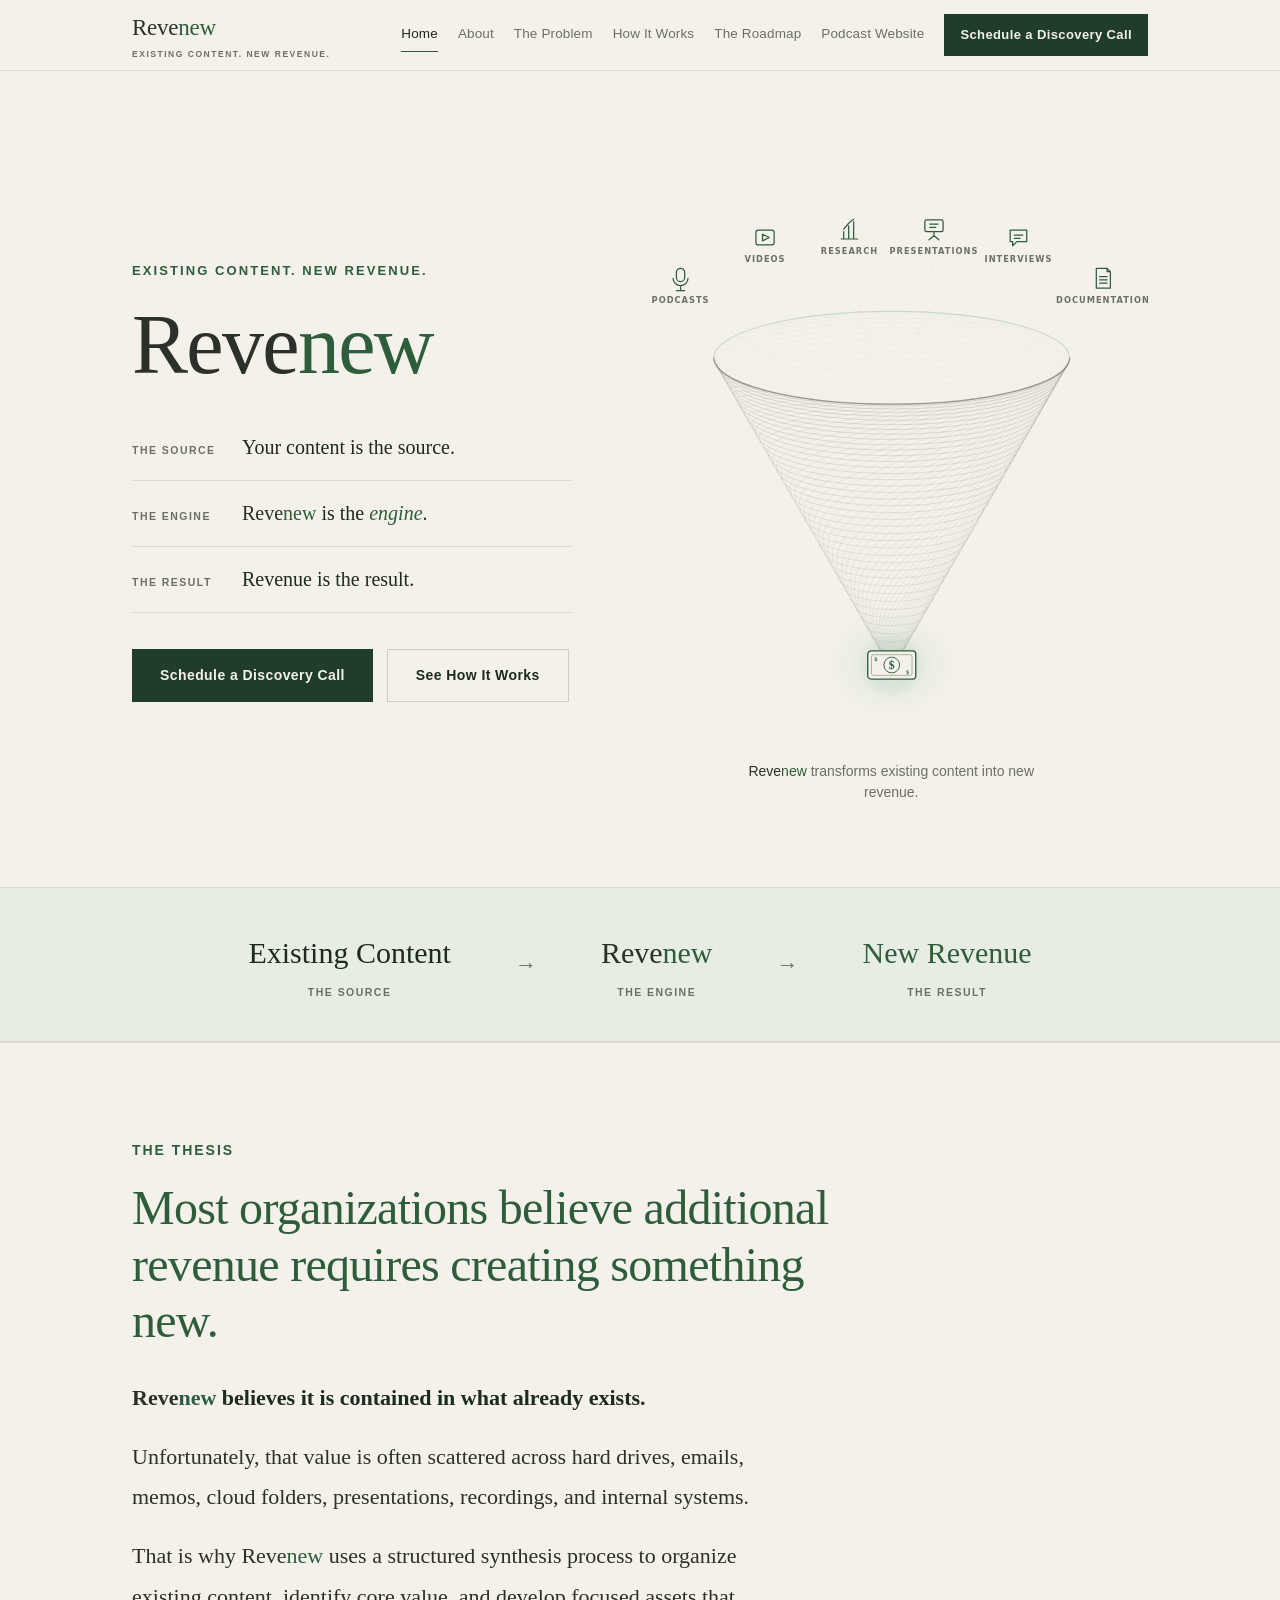
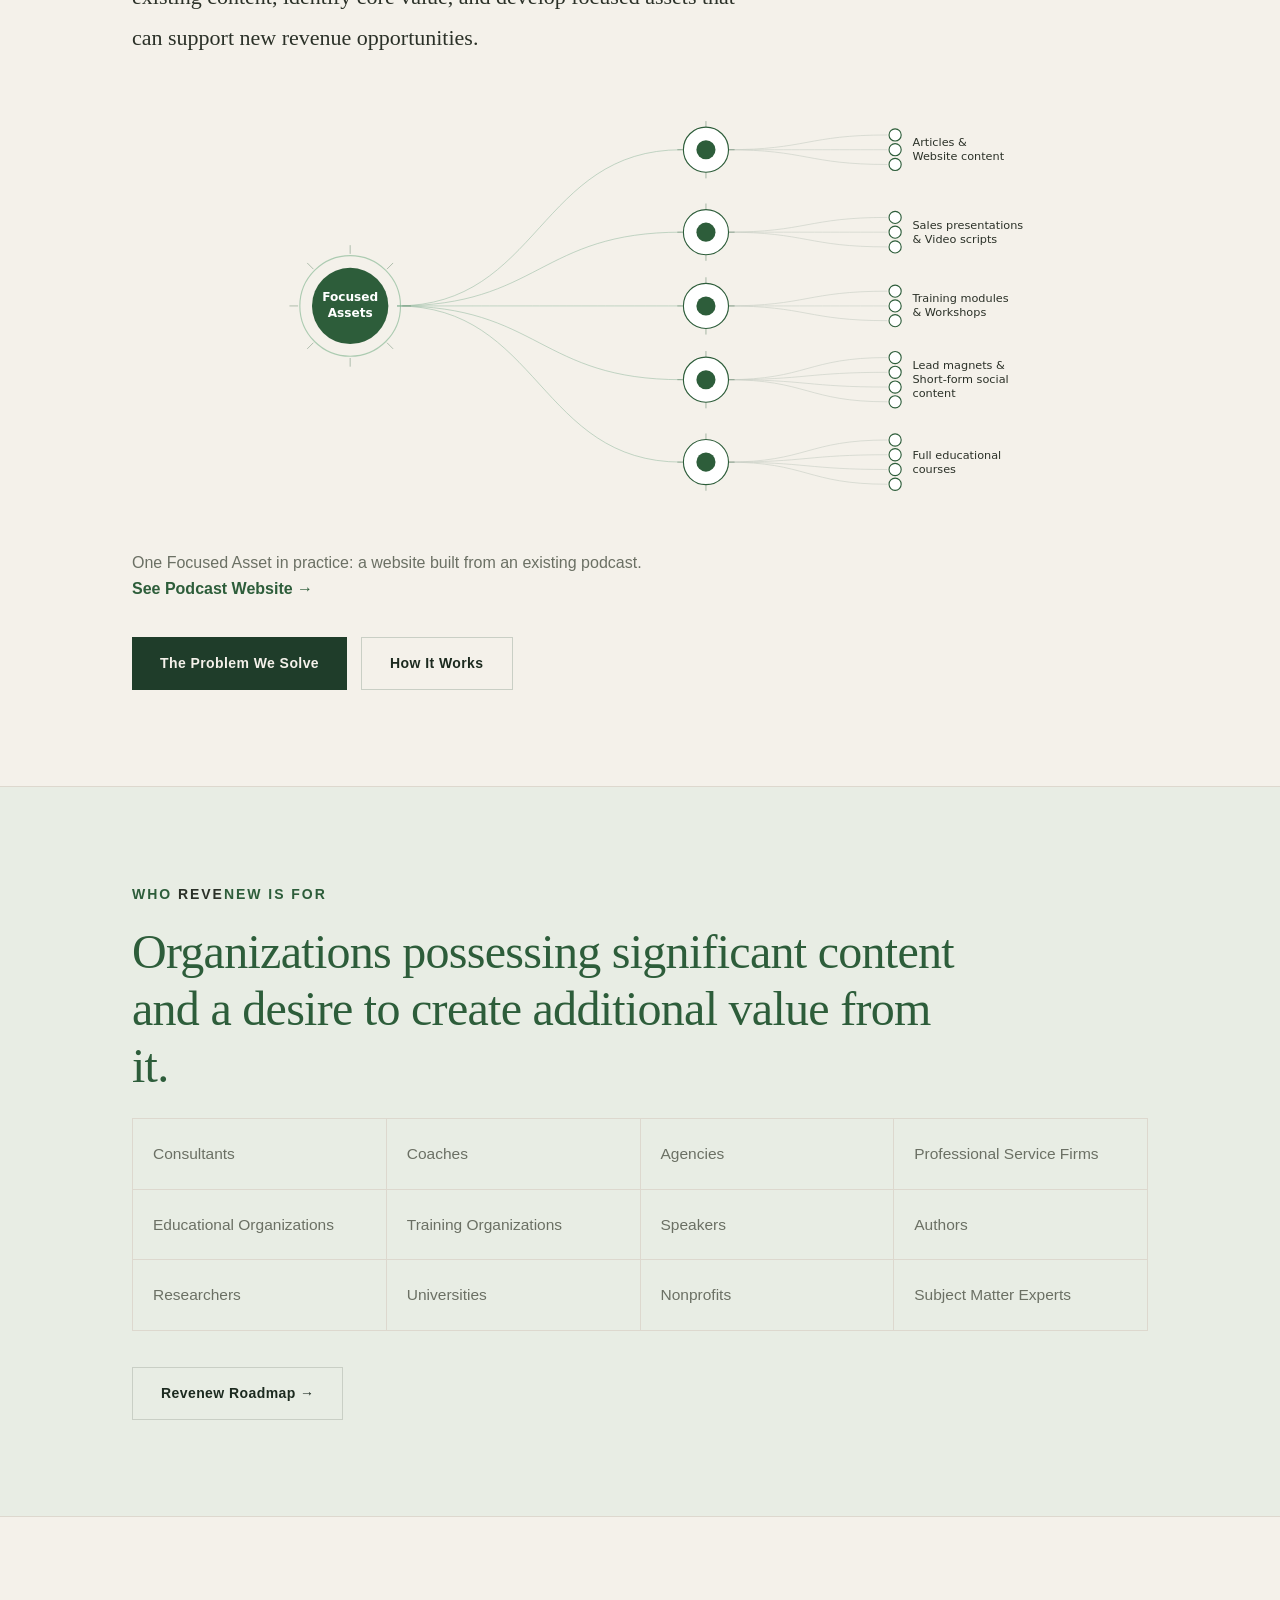
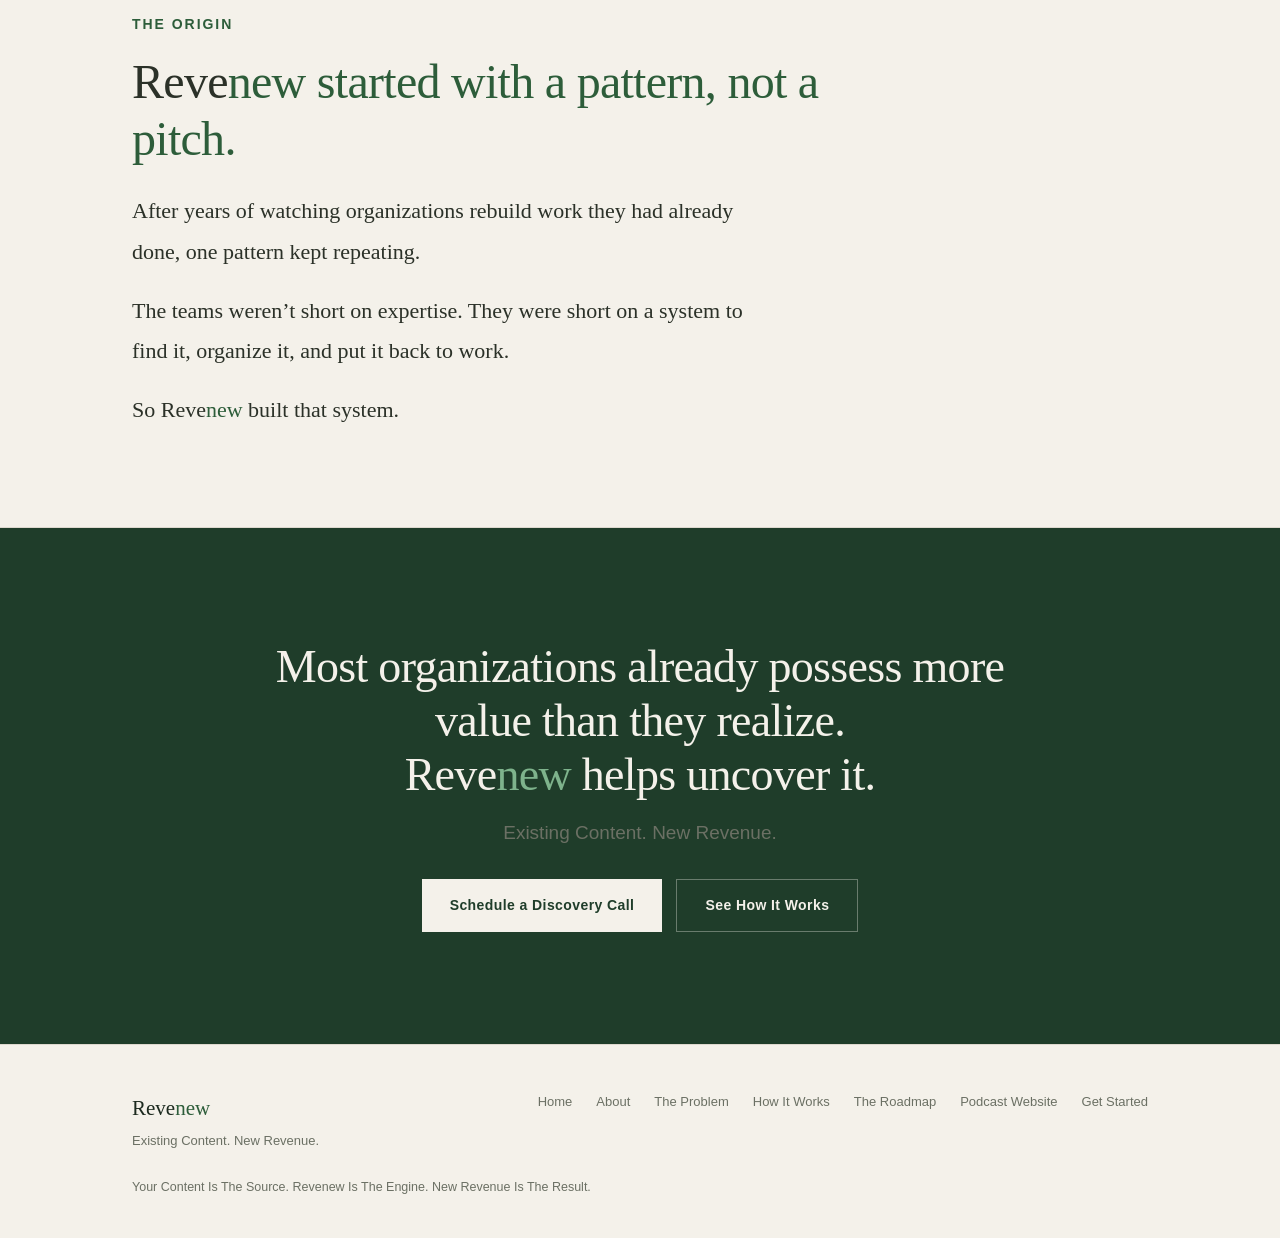
<file: index.html>
<!DOCTYPE html><html lang="en"><head>
<meta charset="utf-8">
<meta name="viewport" content="width=device-width, initial-scale=1">
<title>Home — Revenew</title>
<meta name="description" content="Revenew transforms existing content into focused assets and new revenue opportunities. Existing Content. New Revenue.">
<link rel="stylesheet" href="style.css">
</head><body>
<nav class="nav">
  <input type="checkbox" id="mtoggle" hidden>
  <div class="wrap"><div class="nav-inner">
  <a href="index.html" class="nav-logo">Reve<span class="g">new</span><span class="logo-tag">Existing Content. New Revenue.</span></a>
  <div class="nav-links"><a href="index.html" class="nav-link active">Home</a><a href="about.html" class="nav-link">About</a><a href="problem.html" class="nav-link">The Problem</a><a href="how-it-works.html" class="nav-link">How It Works</a><a href="revenew-roadmap.html" class="nav-link">The Roadmap</a><a href="podcast-website.html" class="nav-link">Podcast Website</a><a href="get-started.html" class="nav-cta">Schedule a Discovery Call</a></div>
  <label class="nav-burger" for="mtoggle" aria-label="Open menu"><span></span><span></span><span></span></label>
</div></div>
<div class="nav-mobile"><a href="index.html" class="nav-link active">Home</a><a href="about.html" class="nav-link">About</a><a href="problem.html" class="nav-link">The Problem</a><a href="how-it-works.html" class="nav-link">How It Works</a><a href="revenew-roadmap.html" class="nav-link">The Roadmap</a><a href="podcast-website.html" class="nav-link">Podcast Website</a><a href="get-started.html" class="nav-cta">Schedule a Discovery Call</a></div>
</nav>
<main>
<section class="section-hero"><div class="wrap">
  <div class="two-col two-col-center hero-grid" style="gap:56px;">
    <div>
      <div class="eyebrow" style="font-size:13px;letter-spacing:.16em;text-transform:uppercase;font-family:var(--sans);font-weight:600;">Existing Content. New Revenue.</div>
      <h1 class="display">Reve<span style="color:var(--billgreen)">new</span></h1>
      <div style="margin-top:26px;max-width:440px;">
        <div class="thesis-row"><span class="thesis-label">The Source</span><span class="thesis-line">Your content is the source.</span></div>
        <div class="thesis-row"><span class="thesis-label">The Engine</span><span class="thesis-line"><span class="bm"><span class="bm-r">Reve</span><span class="bm-n">new</span></span> is the <em>engine</em>.</span></div>
        <div class="thesis-row"><span class="thesis-label">The Result</span><span class="thesis-line">Revenue is the result.</span></div>
      </div>
      <div class="btn-row">
        <a class="btn btn-primary" href="get-started.html">Schedule a Discovery Call</a>
        <a class="btn btn-ghost" href="how-it-works.html">See How It Works</a>
      </div>
    </div>
    <div class="funnel-visual">
      <div class="funnel-art"><svg viewBox="0 0 620 720" xmlns="http://www.w3.org/2000/svg" role="img" aria-label="Scattered existing content — podcasts, videos, research, presentations, interviews and documentation — funneled down into revenue" style="width:100%;display:block;"><defs><radialGradient id="fHalo" cx="50%" cy="50%" r="50%"><stop offset="0%" stop-color="#9ECAAA" stop-opacity="0.30"/><stop offset="60%" stop-color="#9ECAAA" stop-opacity="0.09"/><stop offset="100%" stop-color="#9ECAAA" stop-opacity="0"/></radialGradient><radialGradient id="fGlow" cx="50%" cy="50%" r="50%"><stop offset="0%" stop-color="#E8EDE4" stop-opacity="0.8"/><stop offset="100%" stop-color="#9ECAAA" stop-opacity="0"/></radialGradient><radialGradient id="fCore" cx="50%" cy="50%" r="50%"><stop offset="0%" stop-color="#FFFFFF" stop-opacity="0.95"/><stop offset="100%" stop-color="#E8EDE4" stop-opacity="0"/></radialGradient><style>.src{stroke:#2D5D3A;stroke-width:1.5;fill:none;stroke-linecap:round;stroke-linejoin:round;}.srclbl{font-family:Instrument Sans,system-ui,sans-serif;font-size:10px;font-weight:600;letter-spacing:1.2px;fill:#6B7064;}</style></defs><ellipse cx="310" cy="610" rx="84" ry="66" fill="url(#fHalo)"/><circle cx="310" cy="612" r="40" fill="url(#fGlow)"/><circle cx="310" cy="612" r="20" fill="url(#fCore)"/><g><path d="M55,184 Q118.8,203 182.5,254" fill="none" stroke="#C9CFC5" stroke-width="1" stroke-dasharray="1.5,4" opacity="0.5"/><path d="M157,134.8 Q195.2,178.4 233.5,254" fill="none" stroke="#C9CFC5" stroke-width="1" stroke-dasharray="1.5,4" opacity="0.5"/><path d="M259,124.6 Q271.8,173.3 284.5,254" fill="none" stroke="#C9CFC5" stroke-width="1" stroke-dasharray="1.5,4" opacity="0.5"/><path d="M361,124.6 Q348.2,173.3 335.5,254" fill="none" stroke="#C9CFC5" stroke-width="1" stroke-dasharray="1.5,4" opacity="0.5"/><path d="M463,134.8 Q424.8,178.4 386.5,254" fill="none" stroke="#C9CFC5" stroke-width="1" stroke-dasharray="1.5,4" opacity="0.5"/><path d="M565,184 Q501.2,203 437.5,254" fill="none" stroke="#C9CFC5" stroke-width="1" stroke-dasharray="1.5,4" opacity="0.5"/><polyline points="525,240 524.7,241.8 523.9,244.6 522.5,248.1 520.5,252 517.8,256.3 514.4,261 510.3,266 505.5,271.3 499.9,276.8 493.5,282.5 486.4,288.3 478.6,294.3 470.2,300.4 461,306.5 451.2,312.7 440.9,319 430.1,325.2 418.8,331.4 407.2,337.6 395.3,343.8 383.1,349.9 370.9,355.9 358.6,361.9 346.3,367.8 334.2,373.6 322.4,379.3 310.9,385 299.8,390.6 289.3,396.1 279.3,401.6 270.1,407 261.6,412.5 253.9,417.9 247.1,423.3 241.3,428.8 236.4,434.3 232.5,440 229.7,445.7 227.9,451.7 227.1,457.7 227.4,464 228.6,470.5 230.7,477.3 233.7,484.4 237.5,491.7 242,499.4 247.2,507.5" fill="none" stroke="#899082" stroke-width="0.8" opacity="0.2"/><polyline points="252.9,515.9 259,524.7 265.4,533.9 272,543.5 278.6,553.5 285.1,563.9 291.4,574.7 297.3,585.9 302.7,597.5" fill="none" stroke="#C9CFC5" stroke-width="0.7" opacity="0.1"/><polyline points="523.7,246.1 522.9,247.8 521.2,250.6 518.9,254 516,257.9 512.3,262.1 507.9,266.7 502.7,271.6 496.8,276.7 490.2,282 482.8,287.5 474.8,293.2 466,298.9 456.7,304.7 446.7,310.6 436.2,316.5 425.2,322.5 413.8,328.4 402,334.3 389.9,340.1 377.7,346 365.3,351.7 353,357.4 340.7,363 328.5,368.6 316.7,374 305.1,379.4 294,384.8 283.5,390.1 273.5,395.3 264.3,400.5 255.8,405.7 248.1,410.9 241.4,416.1 235.5,421.3 230.7,426.7 226.8,432.1 224,437.6 222.2,443.3 221.5,449.2 221.7,455.3 222.9,461.6 225.1,468.1 228.1,475 232,482.1 236.5,489.6" fill="none" stroke="#899082" stroke-width="0.8" opacity="0.2"/><polyline points="241.7,497.4 247.5,505.6 253.7,514.2 260.1,523.2 266.8,532.6 273.6,542.3 280.2,552.5 286.7,563.1 292.8,574.1 298.4,585.5 303.5,597.3" fill="none" stroke="#C9CFC5" stroke-width="0.7" opacity="0.1"/><polyline points="520,252 518.5,253.8 516.1,256.5 512.9,259.8 509,263.6 504.4,267.7 499,272.2 492.8,276.9 485.9,281.8 478.4,287 470.1,292.2 461.1,297.6 451.6,303.1 441.4,308.7 430.8,314.2 419.6,319.9 408.1,325.5 396.2,331.1 384.1,336.6 371.7,342.2 359.3,347.6 346.9,353 334.6,358.4 322.4,363.6 310.6,368.8 299,374 287.9,379.1 277.4,384.1 267.5,389.1 258.2,394 249.8,399 242.2,403.9 235.4,408.9 229.6,414 224.8,419.1 221,424.3 218.2,429.6 216.5,435.1 215.8,440.7 216,446.6 217.3,452.7 219.5,459 222.6,465.6 226.5,472.6 231.1,479.8" fill="none" stroke="#899082" stroke-width="0.8" opacity="0.2"/><polyline points="236.4,487.5 242.2,495.4 248.5,503.8 255.1,512.6 261.9,521.7 268.8,531.3 275.6,541.3 282.2,551.6 288.6,562.4 294.4,573.6 299.7,585.1 304.4,597" fill="none" stroke="#C9CFC5" stroke-width="0.7" opacity="0.1"/><polyline points="513.7,257.9 511.7,259.6 508.6,262.2 504.5,265.4 499.7,269.1 494.2,273.1 487.8,277.4 480.8,281.9 473,286.6 464.6,291.5 455.5,296.6 445.7,301.7 435.5,306.9 424.7,312.1 413.4,317.4 401.8,322.7 389.8,328 377.6,333.2 365.3,338.5 352.8,343.6 340.4,348.8 328.1,353.8 315.9,358.8 304.1,363.7 292.6,368.6 281.5,373.4 271,378.2 261.1,382.9 252,387.6 243.6,392.4 236,397.1 229.3,401.8 223.6,406.6 218.8,411.5 215.1,416.5 212.4,421.6 210.7,426.8 210,432.3 210.4,437.9 211.7,443.8 214,449.9 217.2,456.4 221.1,463.1 225.8,470.1" fill="none" stroke="#899082" stroke-width="0.8" opacity="0.2"/><polyline points="231.2,477.5 237.1,485.3 243.5,493.5 250.2,502 257.2,511 264.2,520.3 271.2,530.1 278,540.2 284.6,550.8 290.7,561.8 296.2,573.1 301.1,584.8 305.3,596.8" fill="none" stroke="#C9CFC5" stroke-width="0.7" opacity="0.1"/><polyline points="505.1,263.5 502.6,265.2 498.7,267.7 493.9,270.8 488.2,274.3 481.8,278.1 474.6,282.2 466.7,286.5 458.2,291 449,295.7 439.1,300.4 428.8,305.3 417.9,310.2 406.6,315.1 394.9,320.1 382.9,325 370.6,330 358.3,334.9 345.8,339.8 333.4,344.6 321.1,349.3 309,354.1 297.2,358.7 285.7,363.3 274.8,367.9 264.3,372.4 254.5,376.9 245.4,381.3 237.1,385.8 229.6,390.3 223.1,394.8 217.4,399.4 212.8,404 209.1,408.8 206.5,413.6 204.9,418.7 204.3,423.9 204.8,429.3 206.2,435 208.6,440.9 211.8,447.1 215.9,453.7" fill="none" stroke="#899082" stroke-width="0.8" opacity="0.2"/><polyline points="220.7,460.5 226.2,467.7 232.2,475.3 238.7,483.2 245.6,491.5 252.7,500.3 259.9,509.4 267.1,519 274.1,528.9 280.8,539.3 287.2,550.1 293,561.2 298.2,572.7 302.7,584.5 306.3,596.7" fill="none" stroke="#C9CFC5" stroke-width="0.7" opacity="0.1"/><polyline points="494.2,268.9 491.2,270.4 486.6,272.9 481.1,275.8 474.6,279.1 467.4,282.8 459.5,286.7 450.9,290.7 441.6,295 431.7,299.4 421.3,303.8 410.4,308.4 399,313 387.3,317.6 375.3,322.2 363.1,326.8 350.7,331.4 338.3,336 326,340.5 313.7,345 301.7,349.4 289.9,353.8 278.6,358.1 267.7,362.4 257.4,366.6 247.7,370.8 238.7,375.1 230.5,379.3 223.1,383.5 216.7,387.8 211.1,392.1 206.6,396.6 203.1,401.1 200.6,405.8 199.1,410.6 198.6,415.6 199.2,420.8 200.7,426.3 203.2,432 206.6,438 210.8,444.3" fill="none" stroke="#899082" stroke-width="0.8" opacity="0.2"/><polyline points="215.7,450.9 221.3,457.9 227.5,465.3 234.2,473 241.2,481.2 248.4,489.7 255.8,498.6 263.2,508 270.4,517.8 277.4,527.9 284,538.5 290.1,549.4 295.6,560.7 300.3,572.3 304.3,584.3 307.3,596.5" fill="none" stroke="#C9CFC5" stroke-width="0.7" opacity="0.1"/><polyline points="481.2,273.9 477.6,275.4 472.4,277.7 466.2,280.4 459.1,283.6 451.2,287 442.6,290.6 433.4,294.5 423.5,298.4 413.1,302.5 402.2,306.7 390.8,310.9 379.1,315.2 367.2,319.5 355,323.8 342.7,328 330.4,332.3 318.1,336.5 305.9,340.7 294,344.8 282.4,348.9 271.1,352.9 260.4,356.9 250.2,360.9 240.6,364.9 231.8,368.8 223.7,372.8 216.5,376.8 210.2,380.9 204.8,385 200.4,389.2 197,393.5 194.6,397.9 193.3,402.5 193,407.3 193.7,412.3 195.4,417.6 198,423.1 201.5,428.9 205.8,435" fill="none" stroke="#899082" stroke-width="0.8" opacity="0.2"/><polyline points="210.9,441.4 216.7,448.2 223,455.4 229.8,462.9 237,470.8 244.4,479.2 252,487.9 259.5,497.1 267,506.7 274.2,516.6 281.1,527 287.4,537.7 293.2,548.8 298.3,560.3 302.6,572.1 305.9,584.1 308.3,596.4" fill="none" stroke="#C9CFC5" stroke-width="0.7" opacity="0.1"/><polyline points="466.1,278.5 462.1,279.9 456.4,282 449.6,284.6 441.8,287.5 433.4,290.7 424.2,294.1 414.4,297.7 404,301.4 393.2,305.2 381.9,309 370.3,312.9 358.4,316.9 346.4,320.8 334.2,324.7 321.9,328.7 309.8,332.6 297.7,336.4 285.9,340.3 274.4,344.1 263.4,347.8 252.8,351.6 242.7,355.3 233.3,359 224.7,362.7 216.8,366.4 209.7,370.2 203.6,374 198.4,377.8 194.2,381.8 190.9,385.9 188.7,390.1 187.6,394.5 187.4,399.1 188.3,403.9 190.1,408.9 192.9,414.3 196.6,419.8" fill="none" stroke="#899082" stroke-width="0.8" opacity="0.2"/><polyline points="201.1,425.8 206.3,432 212.2,438.6 218.7,445.5 225.7,452.9 233,460.6 240.7,468.8 248.4,477.3 256.2,486.3 263.9,495.7 271.3,505.4 278.5,515.6 285.1,526.2 291.2,537.1 296.6,548.4 301.2,560 304.9,571.9 307.7,584 309.4,596.4" fill="none" stroke="#C9CFC5" stroke-width="0.7" opacity="0.1"/><polyline points="449.2,282.7 444.8,283.9 438.6,285.9 431.3,288.3 423,291 414.1,293.9 404.4,297.1 394.2,300.4 383.5,303.7 372.4,307.2 360.9,310.8 349.1,314.3 337.2,317.9 325.1,321.5 313,325.1 301,328.7 289.2,332.3 277.5,335.8 266.2,339.3 255.3,342.8 244.9,346.2 235.1,349.7 225.9,353.1 217.4,356.6 209.7,360 202.9,363.6 196.9,367.1 191.9,370.8 187.9,374.5 184.9,378.4 182.9,382.4 181.9,386.6 181.9,390.9 183,395.5 185,400.4 187.9,405.5 191.8,410.9" fill="none" stroke="#899082" stroke-width="0.8" opacity="0.2"/><polyline points="196.5,416.6 201.9,422.6 208,429 214.7,435.8 221.8,443 229.4,450.5 237.2,458.5 245.1,466.8 253.1,475.6 261.1,484.8 268.8,494.4 276.1,504.4 283.1,514.7 289.4,525.5 295.1,536.6 300,548 304.1,559.7 307.3,571.7 309.4,584 310.5,596.4" fill="none" stroke="#C9CFC5" stroke-width="0.7" opacity="0.1"/><polyline points="430.7,286.4 426,287.5 419.3,289.3 411.5,291.4 402.9,293.9 393.5,296.6 383.5,299.4 373,302.4 362.1,305.5 350.8,308.7 339.2,311.9 327.4,315.1 315.6,318.4 303.7,321.7 291.9,324.9 280.2,328.2 268.8,331.4 257.7,334.6 247,337.8 236.8,341 227.2,344.1 218.2,347.3 210,350.5 202.5,353.7 195.9,357 190.2,360.3 185.4,363.8 181.6,367.3 178.8,370.9 177.1,374.7 176.3,378.7 176.5,382.8 177.8,387.2 180,391.9 183.2,396.8 187.2,402" fill="none" stroke="#899082" stroke-width="0.8" opacity="0.2"/><polyline points="192.1,407.5 197.7,413.3 204,419.6 210.8,426.1 218.2,433.1 226,440.5 234,448.2 242.2,456.4 250.4,465 258.5,474 266.5,483.4 274.1,493.2 281.3,503.4 288,514 294,524.9 299.2,536.2 303.6,547.8 307.1,559.6 309.7,571.7 311.2,584 311.6,596.4" fill="none" stroke="#C9CFC5" stroke-width="0.7" opacity="0.1"/><polyline points="410.7,289.5 405.7,290.5 398.7,292.1 390.6,294 381.7,296.2 372,298.6 361.8,301.2 351.1,303.9 340.1,306.7 328.7,309.5 317.2,312.4 305.6,315.3 293.9,318.3 282.3,321.2 270.9,324.1 259.7,327 248.9,329.9 238.5,332.8 228.5,335.7 219.2,338.6 210.5,341.6 202.5,344.5 195.3,347.5 189,350.5 183.5,353.6 179,356.8 175.4,360.1 172.9,363.5 171.3,367.1 170.8,370.8 171.3,374.8 172.8,379 175.2,383.4 178.6,388.1" fill="none" stroke="#899082" stroke-width="0.8" opacity="0.2"/><polyline points="182.8,393.1 187.9,398.5 193.7,404.1 200.2,410.2 207.3,416.6 214.9,423.3 222.8,430.5 231.1,438.1 239.5,446.1 248,454.5 256.3,463.4 264.5,472.6 272.4,482.2 279.9,492.3 286.8,502.7 293.2,513.4 298.7,524.5 303.5,535.9 307.3,547.6 310.2,559.6 312.1,571.7 312.9,584 312.6,596.5" fill="none" stroke="#C9CFC5" stroke-width="0.7" opacity="0.1"/><polyline points="389.6,292 384.4,292.9 377.1,294.3 368.8,296 359.6,297.9 349.8,300.1 339.4,302.4 328.7,304.8 317.7,307.2 306.4,309.7 295.1,312.3 283.7,314.9 272.5,317.5 261.3,320.1 250.4,322.7 239.9,325.3 229.7,327.9 220.1,330.6 211,333.2 202.6,335.8 194.9,338.5 188,341.2 182,344 176.8,346.9 172.5,349.8 169.3,352.9 167,356.1 165.7,359.5 165.4,363 166.2,366.8 167.9,370.8 170.6,375 174.2,379.6" fill="none" stroke="#899082" stroke-width="0.8" opacity="0.2"/><polyline points="178.7,384.4 184,389.5 190,395 196.7,400.8 204.1,407.1 211.9,413.7 220,420.7 228.5,428.1 237.1,435.9 245.8,444.2 254.5,452.8 262.9,461.9 271.1,471.4 278.8,481.2 286,491.5 292.6,502.1 298.5,513 303.6,524.3 307.8,535.8 311,547.6 313.3,559.6 314.5,571.8 314.6,584.2 313.7,596.6" fill="none" stroke="#C9CFC5" stroke-width="0.7" opacity="0.1"/><polyline points="367.5,294 362.2,294.7 354.7,295.8 346.2,297.3 336.9,299 327.1,300.9 316.7,302.9 306.1,305 295.2,307.1 284.2,309.3 273.2,311.6 262.2,313.8 251.4,316.1 240.9,318.4 230.6,320.7 220.8,323.1 211.5,325.4 202.8,327.8 194.7,330.2 187.3,332.6 180.7,335.1 175,337.6 170.1,340.2 166.2,343 163.2,345.8 161.2,348.8 160.2,352 160.2,355.3 161.2,358.9 163.2,362.7 166.2,366.7" fill="none" stroke="#899082" stroke-width="0.8" opacity="0.2"/><polyline points="170,371.1 174.8,375.7 180.3,380.7 186.6,386 193.6,391.6 201.1,397.7 209.1,404.1 217.5,410.9 226.2,418.2 235.1,425.8 244,433.9 252.9,442.4 261.6,451.3 270,460.6 278.1,470.3 285.6,480.4 292.5,490.9 298.6,501.6 304,512.7 308.6,524.1 312.1,535.8 314.7,547.7 316.3,559.8 316.8,572 316.2,584.4 314.6,596.8" fill="none" stroke="#C9CFC5" stroke-width="0.7" opacity="0.1"/><polyline points="344.8,295.3 339.3,295.8 331.8,296.8 323.3,298 314,299.5 304.2,301 294,302.7 283.5,304.5 272.9,306.4 262.3,308.3 251.7,310.2 241.3,312.2 231.1,314.2 221.2,316.2 211.8,318.2 202.8,320.3 194.4,322.4 186.7,324.5 179.7,326.7 173.4,328.9 168,331.2 163.5,333.6 159.9,336.1 157.3,338.7 155.6,341.5 154.9,344.5 155.2,347.6 156.5,351 158.8,354.6 162,358.5" fill="none" stroke="#899082" stroke-width="0.8" opacity="0.2"/><polyline points="166.1,362.6 171.1,367.1 176.9,371.9 183.5,377 190.7,382.5 198.5,388.4 206.7,394.6 215.4,401.3 224.3,408.4 233.4,415.9 242.6,423.8 251.7,432.1 260.7,440.9 269.4,450 277.6,459.6 285.4,469.5 292.6,479.8 299.1,490.4 304.8,501.4 309.6,512.6 313.5,524.2 316.5,535.9 318.4,547.9 319.2,560 319.1,572.3 317.8,584.6 315.6,597" fill="none" stroke="#C9CFC5" stroke-width="0.7" opacity="0.1"/><polyline points="321.6,295.9 316.2,296.3 308.6,297.1 300.1,298.1 291,299.2 281.3,300.6 271.4,302 261.3,303.5 251.1,305 240.9,306.6 230.9,308.3 221.1,310 211.7,311.7 202.6,313.4 194.1,315.2 186.1,317 178.7,318.9 172.1,320.8 166.2,322.8 161.2,324.9 157,327 153.8,329.3 151.5,331.7 150.1,334.3 149.8,337.1 150.4,340 152,343.2 154.6,346.6" fill="none" stroke="#899082" stroke-width="0.8" opacity="0.2"/><polyline points="158.1,350.3 162.5,354.3 167.8,358.5 173.9,363.2 180.7,368.1 188.1,373.4 196.2,379.1 204.7,385.2 213.6,391.8 222.7,398.7 232.1,406 241.5,413.8 250.9,421.9 260.1,430.5 269,439.5 277.6,448.9 285.6,458.7 293.1,468.9 299.8,479.4 305.8,490.2 311,501.3 315.2,512.7 318.5,524.4 320.7,536.2 321.9,548.2 322.1,560.3 321.2,572.6 319.3,584.9 316.4,597.2" fill="none" stroke="#C9CFC5" stroke-width="0.7" opacity="0.1"/><polyline points="298.4,295.9 292.9,296.2 285.5,296.7 277.1,297.5 268.2,298.4 258.8,299.4 249.2,300.6 239.6,301.8 229.9,303.1 220.4,304.4 211,305.8 202,307.2 193.4,308.6 185.3,310.1 177.7,311.7 170.8,313.3 164.6,315 159.1,316.7 154.4,318.5 150.7,320.5 147.8,322.6 145.8,324.8 144.9,327.1 144.9,329.7 145.8,332.5 147.8,335.4 150.7,338.7" fill="none" stroke="#899082" stroke-width="0.8" opacity="0.2"/><polyline points="154.5,342.2 159.2,346 164.8,350.1 171.1,354.5 178.2,359.3 185.9,364.5 194.2,370 203,376 212.1,382.3 221.5,389.1 231.1,396.3 240.8,403.9 250.4,411.9 259.9,420.4 269,429.2 277.8,438.5 286.1,448.1 293.9,458.1 300.9,468.5 307.2,479.2 312.6,490.2 317.2,501.5 320.7,513 323.3,524.7 324.8,536.6 325.3,548.6 324.8,560.8 323.2,573 320.7,585.2 317.2,597.5" fill="none" stroke="#C9CFC5" stroke-width="0.7" opacity="0.1"/><polyline points="275.2,295.3 269.9,295.3 262.6,295.7 254.5,296.2 245.9,296.9 236.9,297.7 227.8,298.5 218.7,299.5 209.7,300.5 200.9,301.6 192.3,302.7 184.2,303.9 176.5,305.1 169.4,306.4 162.9,307.7 157.1,309.2 152.1,310.7 147.9,312.3 144.5,314 142,315.9 140.5,317.9 139.9,320 140.2,322.4 141.5,325 143.8,327.8" fill="none" stroke="#899082" stroke-width="0.8" opacity="0.2"/><polyline points="147.1,330.8 151.2,334.2 156.2,337.8 162.1,341.7 168.7,346 176.1,350.6 184.1,355.7 192.6,361 201.6,366.8 211,373 220.7,379.7 230.5,386.7 240.4,394.2 250.3,402 260,410.3 269.4,419.1 278.5,428.2 287,437.7 295,447.6 302.3,457.8 308.9,468.4 314.6,479.2 319.4,490.4 323.3,501.8 326.1,513.4 328,525.2 328.8,537.1 328.5,549.1 327.3,561.3 325.1,573.5 321.9,585.6 317.9,597.8" fill="none" stroke="#C9CFC5" stroke-width="0.7" opacity="0.1"/><polyline points="252.5,294 247.3,293.9 240.3,294 232.5,294.3 224.3,294.8 215.9,295.3 207.4,295.9 198.9,296.6 190.6,297.4 182.6,298.2 175,299.1 167.8,300.1 161.2,301.1 155.2,302.2 149.8,303.4 145.3,304.7 141.5,306.1 138.5,307.6 136.5,309.2 135.3,311 135.1,313 135.9,315.1 137.6,317.5 140.2,320.2" fill="none" stroke="#899082" stroke-width="0.8" opacity="0.2"/><polyline points="143.8,323 148.2,326.2 153.6,329.7 159.8,333.5 166.7,337.6 174.3,342.1 182.6,346.9 191.4,352.2 200.7,357.8 210.3,363.9 220.3,370.3 230.3,377.2 240.5,384.6 250.6,392.3 260.5,400.5 270.2,409.1 279.5,418 288.3,427.4 296.5,437.2 304.1,447.3 310.9,457.7 316.8,468.4 321.9,479.5 326.1,490.7 329.2,502.2 331.3,513.9 332.4,525.8 332.5,537.7 331.6,549.8 329.6,561.9 326.8,574 323.1,586.1 318.5,598.1" fill="none" stroke="#C9CFC5" stroke-width="0.7" opacity="0.1"/><polyline points="230.4,292 225.5,291.8 218.8,291.8 211.5,291.8 203.8,292.1 195.9,292.4 188.1,292.8 180.4,293.2 173,293.8 165.9,294.4 159.2,295.1 153.1,295.9 147.6,296.7 142.8,297.7 138.6,298.7 135.3,299.9 132.8,301.2 131.2,302.6 130.5,304.2 130.7,306 131.8,308 133.9,310.2" fill="none" stroke="#899082" stroke-width="0.8" opacity="0.2"/><polyline points="136.9,312.6 140.8,315.3 145.7,318.3 151.3,321.7 157.8,325.3 165,329.3 173,333.6 181.5,338.3 190.6,343.4 200.1,348.9 210,354.8 220.2,361.2 230.5,367.9 240.9,375.1 251.2,382.7 261.4,390.8 271.3,399.2 280.8,408.1 289.8,417.3 298.3,426.9 306.1,436.9 313.2,447.2 319.4,457.8 324.7,468.8 329.1,479.9 332.5,491.3 334.9,502.9 336.3,514.6 336.6,526.5 336,538.5 334.3,550.5 331.7,562.5 328.3,574.6 324,586.5 319.1,598.5" fill="none" stroke="#C9CFC5" stroke-width="0.7" opacity="0.1"/><polyline points="209.3,289.5 204.6,289.1 198.4,288.9 191.5,288.8 184.5,288.8 177.3,288.9 170.3,289.1 163.4,289.3 156.9,289.7 150.8,290.1 145.3,290.6 140.3,291.2 135.9,292 132.3,292.8 129.5,293.7 127.4,294.8 126.3,296 126,297.5 126.6,299.1 128.1,300.9 130.6,302.9" fill="none" stroke="#899082" stroke-width="0.8" opacity="0.2"/><polyline points="134,305.2 138.3,307.7 143.5,310.6 149.5,313.7 156.3,317.2 163.8,321 172,325.2 180.9,329.8 190.2,334.8 200,340.1 210.2,345.9 220.6,352.1 231.1,358.8 241.7,365.8 252.3,373.3 262.7,381.2 272.8,389.5 282.5,398.3 291.8,407.4 300.5,416.9 308.5,426.7 315.8,436.9 322.2,447.4 327.8,458.2 332.4,469.3 336.1,480.6 338.7,492.1 340.4,503.7 340.9,515.5 340.5,527.4 339.1,539.3 336.8,551.3 333.6,563.2 329.5,575.2 324.8,587 319.5,598.8" fill="none" stroke="#C9CFC5" stroke-width="0.7" opacity="0.1"/><polyline points="189.3,286.4 185,285.9 179.2,285.5 173,285.2 166.6,285 160.3,284.9 154.1,284.9 148.2,285 142.7,285.2 137.7,285.4 133.2,285.8 129.4,286.3 126.3,286.9 123.9,287.6 122.4,288.5 121.7,289.6 121.8,290.8 122.9,292.2 124.9,293.8" fill="none" stroke="#899082" stroke-width="0.8" opacity="0.2"/><polyline points="127.7,295.7 131.5,297.8 136.2,300.2 141.7,302.9 148,305.9 155.2,309.3 163,312.9 171.5,317 180.6,321.4 190.3,326.3 200.3,331.5 210.7,337.2 221.4,343.2 232.2,349.7 243,356.7 253.7,364 264.3,371.8 274.7,380 284.6,388.6 294.1,397.6 303,407 311.2,416.8 318.7,426.8 325.4,437.2 331.2,447.9 336,458.9 339.9,470.1 342.8,481.4 344.6,493 345.4,504.7 345.2,516.5 344.1,528.3 341.9,540.2 338.9,552.1 335.1,564 330.6,575.8 325.4,587.6 319.8,599.2" fill="none" stroke="#C9CFC5" stroke-width="0.7" opacity="0.1"/><polyline points="170.8,282.7 166.8,282.1 161.7,281.5 156.1,281.1 150.5,280.7 145,280.4 139.7,280.3 134.8,280.2 130.4,280.3 126.5,280.4 123.2,280.7 120.6,281.1 118.8,281.6 117.7,282.3 117.5,283.1 118.1,284.2 119.6,285.4" fill="none" stroke="#899082" stroke-width="0.8" opacity="0.2"/><polyline points="122,286.9 125.3,288.6 129.5,290.6 134.5,292.8 140.4,295.4 147.1,298.2 154.5,301.4 162.7,305 171.5,308.9 180.9,313.2 190.8,317.9 201.1,323 211.7,328.5 222.6,334.5 233.6,340.9 244.6,347.7 255.6,354.9 266.4,362.6 276.9,370.7 287.1,379.2 296.7,388.1 305.8,397.3 314.3,407 321.9,416.9 328.8,427.2 334.8,437.8 339.9,448.7 343.9,459.8 347,471 349,482.5 350.1,494.1 350.1,505.8 349.1,517.6 347.2,529.4 344.4,541.2 340.7,553.1 336.4,564.8 331.4,576.5 325.9,588.1 319.9,599.6" fill="none" stroke="#C9CFC5" stroke-width="0.7" opacity="0.1"/><polyline points="153.9,278.5 150.4,277.8 145.8,277.1 141,276.5 136.2,276 131.6,275.6 127.4,275.3 123.5,275.1 120.2,275 117.5,275.1 115.4,275.3 114.1,275.6 113.6,276.1 113.8,276.8 114.9,277.7 116.8,278.7" fill="none" stroke="#899082" stroke-width="0.8" opacity="0.2"/><polyline points="119.7,280 123.4,281.6 127.9,283.4 133.3,285.5 139.6,287.9 146.6,290.6 154.4,293.7 162.8,297.1 171.9,300.9 181.6,305.1 191.7,309.7 202.3,314.7 213.2,320.1 224.3,325.9 235.5,332.2 246.7,338.9 257.9,346 268.9,353.6 279.6,361.5 289.9,369.9 299.8,378.7 309,387.9 317.6,397.4 325.5,407.3 332.5,417.4 338.7,427.9 343.9,438.7 348.2,449.7 351.4,460.9 353.7,472.2 354.9,483.7 355.1,495.4 354.3,507.1 352.5,518.8 349.9,530.6 346.4,542.3 342.2,554 337.3,565.7 331.9,577.2 326.1,588.7 320,600" fill="none" stroke="#C9CFC5" stroke-width="0.7" opacity="0.1"/><polyline points="138.8,273.9 135.8,273.1 131.9,272.3 127.9,271.5 124,270.9 120.4,270.4 117.1,270 114.4,269.7 112.3,269.6 110.7,269.6 109.9,269.7 109.9,270 110.6,270.5 112.2,271.2" fill="none" stroke="#899082" stroke-width="0.8" opacity="0.2"/><polyline points="114.6,272.1 117.8,273.3 121.9,274.7 126.9,276.4 132.7,278.3 139.2,280.6 146.6,283.2 154.7,286.1 163.5,289.4 172.9,293.1 182.8,297.1 193.2,301.6 204,306.5 215.1,311.8 226.4,317.5 237.8,323.7 249.2,330.3 260.6,337.3 271.8,344.7 282.6,352.6 293.1,360.9 303.1,369.5 312.6,378.6 321.3,388 329.3,397.8 336.5,407.9 342.9,418.2 348.2,428.9 352.7,439.8 356.1,450.9 358.5,462.2 359.8,473.6 360.2,485.1 359.5,496.8 357.9,508.4 355.4,520.1 352.1,531.8 348,543.5 343.3,555.1 338,566.6 332.2,578" fill="none" stroke="#C9CFC5" stroke-width="0.7" opacity="0.1"/><polyline points="326.2,589.2 319.9,600.4" fill="none" stroke="#899082" stroke-width="0.8" opacity="0.2"/><polyline points="125.8,268.9 123.2,268 120,267.1 116.9,266.2 113.9,265.5 111.3,264.9 109.2,264.4 107.6,264.1 106.6,263.9 106.3,263.9 106.8,264 108,264.3" fill="none" stroke="#899082" stroke-width="0.8" opacity="0.2"/><polyline points="110,264.9 112.9,265.6 116.5,266.6 121,267.9 126.4,269.4 132.5,271.2 139.5,273.4 147.2,275.9 155.6,278.7 164.6,281.9 174.3,285.4 184.5,289.4 195.1,293.7 206.2,298.5 217.5,303.7 229,309.3 240.6,315.3 252.2,321.8 263.7,328.7 275,336.1 286.1,343.8 296.7,352 306.9,360.6 316.4,369.5 325.3,378.9 333.5,388.5 340.8,398.5 347.3,408.8 352.8,419.3 357.3,430.1 360.9,441.1 363.4,452.3 364.9,463.7 365.4,475.1 364.9,486.7 363.4,498.3 361,509.9 357.8,521.5 353.8,533.1 349.2,544.6 344,556.1 338.3,567.4" fill="none" stroke="#C9CFC5" stroke-width="0.7" opacity="0.1"/><polyline points="332.3,578.7 326.1,589.8 319.8,600.8" fill="none" stroke="#899082" stroke-width="0.8" opacity="0.2"/><polyline points="114.9,263.5 112.8,262.6 110.4,261.6 108.1,260.7 106.2,259.9 104.6,259.2 103.6,258.7 103.1,258.3 103.4,258.1 104.3,258.1" fill="none" stroke="#899082" stroke-width="0.8" opacity="0.2"/><polyline points="106,258.2 108.5,258.6 111.8,259.2 115.8,260.1 120.8,261.2 126.5,262.6 133,264.3 140.3,266.3 148.3,268.7 157,271.4 166.4,274.4 176.3,277.9 186.7,281.7 197.6,286 208.8,290.6 220.3,295.7 232,301.2 243.8,307.2 255.6,313.6 267.3,320.4 278.7,327.6 289.9,335.3 300.7,343.4 310.9,351.8 320.6,360.7 329.6,369.9 337.9,379.5 345.4,389.4 351.9,399.5 357.6,410 362.2,420.7 365.9,431.6 368.5,442.7 370.1,454 370.7,465.4 370.3,476.8 369,488.3 366.7,499.9 363.5,511.5 359.6,523 355.1,534.5 349.9,545.8 344.3,557.2" fill="none" stroke="#C9CFC5" stroke-width="0.7" opacity="0.1"/><polyline points="338.3,568.3 332,579.4 325.7,590.3 319.5,601.1" fill="none" stroke="#899082" stroke-width="0.8" opacity="0.2"/><polyline points="106.3,257.9 104.8,256.9 103.2,255.8 101.8,254.9 100.8,254 100.3,253.3 100.4,252.8 101.1,252.4" fill="none" stroke="#899082" stroke-width="0.8" opacity="0.2"/><polyline points="102.5,252.2 104.7,252.3 107.6,252.5 111.3,253 115.8,253.7 121.1,254.7 127.2,256 134.1,257.5 141.7,259.4 150,261.7 159,264.3 168.6,267.2 178.8,270.6 189.5,274.3 200.6,278.4 212,283 223.7,288 235.6,293.4 247.5,299.3 259.4,305.5 271.3,312.2 282.9,319.4 294.1,327 305,334.9 315.4,343.3 325.2,352.1 334.3,361.2 342.6,370.7 350.2,380.4 356.8,390.5 362.6,400.9 367.3,411.5 371.1,422.3 373.8,433.4 375.5,444.5 376.2,455.8 375.8,467.2 374.5,478.7 372.3,490.1 369.3,501.6 365.4,513.1 360.9,524.5 355.8,535.8 350.1,547.1" fill="none" stroke="#C9CFC5" stroke-width="0.7" opacity="0.1"/><polyline points="344.1,558.2 337.9,569.2 331.6,580.1 325.2,590.9 319.1,601.5" fill="none" stroke="#899082" stroke-width="0.8" opacity="0.2"/><polyline points="100,252 99.1,251 98.3,249.9 97.9,248.9 97.9,248.1 98.4,247.4" fill="none" stroke="#899082" stroke-width="0.8" opacity="0.2"/><polyline points="99.7,246.9 101.5,246.5 104.1,246.4 107.5,246.5 111.6,246.8 116.5,247.4 122.2,248.3 128.6,249.4 135.8,250.9 143.7,252.7 152.4,254.8 161.6,257.3 171.5,260.2 181.9,263.4 192.8,267 204.1,271.1 215.7,275.5 227.6,280.4 239.6,285.8 251.7,291.5 263.7,297.7 275.7,304.3 287.4,311.4 298.7,318.8 309.7,326.7 320.2,335 330,343.7 339.2,352.7 347.6,362.1 355.2,371.8 362,381.8 367.8,392 372.6,402.6 376.4,413.3 379.2,424.2 380.9,435.3 381.7,446.5 381.4,457.8 380.2,469.2 378,480.6 375,492 371.2,503.4 366.7,514.7 361.5,526" fill="none" stroke="#C9CFC5" stroke-width="0.7" opacity="0.1"/><polyline points="355.9,537.2 349.9,548.3 343.6,559.3 337.2,570.1 330.8,580.8 324.6,591.4 318.6,601.8" fill="none" stroke="#899082" stroke-width="0.8" opacity="0.2"/><polyline points="96.3,246.1 96,245 96,243.9 96.4,242.9" fill="none" stroke="#899082" stroke-width="0.8" opacity="0.2"/><polyline points="97.4,242.1 99.1,241.4 101.4,240.9 104.4,240.7 108.1,240.6 112.6,240.8 117.9,241.3 123.9,242.1 130.7,243.1 138.2,244.4 146.4,246.1 155.3,248.1 164.9,250.5 175,253.3 185.6,256.4 196.7,260 208.2,263.9 220,268.3 232,273.1 244.1,278.3 256.3,284 268.5,290.1 280.5,296.6 292.3,303.6 303.7,311 314.8,318.8 325.3,326.9 335.2,335.5 344.4,344.4 352.9,353.7 360.6,363.3 367.3,373.2 373.2,383.4 378,393.8 381.9,404.5 384.7,415.3 386.5,426.3 387.2,437.4 387,448.7 385.8,460 383.7,471.3 380.7,482.6 376.9,493.9 372.3,505.2 367.2,516.4" fill="none" stroke="#C9CFC5" stroke-width="0.7" opacity="0.1"/><polyline points="361.6,527.6 355.5,538.6 349.2,549.5 342.7,560.3 336.2,571 329.8,581.5 323.7,591.9 318,602.2" fill="none" stroke="#899082" stroke-width="0.8" opacity="0.2"/><polyline points="95.3,239 96.1,237.9 97.5,236.9 99.5,236.1 102.2,235.5 105.6,235.1 109.7,234.9 114.5,235 120.1,235.4 126.5,236 133.6,236.9 141.4,238.2 149.8,239.7 159,241.7 168.8,244 179.1,246.6 189.9,249.7 201.2,253.1 212.8,257 224.7,261.3 236.9,266 249.1,271.1 261.4,276.7 273.7,282.7 285.8,289.2 297.6,296 309.1,303.3 320.2,311 330.7,319.1 340.7,327.6 349.9,336.4 358.4,345.6 366.1,355.1 372.9,365 378.7,375 383.6,385.4 387.5,395.9 390.3,406.7 392.1,417.6 392.9,428.6 392.6,439.8 391.4,451 389.3,462.2 386.3,473.5 382.5,484.7 378,495.9 372.8,507.1" fill="none" stroke="#C9CFC5" stroke-width="0.7" opacity="0.1"/><polyline points="367.1,518.1 361,529.1 354.6,539.9 348,550.7 341.4,561.3 334.9,571.8 328.6,582.1 322.7,592.3 317.3,602.5" fill="none" stroke="#899082" stroke-width="0.8" opacity="0.2"/><polyline points="96.3,233.9 97.1,232.9 98.8,231.9 101.1,231 104,230.2 107.7,229.7 112.1,229.4 117.3,229.4 123.2,229.6 129.8,230.1 137.2,231 145.2,232.1 154,233.6 163.3,235.4 173.3,237.6 183.8,240.2 194.8,243.1 206.2,246.5 218,250.3 230.1,254.5 242.3,259.1 254.7,264.2 267,269.7 279.3,275.6 291.5,281.9 303.3,288.7 314.9,295.9 326,303.5 336.5,311.5 346.5,319.9 355.7,328.7 364.2,337.8 371.9,347.2 378.6,356.9 384.5,366.9 389.3,377.2 393.2,387.6 396,398.3 397.8,409.1 398.5,420 398.3,431.1 397.1,442.2 394.9,453.4 391.9,464.6 388,475.7 383.5,486.8" fill="none" stroke="#C9CFC5" stroke-width="0.7" opacity="0.1"/><polyline points="378.3,497.9 372.5,508.9 366.3,519.8 359.9,530.6 353.2,541.3 346.4,551.8 339.8,562.2 333.3,572.5 327.2,582.7 321.6,592.8 316.5,602.7" fill="none" stroke="#899082" stroke-width="0.8" opacity="0.2"/><polyline points="100,228 101.5,227 103.9,226 107.1,225.1 111,224.5 115.6,224.1 121,224 127.2,224.1 134.1,224.5 141.6,225.2 149.9,226.3 158.9,227.6 168.4,229.4 178.6,231.5 189.2,234 200.4,236.8 211.9,240.1 223.8,243.8 235.9,247.9 248.3,252.5 260.7,257.4 273.1,262.9 285.4,268.7 297.6,275 309.4,281.7 321,288.8 332.1,296.3 342.6,304.2 352.5,312.5 361.8,321.2 370.2,330.2 377.8,339.5 384.6,349.2 390.4,359.1 395.2,369.2 399,379.6 401.8,390.1 403.5,400.9 404.2,411.7 404,422.7 402.7,433.7 400.5,444.8 397.4,455.9 393.5,467 388.9,478" fill="none" stroke="#C9CFC5" stroke-width="0.7" opacity="0.1"/><polyline points="383.6,489 377.8,499.9 371.5,510.7 364.9,521.5 358.1,532.1 351.2,542.5 344.4,552.9 337.8,563.1 331.4,573.2 325.6,583.2 320.3,593.1 315.6,603" fill="none" stroke="#899082" stroke-width="0.8" opacity="0.2"/><polyline points="106.3,222.1 108.3,221.2 111.4,220.3 115.5,219.5 120.3,219 125.8,218.8 132.2,218.8 139.2,219.1 147,219.7 155.4,220.7 164.5,221.9 174.3,223.6 184.5,225.6 195.3,228 206.6,230.8 218.2,234 230.2,237.6 242.4,241.6 254.7,246.1 267.2,251 279.6,256.3 291.9,262.1 304.1,268.3 315.9,274.9 327.4,281.9 338.5,289.3 349,297.2 358.9,305.4 368,314 376.4,322.9 384,332.1 390.7,341.6 396.4,351.4 401.2,361.5 404.9,371.8 407.6,382.2 409.3,392.9 410,403.6 409.6,414.5 408.3,425.4 406,436.4 402.8,447.4 398.9,458.4 394.2,469.4" fill="none" stroke="#C9CFC5" stroke-width="0.7" opacity="0.1"/><polyline points="388.8,480.3 382.9,491.1 376.5,501.9 369.8,512.5 362.8,523.1 355.8,533.5 348.8,543.8 342,553.9 335.4,564 329.3,573.9 323.8,583.7 318.9,593.5 314.7,603.2" fill="none" stroke="#899082" stroke-width="0.8" opacity="0.2"/><polyline points="114.9,216.5 117.4,215.6 121.3,214.8 126.1,214.2 131.8,213.8 138.2,213.7 145.4,213.9 153.3,214.5 161.8,215.3 171,216.5 180.9,218.1 191.2,220 202.1,222.3 213.4,225 225.1,228.1 237.1,231.7 249.4,235.6 261.7,240 274.2,244.8 286.6,250.1 298.9,255.7 311,261.8 322.8,268.4 334.3,275.3 345.2,282.7 355.7,290.4 365.5,298.5 374.6,307 382.9,315.8 390.4,325 396.9,334.4 402.6,344.1 407.2,354.1 410.9,364.2 413.5,374.6 415.1,385.1 415.7,395.8 415.2,406.6 413.8,417.4 411.4,428.3 408.2,439.2 404.1,450.1" fill="none" stroke="#C9CFC5" stroke-width="0.7" opacity="0.1"/><polyline points="399.3,461 393.8,471.8 387.8,482.6 381.3,493.2 374.4,503.8 367.3,514.3 360.1,524.6 352.9,534.8 345.9,544.9 339.2,554.8 332.8,564.7 327,574.5 321.8,584.1 317.3,593.8 313.7,603.3" fill="none" stroke="#899082" stroke-width="0.8" opacity="0.2"/><polyline points="125.8,211.1 128.8,210.3 133.4,209.6 138.9,209.2 145.4,209 152.6,209.1 160.5,209.5 169.1,210.3 178.4,211.4 188.3,212.8 198.7,214.7 209.6,216.9 221,219.5 232.7,222.5 244.7,226 256.9,229.9 269.3,234.2 281.7,238.9 294,244.1 306.3,249.7 318.3,255.7 330.1,262.1 341.4,269 352.3,276.3 362.6,283.9 372.3,291.9 381.3,300.3 389.5,309 396.9,318.1 403.3,327.4 408.9,337 413.4,346.9 416.9,357 419.4,367.3 420.9,377.7 421.4,388.2 420.8,398.9 419.3,409.7 416.8,420.5 413.4,431.3 409.2,442.1" fill="none" stroke="#C9CFC5" stroke-width="0.7" opacity="0.1"/><polyline points="404.3,452.9 398.7,463.6 392.5,474.2 385.8,484.8 378.8,495.3 371.6,505.7 364.2,515.9 356.8,526 349.6,536 342.6,545.9 336,555.7 329.9,565.4 324.4,575 319.7,584.5 315.7,594 312.7,603.5" fill="none" stroke="#899082" stroke-width="0.8" opacity="0.2"/><polyline points="138.8,206.1 142.4,205.4 147.6,204.8 153.8,204.5 160.9,204.5 168.8,204.9 177.4,205.5 186.6,206.5 196.5,207.9 206.9,209.6 217.8,211.8 229.2,214.3 240.9,217.3 252.8,220.6 265,224.4 277.3,228.7 289.6,233.3 301.9,238.4 314.1,243.9 326,249.8 337.6,256.2 348.9,263 359.6,270.1 369.8,277.7 379.4,285.6 388.2,293.9 396.3,302.6 403.5,311.5 409.8,320.8 415.2,330.3 419.6,340 423,350 425.4,360.2 426.7,370.5 427,380.9 426.3,391.5 424.6,402.1 422,412.8 418.5,423.5 414.2,434.3" fill="none" stroke="#C9CFC5" stroke-width="0.7" opacity="0.1"/><polyline points="409.1,444.9 403.3,455.6 397,466.1 390.2,476.6 383,487 375.6,497.3 368,507.4 360.5,517.4 353,527.4 345.8,537.2 338.9,546.8 332.6,556.4 326.8,565.9 321.7,575.4 317.4,584.8 314.1,594.2 311.7,603.6" fill="none" stroke="#899082" stroke-width="0.8" opacity="0.2"/><polyline points="153.9,201.5 157.9,200.9 163.6,200.5 170.4,200.4 178.2,200.6 186.6,201.1 195.8,202 205.6,203.3 216,205 226.8,207 238.1,209.5 249.7,212.3 261.6,215.6 273.6,219.3 285.8,223.5 298.1,228 310.2,233 322.3,238.5 334.1,244.3 345.6,250.6 356.6,257.3 367.2,264.3 377.3,271.8 386.7,279.6 395.3,287.8 403.2,296.4 410.3,305.2 416.4,314.4 421.6,323.8 425.8,333.4 429.1,343.3 431.3,353.3 432.4,363.6 432.6,373.9 431.7,384.4 429.9,394.9 427.1,405.5 423.4,416.1" fill="none" stroke="#C9CFC5" stroke-width="0.7" opacity="0.1"/><polyline points="418.9,426.7 413.7,437.2 407.8,447.8 401.3,458.2 394.3,468.6 387,478.9 379.3,489.1 371.6,499.1 363.8,509.1 356.1,518.9 348.7,528.6 341.5,538.2 334.9,547.7 328.8,557.1 323.4,566.4 318.8,575.7 315.1,585 312.3,594.3 310.6,603.6" fill="none" stroke="#899082" stroke-width="0.8" opacity="0.2"/><polyline points="170.8,197.3 175.2,196.8 181.4,196.6 188.7,196.7 197,197.1 205.9,197.9 215.6,199.1 225.8,200.6 236.5,202.6 247.6,205 259.1,207.7 270.9,210.9 282.8,214.5 294.9,218.6 307,223.1 319,228 330.8,233.3 342.5,239.1 353.8,245.3 364.7,251.9 375.1,258.8 384.9,266.2 394.1,273.9 402.6,282 410.3,290.5 417.1,299.2 423.1,308.2 428.1,317.5 432.1,327.1 435.1,336.8 437.1,346.8 438.1,356.9 438.1,367.1 437,377.5 435,387.9 432.1,398.4 428.2,408.8" fill="none" stroke="#C9CFC5" stroke-width="0.7" opacity="0.1"/><polyline points="423.5,419.3 418.1,429.8 412,440.2 405.3,450.6 398.2,460.8 390.6,471 382.8,481.1 374.9,491 366.9,500.9 358.9,510.6 351.2,520.2 343.9,529.7 336.9,539 330.6,548.3 324.9,557.6 320,566.8 315.9,575.9 312.7,585.1 310.6,594.3 309.5,603.6" fill="none" stroke="#899082" stroke-width="0.8" opacity="0.2"/><polyline points="189.3,193.6 194,193.3 200.7,193.2 208.5,193.5 217.1,194.2 226.5,195.3 236.5,196.7 247,198.6 257.9,200.8 269.2,203.5 280.8,206.6 292.6,210.1 304.4,214.1 316.3,218.5 328.1,223.3 339.8,228.5 351.2,234.2 362.3,240.3 373,246.8 383.2,253.7 392.8,260.9 401.8,268.6 410,276.6 417.5,284.9 424.1,293.5 429.8,302.4 434.6,311.6 438.4,321 441.2,330.7 442.9,340.5 443.7,350.5 443.5,360.6 442.2,370.8 440,381.1 436.8,391.5 432.8,401.9" fill="none" stroke="#C9CFC5" stroke-width="0.7" opacity="0.1"/><polyline points="427.9,412.2 422.3,422.6 416,432.9 409.2,443.1 401.8,453.3 394,463.3 386,473.3 377.8,483.1 369.6,492.8 361.5,502.4 353.5,511.9 345.9,521.3 338.7,530.6 332,539.8 326,548.9 320.8,558 316.4,567 312.9,576.1 310.3,585.2 308.8,594.3 308.4,603.6" fill="none" stroke="#899082" stroke-width="0.8" opacity="0.2"/><polyline points="209.3,190.5 214.3,190.3 221.3,190.4 229.4,191 238.3,191.9 248,193.2 258.2,194.9 268.9,197.1 279.9,199.7 291.3,202.7 302.8,206.1 314.4,209.9 326.1,214.2 337.7,218.9 349.1,224.1 360.3,229.7 371.1,235.6 381.5,242 391.5,248.8 400.8,256 409.5,263.5 417.5,271.4 424.7,279.6 431,288.1 436.5,296.9 441,306 444.6,315.3 447.1,324.8 448.7,334.5 449.2,344.4 448.7,354.4 447.2,364.5 444.8,374.7 441.4,384.9" fill="none" stroke="#C9CFC5" stroke-width="0.7" opacity="0.1"/><polyline points="437.2,395.1 432.1,405.4 426.3,415.6 419.8,425.8 412.7,435.9 405.1,445.9 397.2,455.8 388.9,465.7 380.5,475.4 372,485 363.7,494.5 355.5,503.9 347.6,513.1 340.1,522.3 333.2,531.3 326.8,540.4 321.3,549.3 316.5,558.2 312.7,567.2 309.8,576.1 307.9,585.1 307.1,594.2 307.4,603.5" fill="none" stroke="#899082" stroke-width="0.8" opacity="0.2"/><polyline points="230.4,188 235.6,187.9 242.9,188.2 251.2,189 260.4,190.2 270.2,191.8 280.6,193.8 291.3,196.2 302.3,199.1 313.6,202.4 324.9,206.2 336.3,210.4 347.5,215 358.7,220 369.6,225.5 380.1,231.4 390.3,237.6 399.9,244.3 409,251.4 417.4,258.8 425.1,266.6 432,274.7 438,283 443.2,291.7 447.5,300.7 450.7,309.9 453,319.3 454.3,328.8 454.6,338.6 453.8,348.4 452.1,358.4 449.4,368.4 445.8,378.5" fill="none" stroke="#C9CFC5" stroke-width="0.7" opacity="0.1"/><polyline points="441.3,388.6 436,398.7 430,408.8 423.3,418.9 415.9,428.9 408.1,438.8 400,448.6 391.5,458.3 382.9,467.9 374.2,477.4 365.5,486.7 357.1,496 348.9,505.1 341.2,514.1 334,523.1 327.4,532 321.5,540.8 316.4,549.6 312.2,558.4 309,567.2 306.7,576.1 305.5,585 305.4,594.1 306.3,603.4" fill="none" stroke="#899082" stroke-width="0.8" opacity="0.2"/><polyline points="252.5,186 257.8,186.1 265.3,186.7 273.8,187.7 283.1,189.1 292.9,191 303.3,193.3 313.9,196 324.8,199.2 335.8,202.9 346.8,206.9 357.8,211.4 368.6,216.3 379.1,221.7 389.4,227.5 399.2,233.6 408.5,240.2 417.2,247.1 425.3,254.4 432.7,262.1 439.3,270 445,278.3 449.9,286.8 453.8,295.7 456.8,304.7 458.8,314 459.8,323.4 459.8,333 458.8,342.7 456.8,352.6 453.8,362.5" fill="none" stroke="#C9CFC5" stroke-width="0.7" opacity="0.1"/><polyline points="450,372.4 445.2,382.4 439.7,392.4 433.4,402.3 426.4,412.2 418.9,422.1 410.9,431.8 402.5,441.5 393.8,451.1 384.9,460.5 376,469.9 367.1,479.1 358.4,488.2 350,497.2 341.9,506.1 334.4,514.9 327.5,523.7 321.4,532.4 316,541 311.4,549.7 307.9,558.4 305.3,567.1 303.7,575.9 303.2,584.8 303.8,593.9 305.4,603.2" fill="none" stroke="#899082" stroke-width="0.8" opacity="0.2"/><polyline points="275.2,184.7 280.7,185 288.2,185.7 296.7,187 306,188.7 315.8,190.8 326,193.4 336.5,196.5 347.1,200 357.7,203.9 368.3,208.3 378.7,213.1 388.9,218.3 398.8,223.9 408.2,230 417.2,236.4 425.6,243.2 433.3,250.4 440.3,257.9 446.6,265.7 452,273.9 456.5,282.3 460.1,291 462.7,299.9 464.4,309 465.1,318.3 464.8,327.7 463.5,337.3 461.2,347 458,356.8" fill="none" stroke="#C9CFC5" stroke-width="0.7" opacity="0.1"/><polyline points="453.9,366.6 448.9,376.4 443.1,386.2 436.5,396 429.3,405.8 421.5,415.5 413.3,425.1 404.6,434.6 395.7,444.1 386.6,453.4 377.4,462.6 368.3,471.7 359.3,480.7 350.6,489.5 342.4,498.3 334.6,507 327.4,515.6 320.9,524.1 315.2,532.6 310.4,541.1 306.5,549.7 303.5,558.2 301.6,566.9 300.8,575.7 300.9,584.6 302.2,593.7 304.4,603" fill="none" stroke="#899082" stroke-width="0.8" opacity="0.2"/><polyline points="298.4,184.1 303.8,184.5 311.4,185.4 319.9,186.9 329,188.9 338.7,191.3 348.6,194.2 358.7,197.5 368.9,201.3 379.1,205.5 389.1,210.2 398.9,215.3 408.3,220.8 417.4,226.7 425.9,233 433.9,239.7 441.3,246.7 447.9,254.1 453.8,261.8 458.8,269.8 463,278 466.2,286.6 468.5,295.3 469.9,304.3 470.2,313.5 469.6,322.8 468,332.2 465.4,341.7" fill="none" stroke="#C9CFC5" stroke-width="0.7" opacity="0.1"/><polyline points="461.9,351.3 457.5,361 452.2,370.6 446.1,380.3 439.3,390 431.9,399.6 423.8,409.1 415.3,418.6 406.4,428 397.3,437.2 387.9,446.4 378.5,455.5 369.1,464.4 359.9,473.2 351,482 342.4,490.6 334.4,499.1 326.9,507.6 320.2,516 314.2,524.3 309,532.7 304.8,541.1 301.5,549.5 299.3,558 298.1,566.6 297.9,575.3 298.8,584.2 300.7,593.4 303.6,602.8" fill="none" stroke="#899082" stroke-width="0.8" opacity="0.2"/><polyline points="321.6,184.1 327.1,184.6 334.5,185.8 342.9,187.5 351.8,189.7 361.2,192.4 370.8,195.6 380.4,199.2 390.1,203.3 399.6,207.8 409,212.7 418,218.1 426.6,223.8 434.7,230 442.3,236.5 449.2,243.4 455.4,250.6 460.9,258.2 465.6,266 469.3,274.1 472.2,282.5 474.2,291.1 475.1,299.9 475.1,308.9 474.2,318.1 472.2,327.3 469.3,336.7" fill="none" stroke="#C9CFC5" stroke-width="0.7" opacity="0.1"/><polyline points="465.5,346.1 460.8,355.6 455.2,365.1 448.9,374.6 441.8,384.1 434.1,393.6 425.8,403 417,412.3 407.9,421.5 398.5,430.6 388.9,439.6 379.2,448.5 369.6,457.3 360.1,466 351,474.6 342.2,483 333.9,491.4 326.1,499.7 319.1,507.9 312.8,516.2 307.4,524.4 302.8,532.6 299.3,540.8 296.7,549.2 295.2,557.6 294.7,566.2 295.2,574.9 296.8,583.8 299.3,593 302.8,602.5" fill="none" stroke="#899082" stroke-width="0.8" opacity="0.2"/><polyline points="344.8,184.7 350.1,185.4 357.4,186.8 365.5,188.8 374.1,191.2 383.1,194.2 392.2,197.6 401.3,201.5 410.3,205.8 419.1,210.6 427.7,215.8 435.8,221.4 443.5,227.4 450.6,233.7 457.1,240.5 462.9,247.5 467.9,254.9 472.1,262.6 475.5,270.6 478,278.8 479.5,287.2 480.1,295.9 479.8,304.7 478.5,313.7 476.2,322.8" fill="none" stroke="#C9CFC5" stroke-width="0.7" opacity="0.1"/><polyline points="472.9,332 468.8,341.2 463.8,350.5 457.9,359.9 451.3,369.2 443.9,378.5 435.9,387.8 427.4,397 418.4,406.2 409,415.2 399.3,424.2 389.5,433 379.6,441.8 369.7,450.4 360,458.9 350.6,467.3 341.5,475.6 333,483.8 325,492 317.7,500 311.1,508.1 305.4,516.1 300.6,524.2 296.7,532.3 293.9,540.4 292,548.7 291.2,557.1 291.5,565.6 292.7,574.4 294.9,583.4 298.1,592.6 302.1,602.2" fill="none" stroke="#899082" stroke-width="0.8" opacity="0.2"/><polyline points="367.5,186 372.7,186.9 379.7,188.5 387.5,190.6 395.7,193.3 404.1,196.5 412.6,200.2 421.1,204.4 429.4,208.9 437.4,213.9 445,219.4 452.2,225.2 458.8,231.4 464.8,237.9 470.2,244.8 474.7,252 478.5,259.5 481.5,267.3 483.5,275.4 484.7,283.6 484.9,292.1 484.1,300.7 482.4,309.5 479.8,318.5" fill="none" stroke="#C9CFC5" stroke-width="0.7" opacity="0.1"/><polyline points="476.2,327.5 471.8,336.6 466.4,345.7 460.2,354.9 453.3,364 445.7,373.2 437.4,382.3 428.6,391.3 419.3,400.3 409.7,409.1 399.7,417.9 389.7,426.6 379.5,435.2 369.4,443.6 359.5,452 349.8,460.2 340.5,468.3 331.7,476.4 323.5,484.3 315.9,492.3 309.1,500.1 303.2,508 298.1,515.9 293.9,523.8 290.8,531.8 288.7,539.9 287.6,548.1 287.5,556.4 288.4,565 290.4,573.8 293.2,582.9 296.9,592.2 301.5,601.9" fill="none" stroke="#899082" stroke-width="0.8" opacity="0.2"/><polyline points="389.6,188 394.5,189 401.2,190.7 408.5,193.1 416.2,196.1 424.1,199.5 431.9,203.4 439.6,207.8 447,212.6 454.1,217.8 460.8,223.4 466.9,229.4 472.4,235.8 477.2,242.5 481.4,249.5 484.7,256.8 487.2,264.4 488.8,272.3 489.5,280.4 489.3,288.6 488.2,297.1 486.1,305.7" fill="none" stroke="#C9CFC5" stroke-width="0.7" opacity="0.1"/><polyline points="483.1,314.4 479.2,323.3 474.3,332.2 468.7,341.1 462.2,350.1 455,359.1 447,368 438.5,376.9 429.4,385.8 419.9,394.6 410,403.3 399.8,411.9 389.5,420.3 379.1,428.7 368.8,437 358.6,445.2 348.7,453.2 339.2,461.2 330.2,469.1 321.7,476.9 313.9,484.6 306.8,492.3 300.6,500 295.3,507.7 290.9,515.4 287.5,523.2 285.1,531.1 283.7,539.1 283.4,547.3 284,555.7 285.7,564.3 288.3,573.1 291.7,582.3 296,591.7 300.9,601.5" fill="none" stroke="#899082" stroke-width="0.8" opacity="0.2"/><polyline points="410.7,190.5 415.4,191.6 421.6,193.6 428.5,196.2 435.5,199.3 442.7,203 449.7,207.1 456.6,211.7 463.1,216.7 469.2,222.1 474.7,227.9 479.7,234 484.1,240.5 487.7,247.4 490.5,254.5 492.6,261.9 493.7,269.5 494,277.4 493.4,285.5 491.9,293.8 489.4,302.2" fill="none" stroke="#C9CFC5" stroke-width="0.7" opacity="0.1"/><polyline points="486,310.7 481.7,319.3 476.5,328 470.5,336.8 463.7,345.6 456.2,354.3 448,363.1 439.1,371.8 429.8,380.5 420,389 409.8,397.5 399.4,406 388.9,414.3 378.3,422.5 367.7,430.5 357.3,438.5 347.2,446.4 337.5,454.2 328.2,461.9 319.5,469.5 311.5,477 304.2,484.6 297.8,492.1 292.2,499.6 287.6,507.1 283.9,514.8 281.3,522.5 279.6,530.3 279.1,538.3 279.5,546.5 280.9,554.9 283.2,563.5 286.4,572.4 290.5,581.7 295.2,591.2 300.5,601.2" fill="none" stroke="#899082" stroke-width="0.8" opacity="0.2"/><polyline points="430.7,193.6 435,194.9 440.8,197 447,199.8 453.4,203.1 459.7,207 465.9,211.3 471.8,216 477.3,221.2 482.3,226.7 486.8,232.7 490.6,239 493.7,245.6 496.1,252.5 497.6,259.7 498.3,267.1 498.2,274.8 497.1,282.7 495.1,290.7" fill="none" stroke="#C9CFC5" stroke-width="0.7" opacity="0.1"/><polyline points="492.3,298.9 488.5,307.2 483.8,315.7 478.3,324.2 472,332.7 464.8,341.3 457,349.8 448.5,358.4 439.4,366.9 429.7,375.3 419.7,383.7 409.3,392 398.6,400.2 387.8,408.3 377,416.3 366.3,424.2 355.7,432 345.3,439.7 335.4,447.3 325.9,454.8 317,462.2 308.8,469.6 301.3,476.9 294.6,484.3 288.8,491.6 284,499 280.1,506.4 277.2,513.9 275.4,521.5 274.6,529.3 274.8,537.3 275.9,545.5 278.1,553.9 281.1,562.6 284.9,571.7 289.4,581 294.6,590.7 300.2,600.8" fill="none" stroke="#899082" stroke-width="0.8" opacity="0.2"/><polyline points="449.2,197.3 453.2,198.7 458.3,201 463.9,203.9 469.5,207.4 475,211.4 480.3,215.9 485.2,220.8 489.6,226.1 493.5,231.8 496.8,237.8 499.4,244.2 501.2,250.9 502.3,257.8 502.5,265.1 501.9,272.5 500.4,280.2" fill="none" stroke="#C9CFC5" stroke-width="0.7" opacity="0.1"/><polyline points="498,288 494.7,296 490.5,304.1 485.5,312.3 479.6,320.5 472.9,328.9 465.5,337.2 457.3,345.5 448.5,353.9 439.1,362.2 429.2,370.4 418.9,378.6 408.3,386.7 397.4,394.7 386.4,402.6 375.4,410.4 364.4,418.1 353.6,425.7 343.1,433.2 332.9,440.5 323.3,447.9 314.2,455.1 305.7,462.3 298.1,469.4 291.2,476.5 285.2,483.7 280.1,490.9 276.1,498.1 273,505.4 271,512.8 269.9,520.4 269.9,528.2 270.9,536.2 272.8,544.4 275.6,552.9 279.3,561.7 283.6,570.8 288.6,580.3 294.1,590.2 300.1,600.4" fill="none" stroke="#899082" stroke-width="0.8" opacity="0.2"/><polyline points="466.1,201.5 469.6,203 474.2,205.4 479,208.5 483.8,212.1 488.4,216.3 492.6,220.9 496.5,225.9 499.8,231.3 502.5,237.1 504.6,243.2 505.9,249.7 506.4,256.4 506.2,263.3 505.1,270.6 503.2,278" fill="none" stroke="#C9CFC5" stroke-width="0.7" opacity="0.1"/><polyline points="500.3,285.6 496.6,293.3 492.1,301.2 486.7,309.1 480.4,317.2 473.4,325.3 465.6,333.4 457.2,341.5 448.1,349.6 438.4,357.7 428.3,365.7 417.7,373.6 406.8,381.5 395.7,389.3 384.5,397 373.3,404.6 362.1,412.1 351.1,419.4 340.4,426.7 330.1,433.9 320.2,441 311,448.1 302.4,455 294.5,462 287.5,468.9 281.3,475.9 276.1,482.8 271.8,489.9 268.6,497 266.3,504.2 265.1,511.6 264.9,519.2 265.7,527 267.5,535 270.1,543.3 273.6,551.8 277.8,560.7 282.7,570 288.1,579.6 293.9,589.6 300,600" fill="none" stroke="#899082" stroke-width="0.8" opacity="0.2"/><polyline points="481.2,206.1 484.2,207.7 488.1,210.2 492.1,213.4 496,217.2 499.6,221.5 502.9,226.2 505.6,231.3 507.7,236.8 509.3,242.6 510.1,248.8 510.1,255.2 509.4,262 507.8,268.9" fill="none" stroke="#C9CFC5" stroke-width="0.7" opacity="0.1"/><polyline points="505.4,276.1 502.2,283.4 498.1,290.9 493.1,298.5 487.3,306.2 480.8,314 473.4,321.9 465.3,329.8 456.5,337.7 447.1,345.5 437.2,353.4 426.8,361.2 416,368.9 404.9,376.5 393.6,384.1 382.2,391.6 370.8,398.9 359.4,406.2 348.2,413.4 337.4,420.4 326.9,427.4 316.9,434.3 307.4,441.1 298.7,447.9 290.7,454.7 283.5,461.4 277.1,468.1 271.8,474.9 267.3,481.7 263.9,488.6 261.5,495.7 260.2,502.9 259.8,510.2 260.5,517.8 262.1,525.6 264.6,533.7 267.9,542 272,550.7 276.7,559.7 282,569.1 287.8,578.9" fill="none" stroke="#899082" stroke-width="0.8" opacity="0.2"/><polyline points="293.8,589.1 300.1,599.6" fill="none" stroke="#C9CFC5" stroke-width="0.7" opacity="0.1"/><polyline points="494.2,211.1 496.8,212.8 500,215.4 503.1,218.7 506.1,222.6 508.7,226.9 510.8,231.7 512.4,236.9 513.4,242.5 513.7,248.3 513.2,254.5 512,260.9" fill="none" stroke="#C9CFC5" stroke-width="0.7" opacity="0.1"/><polyline points="510,267.6 507.1,274.5 503.5,281.6 499,288.8 493.6,296.2 487.5,303.6 480.5,311.2 472.8,318.8 464.4,326.4 455.4,334 445.7,341.7 435.5,349.3 424.9,356.8 413.8,364.3 402.5,371.7 391,379 379.4,386.3 367.8,393.4 356.3,400.4 345,407.4 333.9,414.2 323.3,421 313.1,427.7 303.6,434.3 294.7,440.9 286.5,447.4 279.2,453.9 272.7,460.5 267.2,467 262.7,473.7 259.1,480.4 256.6,487.2 255.1,494.2 254.6,501.3 255.1,508.7 256.6,516.3 259,524.1 262.2,532.3 266.2,540.7 270.8,549.5 276,558.7 281.7,568.2" fill="none" stroke="#899082" stroke-width="0.8" opacity="0.2"/><polyline points="287.7,578.2 293.9,588.5 300.2,599.2" fill="none" stroke="#C9CFC5" stroke-width="0.7" opacity="0.1"/><polyline points="505.1,216.5 507.2,218.2 509.6,220.9 511.9,224.3 513.8,228.2 515.4,232.6 516.4,237.5 516.9,242.7 516.6,248.2 515.7,254.1" fill="none" stroke="#C9CFC5" stroke-width="0.7" opacity="0.1"/><polyline points="514,260.3 511.5,266.6 508.2,273.2 504.2,280 499.2,287 493.5,294.1 487,301.3 479.7,308.6 471.7,315.9 463,323.2 453.6,330.6 443.7,338 433.3,345.3 422.4,352.6 411.2,359.9 399.7,367 388,374.1 376.2,381.1 364.4,388 352.7,394.8 341.3,401.6 330.1,408.2 319.3,414.7 309.1,421.2 299.4,427.6 290.4,433.9 282.1,440.3 274.6,446.6 268.1,452.9 262.4,459.2 257.8,465.7 254.1,472.2 251.5,478.8 249.9,485.5 249.3,492.5 249.7,499.6 251,507 253.3,514.6 256.5,522.6 260.4,530.8 264.9,539.4 270.1,548.3 275.7,557.6" fill="none" stroke="#899082" stroke-width="0.8" opacity="0.2"/><polyline points="281.7,567.3 288,577.4 294.3,587.9 300.5,598.9" fill="none" stroke="#C9CFC5" stroke-width="0.7" opacity="0.1"/><polyline points="513.7,222.1 515.2,223.9 516.8,226.7 518.2,230.1 519.2,234.1 519.7,238.5 519.6,243.4 518.9,248.6" fill="none" stroke="#C9CFC5" stroke-width="0.7" opacity="0.1"/><polyline points="517.5,254.1 515.3,259.9 512.4,266 508.7,272.3 504.2,278.8 498.9,285.5 492.8,292.3 485.9,299.2 478.3,306.2 470,313.2 461,320.3 451.4,327.4 441.2,334.5 430.5,341.6 419.4,348.6 408,355.6 396.3,362.5 384.4,369.4 372.5,376.1 360.6,382.8 348.7,389.4 337.1,395.8 325.9,402.2 315,408.5 304.6,414.8 294.8,421 285.7,427.1 277.4,433.2 269.8,439.3 263.2,445.4 257.4,451.5 252.7,457.7 248.9,464 246.2,470.4 244.5,477 243.8,483.7 244.2,490.6 245.5,497.8 247.7,505.2 250.7,512.9 254.6,520.9 259.1,529.3 264.2,538 269.9,547.1" fill="none" stroke="#899082" stroke-width="0.8" opacity="0.2"/><polyline points="275.9,556.6 282.1,566.4 288.4,576.7 294.8,587.4 300.9,598.5" fill="none" stroke="#C9CFC5" stroke-width="0.7" opacity="0.1"/><polyline points="520,228 520.9,229.8 521.7,232.6 522.1,236 522.1,240 521.6,244.5" fill="none" stroke="#C9CFC5" stroke-width="0.7" opacity="0.1"/><polyline points="520.3,249.3 518.5,254.5 515.9,259.9 512.5,265.7 508.4,271.7 503.5,277.8 497.8,284.2 491.4,290.7 484.2,297.3 476.3,304 467.6,310.8 458.4,317.6 448.5,324.4 438.1,331.2 427.2,338 415.9,344.8 404.3,351.5 392.4,358.2 380.4,364.8 368.3,371.3 356.3,377.7 344.3,384 332.6,390.2 321.3,396.4 310.3,402.5 299.8,408.5 290,414.4 280.8,420.3 272.4,426.2 264.8,432.1 258,438 252.2,443.9 247.4,449.9 243.6,455.9 240.8,462.1 239.1,468.5 238.3,475 238.6,481.7 239.8,488.7 242,495.9 245,503.3 248.8,511.1 253.3,519.3 258.5,527.8" fill="none" stroke="#899082" stroke-width="0.8" opacity="0.2"/><polyline points="264.1,536.6 270.1,545.9 276.4,555.5 282.8,565.6 289.2,576 295.4,586.9 301.4,598.2" fill="none" stroke="#C9CFC5" stroke-width="0.7" opacity="0.1"/><polyline points="523.7,233.9 524,235.8 524,238.6 523.6,242" fill="none" stroke="#C9CFC5" stroke-width="0.7" opacity="0.1"/><polyline points="522.6,246 520.9,250.4 518.6,255.2 515.6,260.3 511.9,265.7 507.4,271.3 502.1,277.2 496.1,283.2 489.3,289.4 481.8,295.7 473.6,302.1 464.7,308.6 455.1,315.1 445,321.6 434.4,328.1 423.3,334.7 411.8,341.1 400,347.6 388,354 375.9,360.3 363.7,366.5 351.5,372.7 339.5,378.7 327.7,384.7 316.3,390.6 305.2,396.5 294.7,402.2 284.8,408 275.6,413.6 267.1,419.3 259.4,424.9 252.7,430.6 246.8,436.3 242,442.1 238.1,447.9 235.3,453.9 233.5,460 232.8,466.3 233,472.8 234.2,479.6 236.3,486.6 239.3,493.8 243.1,501.4 247.7,509.3 252.8,517.6" fill="none" stroke="#899082" stroke-width="0.8" opacity="0.2"/><polyline points="258.4,526.2 264.5,535.2 270.8,544.7 277.3,554.5 283.8,564.7 290.2,575.3 296.3,586.4 302,597.8" fill="none" stroke="#C9CFC5" stroke-width="0.7" opacity="0.1"/><path d="M95,240 A215,56 0 0 1 525,240" fill="none" stroke="#C9CFC5" stroke-width=".8" opacity="0.20"/><path d="M95,240 A215,56 0 0 0 525,240" fill="none" stroke="#899082" stroke-width=".8" opacity="0.44"/><path d="M96.5,242.7 A213.5,55.6 0 0 1 523.5,242.7" fill="none" stroke="#C9CFC5" stroke-width=".8" opacity="0.19"/><path d="M96.5,242.7 A213.5,55.6 0 0 0 523.5,242.7" fill="none" stroke="#899082" stroke-width=".8" opacity="0.43"/><path d="M98.9,246.8 A211.1,55 0 0 1 521.1,246.8" fill="none" stroke="#C9CFC5" stroke-width=".8" opacity="0.19"/><path d="M98.9,246.8 A211.1,55 0 0 0 521.1,246.8" fill="none" stroke="#899082" stroke-width=".8" opacity="0.42"/><path d="M101.6,251.6 A208.4,54.3 0 0 1 518.4,251.6" fill="none" stroke="#C9CFC5" stroke-width=".8" opacity="0.19"/><path d="M101.6,251.6 A208.4,54.3 0 0 0 518.4,251.6" fill="none" stroke="#899082" stroke-width=".8" opacity="0.41"/><path d="M104.7,257 A205.3,53.5 0 0 1 515.3,257" fill="none" stroke="#C9CFC5" stroke-width=".8" opacity="0.18"/><path d="M104.7,257 A205.3,53.5 0 0 0 515.3,257" fill="none" stroke="#899082" stroke-width=".8" opacity="0.40"/><path d="M108,262.8 A202,52.7 0 0 1 512,262.8" fill="none" stroke="#C9CFC5" stroke-width=".8" opacity="0.18"/><path d="M108,262.8 A202,52.7 0 0 0 512,262.8" fill="none" stroke="#899082" stroke-width=".8" opacity="0.40"/><path d="M111.6,269.1 A198.4,51.8 0 0 1 508.4,269.1" fill="none" stroke="#C9CFC5" stroke-width=".8" opacity="0.18"/><path d="M111.6,269.1 A198.4,51.8 0 0 0 508.4,269.1" fill="none" stroke="#899082" stroke-width=".8" opacity="0.39"/><path d="M115.3,275.7 A194.7,50.8 0 0 1 504.7,275.7" fill="none" stroke="#C9CFC5" stroke-width=".8" opacity="0.17"/><path d="M115.3,275.7 A194.7,50.8 0 0 0 504.7,275.7" fill="none" stroke="#899082" stroke-width=".8" opacity="0.38"/><path d="M119.3,282.6 A190.7,49.8 0 0 1 500.7,282.6" fill="none" stroke="#C9CFC5" stroke-width=".8" opacity="0.17"/><path d="M119.3,282.6 A190.7,49.8 0 0 0 500.7,282.6" fill="none" stroke="#899082" stroke-width=".8" opacity="0.38"/><path d="M123.4,289.8 A186.6,48.8 0 0 1 496.6,289.8" fill="none" stroke="#C9CFC5" stroke-width=".8" opacity="0.17"/><path d="M123.4,289.8 A186.6,48.8 0 0 0 496.6,289.8" fill="none" stroke="#899082" stroke-width=".8" opacity="0.37"/><path d="M127.6,297.3 A182.4,47.7 0 0 1 492.4,297.3" fill="none" stroke="#C9CFC5" stroke-width=".8" opacity="0.17"/><path d="M127.6,297.3 A182.4,47.7 0 0 0 492.4,297.3" fill="none" stroke="#899082" stroke-width=".8" opacity="0.37"/><path d="M132,305 A178,46.5 0 0 1 488,305" fill="none" stroke="#C9CFC5" stroke-width=".8" opacity="0.16"/><path d="M132,305 A178,46.5 0 0 0 488,305" fill="none" stroke="#899082" stroke-width=".8" opacity="0.36"/><path d="M136.5,312.9 A173.5,45.4 0 0 1 483.5,312.9" fill="none" stroke="#C9CFC5" stroke-width=".8" opacity="0.16"/><path d="M136.5,312.9 A173.5,45.4 0 0 0 483.5,312.9" fill="none" stroke="#899082" stroke-width=".8" opacity="0.35"/><path d="M141.2,321.1 A168.8,44.2 0 0 1 478.8,321.1" fill="none" stroke="#C9CFC5" stroke-width=".8" opacity="0.16"/><path d="M141.2,321.1 A168.8,44.2 0 0 0 478.8,321.1" fill="none" stroke="#899082" stroke-width=".8" opacity="0.35"/><path d="M146,329.5 A164,43 0 0 1 474,329.5" fill="none" stroke="#C9CFC5" stroke-width=".8" opacity="0.16"/><path d="M146,329.5 A164,43 0 0 0 474,329.5" fill="none" stroke="#899082" stroke-width=".8" opacity="0.34"/><path d="M150.8,338.1 A159.2,41.7 0 0 1 469.2,338.1" fill="none" stroke="#C9CFC5" stroke-width=".8" opacity="0.15"/><path d="M150.8,338.1 A159.2,41.7 0 0 0 469.2,338.1" fill="none" stroke="#899082" stroke-width=".8" opacity="0.34"/><path d="M155.8,346.8 A154.2,40.5 0 0 1 464.2,346.8" fill="none" stroke="#C9CFC5" stroke-width=".8" opacity="0.15"/><path d="M155.8,346.8 A154.2,40.5 0 0 0 464.2,346.8" fill="none" stroke="#899082" stroke-width=".8" opacity="0.33"/><path d="M160.9,355.8 A149.1,39.2 0 0 1 459.1,355.8" fill="none" stroke="#C9CFC5" stroke-width=".8" opacity="0.15"/><path d="M160.9,355.8 A149.1,39.2 0 0 0 459.1,355.8" fill="none" stroke="#899082" stroke-width=".8" opacity="0.33"/><path d="M166.1,364.9 A143.9,37.8 0 0 1 453.9,364.9" fill="none" stroke="#C9CFC5" stroke-width=".8" opacity="0.15"/><path d="M166.1,364.9 A143.9,37.8 0 0 0 453.9,364.9" fill="none" stroke="#899082" stroke-width=".8" opacity="0.32"/><path d="M171.4,374.2 A138.6,36.5 0 0 1 448.6,374.2" fill="none" stroke="#C9CFC5" stroke-width=".8" opacity="0.14"/><path d="M171.4,374.2 A138.6,36.5 0 0 0 448.6,374.2" fill="none" stroke="#899082" stroke-width=".8" opacity="0.32"/><path d="M176.8,383.6 A133.2,35.1 0 0 1 443.2,383.6" fill="none" stroke="#C9CFC5" stroke-width=".8" opacity="0.14"/><path d="M176.8,383.6 A133.2,35.1 0 0 0 443.2,383.6" fill="none" stroke="#899082" stroke-width=".8" opacity="0.31"/><path d="M182.2,393.2 A127.8,33.7 0 0 1 437.8,393.2" fill="none" stroke="#C9CFC5" stroke-width=".8" opacity="0.14"/><path d="M182.2,393.2 A127.8,33.7 0 0 0 437.8,393.2" fill="none" stroke="#899082" stroke-width=".8" opacity="0.31"/><path d="M187.8,402.9 A122.2,32.3 0 0 1 432.2,402.9" fill="none" stroke="#C9CFC5" stroke-width=".8" opacity="0.14"/><path d="M187.8,402.9 A122.2,32.3 0 0 0 432.2,402.9" fill="none" stroke="#899082" stroke-width=".8" opacity="0.30"/><path d="M193.4,412.8 A116.6,30.8 0 0 1 426.6,412.8" fill="none" stroke="#C9CFC5" stroke-width=".8" opacity="0.14"/><path d="M193.4,412.8 A116.6,30.8 0 0 0 426.6,412.8" fill="none" stroke="#899082" stroke-width=".8" opacity="0.30"/><path d="M199.1,422.9 A110.9,29.4 0 0 1 420.9,422.9" fill="none" stroke="#C9CFC5" stroke-width=".8" opacity="0.13"/><path d="M199.1,422.9 A110.9,29.4 0 0 0 420.9,422.9" fill="none" stroke="#899082" stroke-width=".8" opacity="0.29"/><path d="M204.9,433 A105.1,27.9 0 0 1 415.1,433" fill="none" stroke="#C9CFC5" stroke-width=".8" opacity="0.13"/><path d="M204.9,433 A105.1,27.9 0 0 0 415.1,433" fill="none" stroke="#899082" stroke-width=".8" opacity="0.29"/><path d="M210.8,443.3 A99.2,26.4 0 0 1 409.2,443.3" fill="none" stroke="#C9CFC5" stroke-width=".8" opacity="0.13"/><path d="M210.8,443.3 A99.2,26.4 0 0 0 409.2,443.3" fill="none" stroke="#899082" stroke-width=".8" opacity="0.28"/><path d="M216.7,453.8 A93.3,24.9 0 0 1 403.3,453.8" fill="none" stroke="#C9CFC5" stroke-width=".8" opacity="0.13"/><path d="M216.7,453.8 A93.3,24.9 0 0 0 403.3,453.8" fill="none" stroke="#899082" stroke-width=".8" opacity="0.28"/><path d="M222.7,464.3 A87.3,23.3 0 0 1 397.3,464.3" fill="none" stroke="#C9CFC5" stroke-width=".8" opacity="0.12"/><path d="M222.7,464.3 A87.3,23.3 0 0 0 397.3,464.3" fill="none" stroke="#899082" stroke-width=".8" opacity="0.27"/><path d="M228.8,475 A81.2,21.8 0 0 1 391.2,475" fill="none" stroke="#C9CFC5" stroke-width=".8" opacity="0.12"/><path d="M228.8,475 A81.2,21.8 0 0 0 391.2,475" fill="none" stroke="#899082" stroke-width=".8" opacity="0.27"/><path d="M235,485.8 A75,20.2 0 0 1 385,485.8" fill="none" stroke="#C9CFC5" stroke-width=".8" opacity="0.12"/><path d="M235,485.8 A75,20.2 0 0 0 385,485.8" fill="none" stroke="#899082" stroke-width=".8" opacity="0.26"/><path d="M241.2,496.8 A68.8,18.6 0 0 1 378.8,496.8" fill="none" stroke="#C9CFC5" stroke-width=".8" opacity="0.12"/><path d="M241.2,496.8 A68.8,18.6 0 0 0 378.8,496.8" fill="none" stroke="#899082" stroke-width=".8" opacity="0.26"/><path d="M247.5,507.8 A62.5,17 0 0 1 372.5,507.8" fill="none" stroke="#C9CFC5" stroke-width=".8" opacity="0.12"/><path d="M247.5,507.8 A62.5,17 0 0 0 372.5,507.8" fill="none" stroke="#899082" stroke-width=".8" opacity="0.26"/><path d="M253.8,518.9 A56.2,15.4 0 0 1 366.2,518.9" fill="none" stroke="#C9CFC5" stroke-width=".8" opacity="0.11"/><path d="M253.8,518.9 A56.2,15.4 0 0 0 366.2,518.9" fill="none" stroke="#899082" stroke-width=".8" opacity="0.25"/><path d="M260.3,530.2 A49.7,13.8 0 0 1 359.7,530.2" fill="none" stroke="#C9CFC5" stroke-width=".8" opacity="0.11"/><path d="M260.3,530.2 A49.7,13.8 0 0 0 359.7,530.2" fill="none" stroke="#899082" stroke-width=".8" opacity="0.25"/><path d="M266.7,541.6 A43.3,12.1 0 0 1 353.3,541.6" fill="none" stroke="#C9CFC5" stroke-width=".8" opacity="0.11"/><path d="M266.7,541.6 A43.3,12.1 0 0 0 353.3,541.6" fill="none" stroke="#899082" stroke-width=".8" opacity="0.24"/><path d="M273.3,553.1 A36.7,10.4 0 0 1 346.7,553.1" fill="none" stroke="#C9CFC5" stroke-width=".8" opacity="0.11"/><path d="M273.3,553.1 A36.7,10.4 0 0 0 346.7,553.1" fill="none" stroke="#899082" stroke-width=".8" opacity="0.24"/><path d="M279.9,564.6 A30.1,8.7 0 0 1 340.1,564.6" fill="none" stroke="#C9CFC5" stroke-width=".8" opacity="0.11"/><path d="M279.9,564.6 A30.1,8.7 0 0 0 340.1,564.6" fill="none" stroke="#899082" stroke-width=".8" opacity="0.23"/><path d="M286.5,576.3 A23.5,7 0 0 1 333.5,576.3" fill="none" stroke="#C9CFC5" stroke-width=".8" opacity="0.10"/><path d="M286.5,576.3 A23.5,7 0 0 0 333.5,576.3" fill="none" stroke="#899082" stroke-width=".8" opacity="0.23"/><path d="M293.2,588.1 A16.8,5.3 0 0 1 326.8,588.1" fill="none" stroke="#C9CFC5" stroke-width=".8" opacity="0.10"/><path d="M293.2,588.1 A16.8,5.3 0 0 0 326.8,588.1" fill="none" stroke="#899082" stroke-width=".8" opacity="0.22"/><path d="M300,600 A10,3.6 0 0 1 320,600" fill="none" stroke="#C9CFC5" stroke-width=".8" opacity="0.10"/><path d="M300,600 A10,3.6 0 0 0 320,600" fill="none" stroke="#899082" stroke-width=".8" opacity="0.22"/><path d="M95,240 A215,56 0 0 1 525,240" fill="none" stroke="#9EBFA8" stroke-width="1.3" opacity="0.45"/><path d="M95,240 A215,56 0 0 0 525,240" fill="none" stroke="#6B7064" stroke-width="1.6" opacity="0.6"/></g><g transform="translate(281,594)"><rect x="0" y="0" width="58" height="34" rx="4" fill="#F4F1EA" stroke="#2D5D3A" stroke-width="1.6"/><rect x="4.5" y="4.5" width="49" height="25" rx="2.5" fill="none" stroke="#2D5D3A" stroke-width="0.9" opacity="0.55"/><circle cx="29.0" cy="17.0" r="9.5" fill="none" stroke="#2D5D3A" stroke-width="1.1"/><text x="29.0" y="21.3" text-anchor="middle" font-family="Newsreader,Georgia,serif" font-size="14" font-weight="600" fill="#2D5D3A">$</text><text x="7.5" y="12" font-family="Instrument Sans,system-ui,sans-serif" font-size="6.5" font-weight="700" fill="#2D5D3A" opacity="0.8">$</text><text x="50.5" y="28" text-anchor="end" font-family="Instrument Sans,system-ui,sans-serif" font-size="6.5" font-weight="700" fill="#2D5D3A" opacity="0.8">$</text></g><g><g transform="translate(55,144)"><g class="src"><rect x="-5" y="-12" width="10" height="16" rx="5"/><path d="M-9,0 a9,9 0 0,0 18,0 M0,9 V15 M-5,15 H5"/></g><text class="srclbl" x="0" y="30" text-anchor="middle">PODCASTS</text></g><g transform="translate(157,94.8)"><g class="src"><rect x="-11" y="-9" width="22" height="18" rx="3"/><path d="M-3,-4 L5,0 L-3,4 Z"/></g><text class="srclbl" x="0" y="30" text-anchor="middle">VIDEOS</text></g><g transform="translate(259,84.6)"><g class="src"><path d="M-10,12 H10 M-7,12 V3 M-1,12 V-4 M5,12 V-9 M-7,0 L-1,-7 L5,-12"/></g><text class="srclbl" x="0" y="30" text-anchor="middle">RESEARCH</text></g><g transform="translate(361,84.6)"><g class="src"><rect x="-11" y="-11" width="22" height="14" rx="2"/><path d="M0,3 V8 M-6,13 L0,8 L6,13 M-5,-6 H5 M-5,-2 H2"/></g><text class="srclbl" x="0" y="30" text-anchor="middle">PRESENTATIONS</text></g><g transform="translate(463,94.8)"><g class="src"><path d="M-10,-9 H10 V5 H-2 L-7,10 V5 H-10 Z"/><path d="M-5,-3 H5 M-5,1 H2"/></g><text class="srclbl" x="0" y="30" text-anchor="middle">INTERVIEWS</text></g><g transform="translate(565,144)"><g class="src"><path d="M-8,-12 H5 L9,-8 V12 H-8 Z M5,-12 V-8 H9"/><path d="M-4,-2 H5 M-4,2 H5 M-4,6 H5"/></g><text class="srclbl" x="0" y="30" text-anchor="middle">DOCUMENTATION</text></g></g></svg></div>
      <div class="funnel-caption"><span class="bm"><span class="bm-r">Reve</span><span class="bm-n">new</span></span> transforms existing content into new revenue.</div>
    </div>
  </div>
</div></section>

<div class="formula-band"><div class="wrap"><div class="formula-inner">
  <div class="formula-item"><div class="formula-word">Existing Content</div><div class="formula-desc">The Source</div></div>
  <div class="formula-arrow">&#8594;</div>
  <div class="formula-item"><div class="formula-word"><span class="bm"><span class="bm-r">Reve</span><span class="bm-n">new</span></span></div><div class="formula-desc">The Engine</div></div>
  <div class="formula-arrow">&#8594;</div>
  <div class="formula-item"><div class="formula-word green">New Revenue</div><div class="formula-desc">The Result</div></div>
</div></div></div>

<section class="section"><div class="wrap">
  <div class="eyebrow">The Thesis</div>
  <h2 class="h2" style="max-width:760px;">Most organizations believe additional revenue requires creating something new.</h2>
  <div class="staccato" style="margin-top:28px;">
    <p style="margin-top:0;"><strong><span class="bm"><span class="bm-r">Reve</span><span class="bm-n">new</span></span> believes it is contained in what already exists.</strong></p>
    <p>Unfortunately, that value is often scattered across hard drives, emails, memos, cloud folders, presentations, recordings, and internal systems.</p>
    <p>That is why <span class="bm"><span class="bm-r">Reve</span><span class="bm-n">new</span></span> uses a structured synthesis process to organize existing content, identify core value, and develop focused assets that can support new revenue opportunities.</p>
  </div>
  <div class="thesis-diagram"><svg viewBox="0 0 968 470" xmlns="http://www.w3.org/2000/svg" role="img" aria-label="One focused asset leveraged into an interconnected library of high-value formats: articles and website content, sales presentations and video scripts, training modules and workshops, lead magnets and short-form social content, and full educational courses" style="width:100%;display:block;"><defs><radialGradient id="ctrCore" cx="38%" cy="35%" r="75%"><stop offset="0%" stop-color="#7EB38C"/><stop offset="100%" stop-color="#1F3D2A"/></radialGradient></defs><path d="M204,235 C368,235 368,55 532,55" fill="none" stroke="#9EBFA8" stroke-width="1" opacity="0.7"/><path d="M204,235 C368,235 368,150 532,150" fill="none" stroke="#9EBFA8" stroke-width="1" opacity="0.7"/><path d="M204,235 C368,235 368,235 532,235" fill="none" stroke="#9EBFA8" stroke-width="1" opacity="0.7"/><path d="M204,235 C368,235 368,320 532,320" fill="none" stroke="#9EBFA8" stroke-width="1" opacity="0.7"/><path d="M204,235 C368,235 368,415 532,415" fill="none" stroke="#9EBFA8" stroke-width="1" opacity="0.7"/><path d="M584,55 C676.5,55 676.5,38 769,38" fill="none" stroke="#C9CFC5" stroke-width="0.9" opacity="0.8"/><path d="M584,55 C676.5,55 676.5,55 769,55" fill="none" stroke="#C9CFC5" stroke-width="0.9" opacity="0.8"/><path d="M584,55 C676.5,55 676.5,72 769,72" fill="none" stroke="#C9CFC5" stroke-width="0.9" opacity="0.8"/><path d="M584,150 C676.5,150 676.5,133 769,133" fill="none" stroke="#C9CFC5" stroke-width="0.9" opacity="0.8"/><path d="M584,150 C676.5,150 676.5,150 769,150" fill="none" stroke="#C9CFC5" stroke-width="0.9" opacity="0.8"/><path d="M584,150 C676.5,150 676.5,167 769,167" fill="none" stroke="#C9CFC5" stroke-width="0.9" opacity="0.8"/><path d="M584,235 C676.5,235 676.5,218 769,218" fill="none" stroke="#C9CFC5" stroke-width="0.9" opacity="0.8"/><path d="M584,235 C676.5,235 676.5,235 769,235" fill="none" stroke="#C9CFC5" stroke-width="0.9" opacity="0.8"/><path d="M584,235 C676.5,235 676.5,252 769,252" fill="none" stroke="#C9CFC5" stroke-width="0.9" opacity="0.8"/><path d="M584,320 C676.5,320 676.5,294.5 769,294.5" fill="none" stroke="#C9CFC5" stroke-width="0.9" opacity="0.8"/><path d="M584,320 C676.5,320 676.5,311.5 769,311.5" fill="none" stroke="#C9CFC5" stroke-width="0.9" opacity="0.8"/><path d="M584,320 C676.5,320 676.5,328.5 769,328.5" fill="none" stroke="#C9CFC5" stroke-width="0.9" opacity="0.8"/><path d="M584,320 C676.5,320 676.5,345.5 769,345.5" fill="none" stroke="#C9CFC5" stroke-width="0.9" opacity="0.8"/><path d="M584,415 C676.5,415 676.5,389.5 769,389.5" fill="none" stroke="#C9CFC5" stroke-width="0.9" opacity="0.8"/><path d="M584,415 C676.5,415 676.5,406.5 769,406.5" fill="none" stroke="#C9CFC5" stroke-width="0.9" opacity="0.8"/><path d="M584,415 C676.5,415 676.5,423.5 769,423.5" fill="none" stroke="#C9CFC5" stroke-width="0.9" opacity="0.8"/><path d="M584,415 C676.5,415 676.5,440.5 769,440.5" fill="none" stroke="#C9CFC5" stroke-width="0.9" opacity="0.8"/><circle cx="778" cy="38" r="7" fill="#FFFFFF" stroke="#2D5D3A" stroke-width="1.3"/><circle cx="778" cy="55" r="7" fill="#FFFFFF" stroke="#2D5D3A" stroke-width="1.3"/><circle cx="778" cy="72" r="7" fill="#FFFFFF" stroke="#2D5D3A" stroke-width="1.3"/><circle cx="778" cy="133" r="7" fill="#FFFFFF" stroke="#2D5D3A" stroke-width="1.3"/><circle cx="778" cy="150" r="7" fill="#FFFFFF" stroke="#2D5D3A" stroke-width="1.3"/><circle cx="778" cy="167" r="7" fill="#FFFFFF" stroke="#2D5D3A" stroke-width="1.3"/><circle cx="778" cy="218" r="7" fill="#FFFFFF" stroke="#2D5D3A" stroke-width="1.3"/><circle cx="778" cy="235" r="7" fill="#FFFFFF" stroke="#2D5D3A" stroke-width="1.3"/><circle cx="778" cy="252" r="7" fill="#FFFFFF" stroke="#2D5D3A" stroke-width="1.3"/><circle cx="778" cy="294.5" r="7" fill="#FFFFFF" stroke="#2D5D3A" stroke-width="1.3"/><circle cx="778" cy="311.5" r="7" fill="#FFFFFF" stroke="#2D5D3A" stroke-width="1.3"/><circle cx="778" cy="328.5" r="7" fill="#FFFFFF" stroke="#2D5D3A" stroke-width="1.3"/><circle cx="778" cy="345.5" r="7" fill="#FFFFFF" stroke="#2D5D3A" stroke-width="1.3"/><circle cx="778" cy="389.5" r="7" fill="#FFFFFF" stroke="#2D5D3A" stroke-width="1.3"/><circle cx="778" cy="406.5" r="7" fill="#FFFFFF" stroke="#2D5D3A" stroke-width="1.3"/><circle cx="778" cy="423.5" r="7" fill="#FFFFFF" stroke="#2D5D3A" stroke-width="1.3"/><circle cx="778" cy="440.5" r="7" fill="#FFFFFF" stroke="#2D5D3A" stroke-width="1.3"/><path d="M527,55 H537 M583,55 H593 M560,22 V32 M560,78 V88" stroke="#2D5D3A" stroke-width="1" opacity="0.45"/><circle cx="560" cy="55" r="26" fill="#FFFFFF" stroke="#2D5D3A" stroke-width="1.3"/><circle cx="560" cy="55" r="11" fill="#2D5D3A"/><path d="M527,150 H537 M583,150 H593 M560,117 V127 M560,173 V183" stroke="#2D5D3A" stroke-width="1" opacity="0.45"/><circle cx="560" cy="150" r="26" fill="#FFFFFF" stroke="#2D5D3A" stroke-width="1.3"/><circle cx="560" cy="150" r="11" fill="#2D5D3A"/><path d="M527,235 H537 M583,235 H593 M560,202 V212 M560,258 V268" stroke="#2D5D3A" stroke-width="1" opacity="0.45"/><circle cx="560" cy="235" r="26" fill="#FFFFFF" stroke="#2D5D3A" stroke-width="1.3"/><circle cx="560" cy="235" r="11" fill="#2D5D3A"/><path d="M527,320 H537 M583,320 H593 M560,287 V297 M560,343 V353" stroke="#2D5D3A" stroke-width="1" opacity="0.45"/><circle cx="560" cy="320" r="26" fill="#FFFFFF" stroke="#2D5D3A" stroke-width="1.3"/><circle cx="560" cy="320" r="11" fill="#2D5D3A"/><path d="M527,415 H537 M583,415 H593 M560,382 V392 M560,438 V448" stroke="#2D5D3A" stroke-width="1" opacity="0.45"/><circle cx="560" cy="415" r="26" fill="#FFFFFF" stroke="#2D5D3A" stroke-width="1.3"/><circle cx="560" cy="415" r="11" fill="#2D5D3A"/><line x1="210" y1="235" x2="220" y2="235" stroke="#2D5D3A" stroke-width="1" opacity="0.4"/><line x1="192.4" y1="277.4" x2="199.5" y2="284.5" stroke="#2D5D3A" stroke-width="1" opacity="0.4"/><line x1="150" y1="295" x2="150" y2="305" stroke="#2D5D3A" stroke-width="1" opacity="0.4"/><line x1="107.6" y1="277.4" x2="100.5" y2="284.5" stroke="#2D5D3A" stroke-width="1" opacity="0.4"/><line x1="90" y1="235" x2="80" y2="235" stroke="#2D5D3A" stroke-width="1" opacity="0.4"/><line x1="107.6" y1="192.6" x2="100.5" y2="185.5" stroke="#2D5D3A" stroke-width="1" opacity="0.4"/><line x1="150" y1="175" x2="150" y2="165" stroke="#2D5D3A" stroke-width="1" opacity="0.4"/><line x1="192.4" y1="192.6" x2="199.5" y2="185.5" stroke="#2D5D3A" stroke-width="1" opacity="0.4"/><circle cx="150" cy="235" r="58" fill="none" stroke="#7EB38C" stroke-width="1.3" opacity="0.6"/><circle cx="150" cy="235" r="44" fill="#2D5D3A"/><text x="150" y="229" text-anchor="middle" font-family="Instrument Sans,system-ui,sans-serif" font-size="14" font-weight="600" fill="#FFFFFF">Focused</text><text x="150" y="248" text-anchor="middle" font-family="Instrument Sans,system-ui,sans-serif" font-size="14" font-weight="600" fill="#FFFFFF">Assets</text><text x="798" y="51" font-family="Instrument Sans,system-ui,sans-serif" font-size="13" font-weight="500" fill="#2B3128"><tspan x="798" dy="0">Articles &</tspan><tspan x="798" dy="16">Website content</tspan></text><text x="798" y="146" font-family="Instrument Sans,system-ui,sans-serif" font-size="13" font-weight="500" fill="#2B3128"><tspan x="798" dy="0">Sales presentations</tspan><tspan x="798" dy="16">& Video scripts</tspan></text><text x="798" y="231" font-family="Instrument Sans,system-ui,sans-serif" font-size="13" font-weight="500" fill="#2B3128"><tspan x="798" dy="0">Training modules</tspan><tspan x="798" dy="16">& Workshops</tspan></text><text x="798" y="308" font-family="Instrument Sans,system-ui,sans-serif" font-size="13" font-weight="500" fill="#2B3128"><tspan x="798" dy="0">Lead magnets &</tspan><tspan x="798" dy="16">Short-form social</tspan><tspan x="798" dy="16">content</tspan></text><text x="798" y="411" font-family="Instrument Sans,system-ui,sans-serif" font-size="13" font-weight="500" fill="#2B3128"><tspan x="798" dy="0">Full educational</tspan><tspan x="798" dy="16">courses</tspan></text></svg></div>
  <p class="pw-homelink">One Focused Asset in practice: a website built from an existing podcast. <a href="podcast-website.html">See Podcast Website &#8594;</a></p>
  <div class="btn-row">
    <a class="btn btn-primary" href="problem.html">The Problem We Solve</a>
    <a class="btn btn-ghost" href="how-it-works.html">How It Works</a>
  </div>
</div></section>

<section class="section-panel"><div class="wrap">
  <div class="eyebrow">Who <span class="bm"><span class="bm-r">Reve</span><span class="bm-n">new</span></span> Is For</div>
  <h2 class="h2" style="max-width:840px;">Organizations possessing significant content and a desire to create additional value from it.</h2>
  <div class="aud-grid"><div class="a">Consultants</div><div class="a">Coaches</div><div class="a">Agencies</div><div class="a">Professional Service Firms</div><div class="a">Educational Organizations</div><div class="a">Training Organizations</div><div class="a">Speakers</div><div class="a">Authors</div><div class="a">Researchers</div><div class="a">Universities</div><div class="a">Nonprofits</div><div class="a">Subject Matter Experts</div></div>
  <div class="btn-row"><a class="btn btn-ghost" href="revenew-roadmap.html">Revenew Roadmap &#8594;</a></div>
</div></section>

<section class="section"><div class="wrap">
  <div class="eyebrow">The Origin</div>
  <h2 class="h2" style="max-width:760px;"><span class="bm"><span class="bm-r">Reve</span><span class="bm-n">new</span></span> started with a pattern, not a pitch.</h2>
  <div class="staccato" style="margin-top:24px;">
    <p style="margin-top:0;">After years of watching organizations rebuild work they had already done, one pattern kept repeating.</p>
    <p>The teams weren&rsquo;t short on expertise. They were short on a system to find it, organize it, and put it back to work.</p>
    <p>So <span class="bm"><span class="bm-r">Reve</span><span class="bm-n">new</span></span> built that system.</p>
  </div>
</div></section>

<section class="section-dark"><div class="wrap" style="text-align:center;">
  <h2 class="h2" style="color:var(--bg);max-width:760px;margin:0 auto 14px;font-size:clamp(30px,4vw,46px);">Most organizations already possess more value than they realize.<br>Reve<span style="color:#7EB38C">new</span> helps uncover it.</h2>
  <p class="lead" style="color:var(--faint);margin:0 auto 30px;max-width:520px;">Existing Content. New Revenue.</p>
  <div style="display:flex;gap:14px;justify-content:center;flex-wrap:wrap;">
    <a class="btn btn-light" href="get-started.html">Schedule a Discovery Call</a>
    <a class="btn btn-ghost-light" href="how-it-works.html">See How It Works</a>
  </div>
</div></section>
</main>
<footer class="footer"><div class="wrap"><div class="footer-inner">
  <div>
    <div class="fmark">Reve<span class="g">new</span></div>
    <div class="ftag">Existing Content. New Revenue.</div>
  </div>
  <nav class="fnav"><a href="index.html">Home</a><a href="about.html">About</a><a href="problem.html">The Problem</a><a href="how-it-works.html">How It Works</a><a href="revenew-roadmap.html">The Roadmap</a><a href="podcast-website.html">Podcast Website</a><a href="get-started.html">Get Started</a></nav>
</div>
<div class="fcopy">Your Content Is The Source. Revenew Is The Engine. New Revenue Is The Result.</div>
</div></footer>
</body></html>
</file>
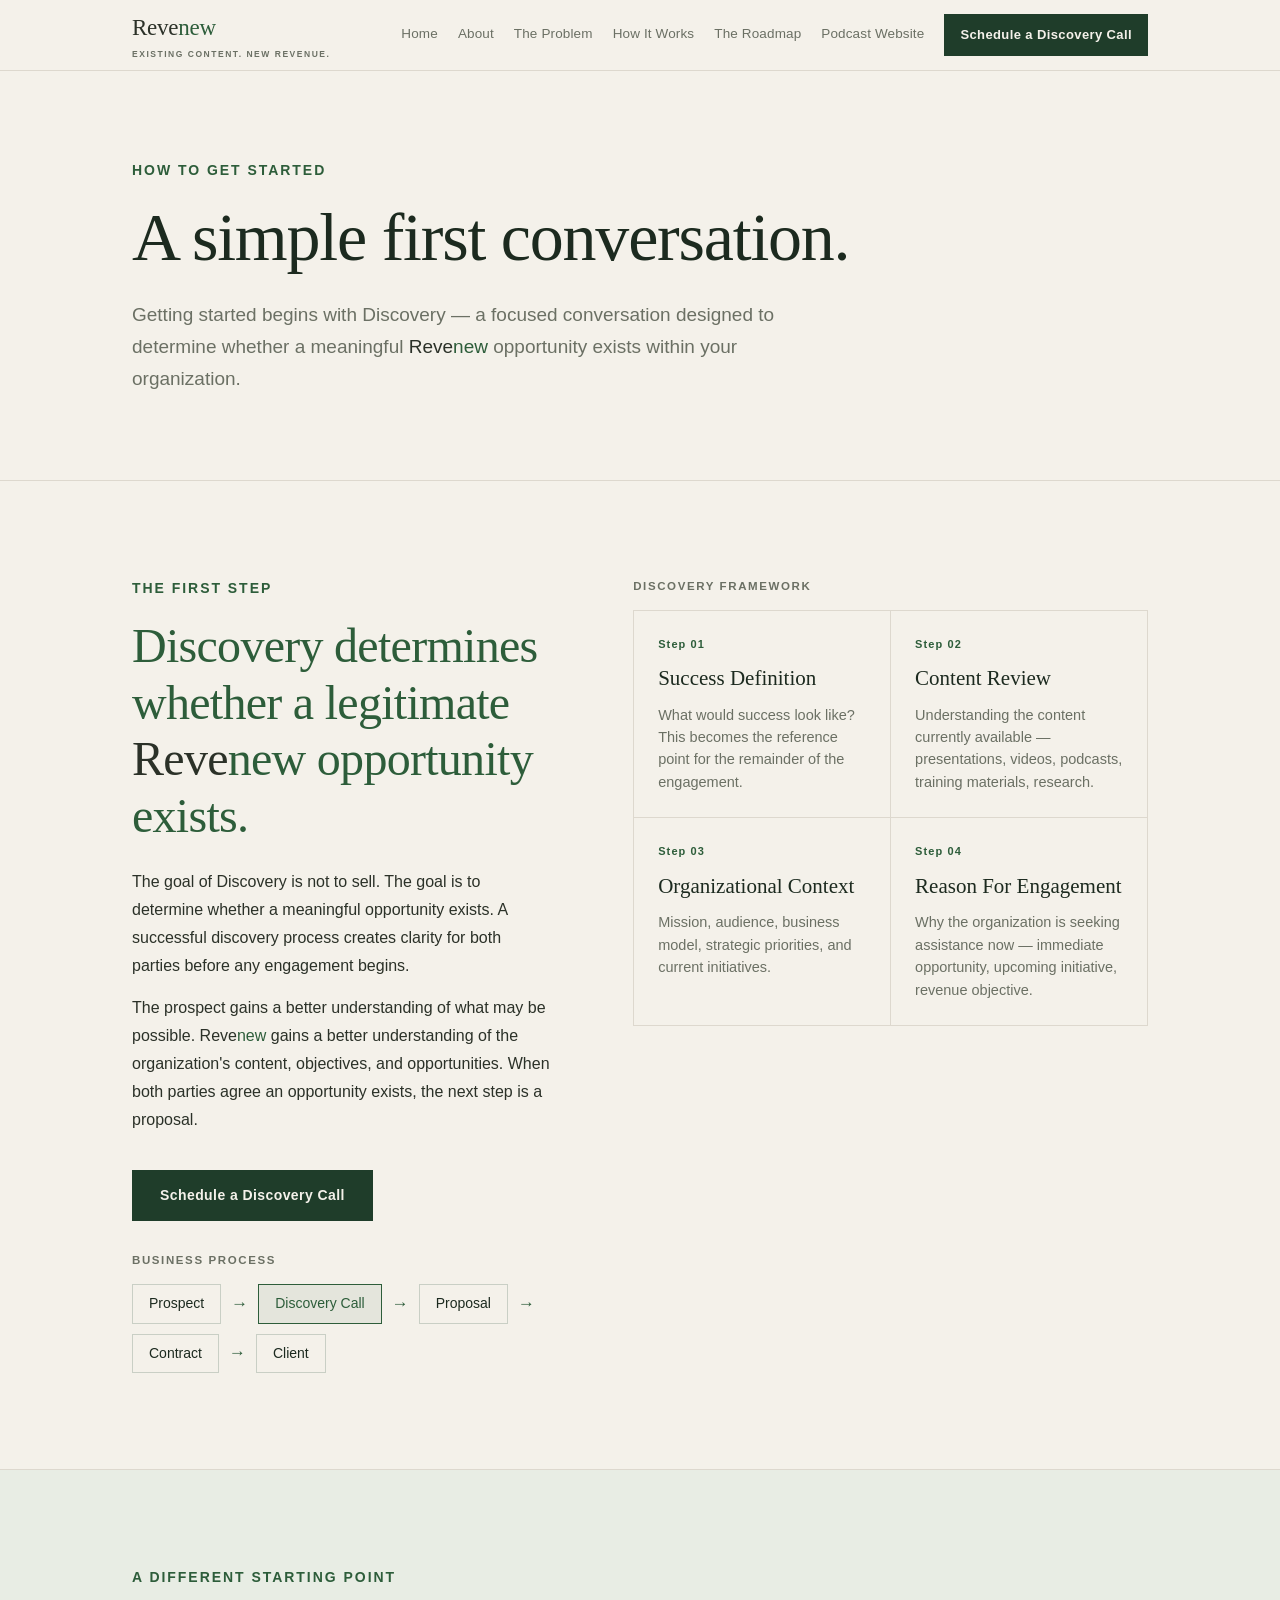
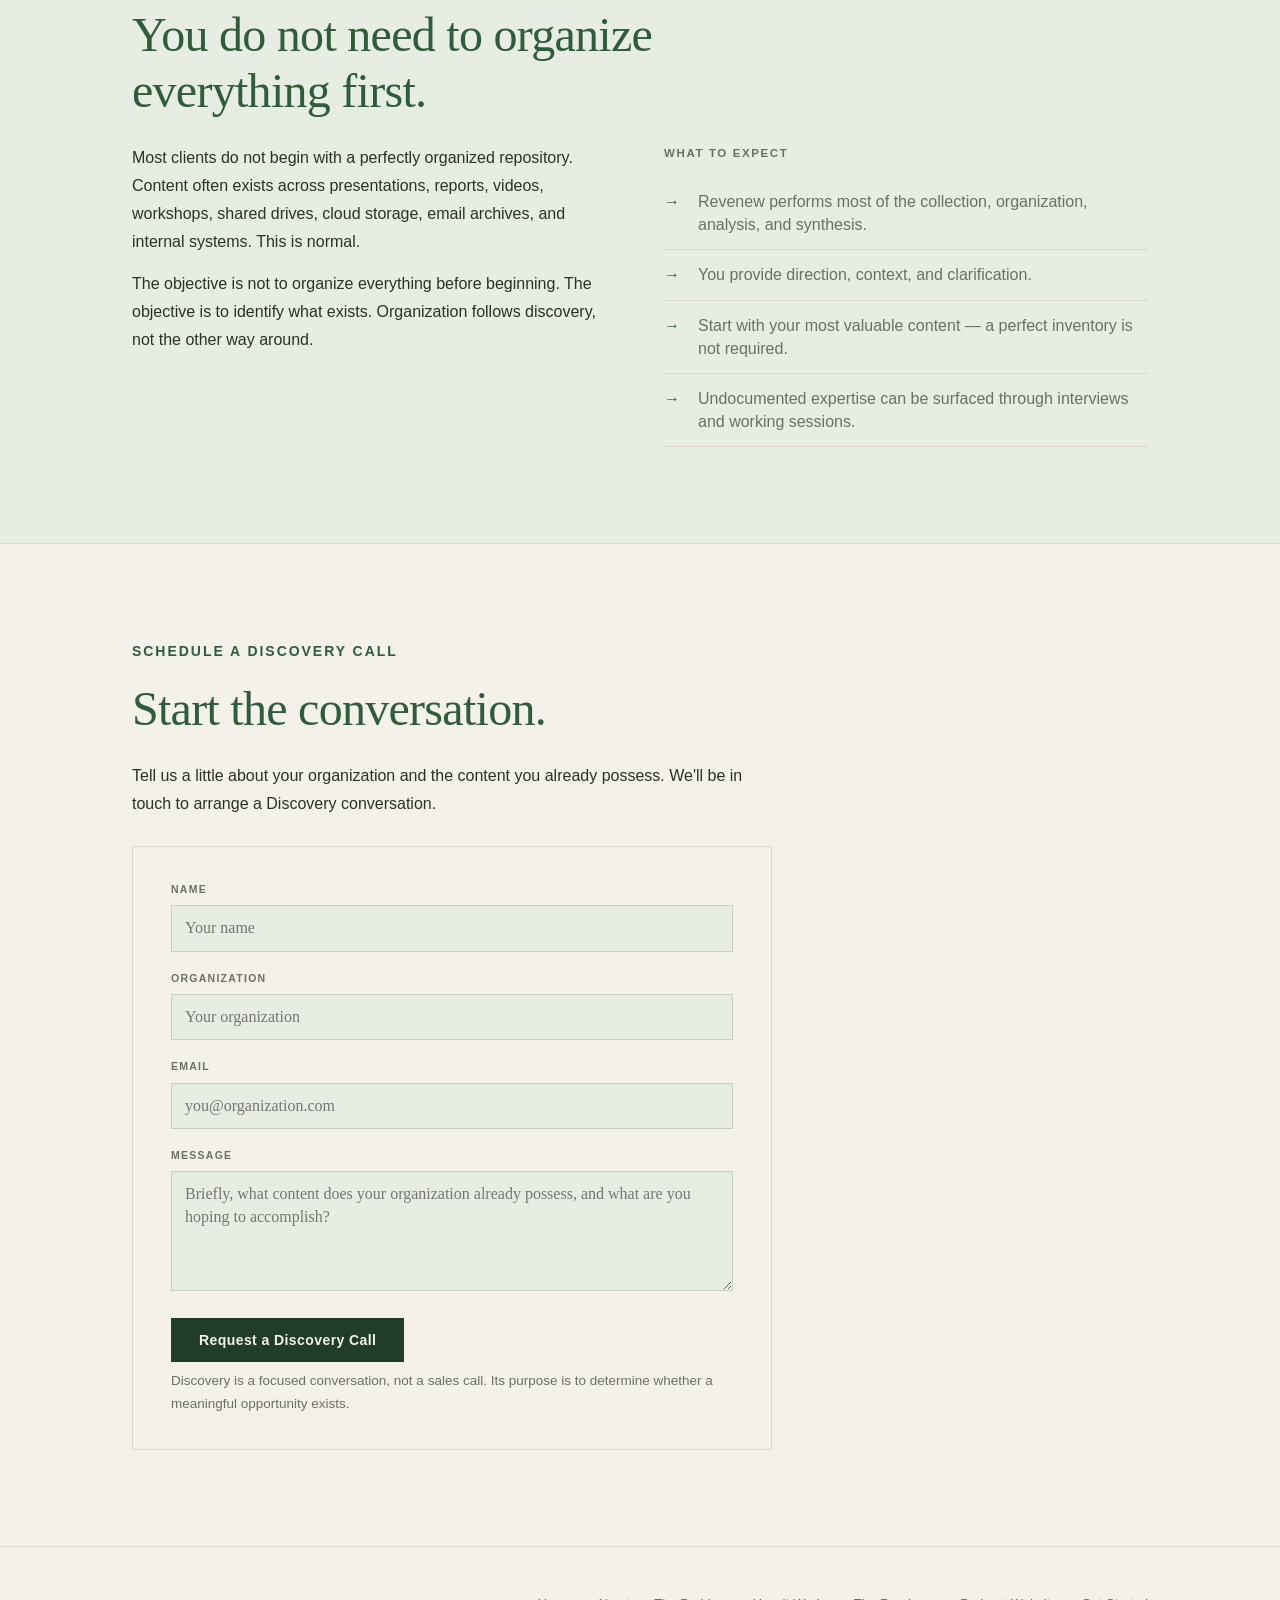
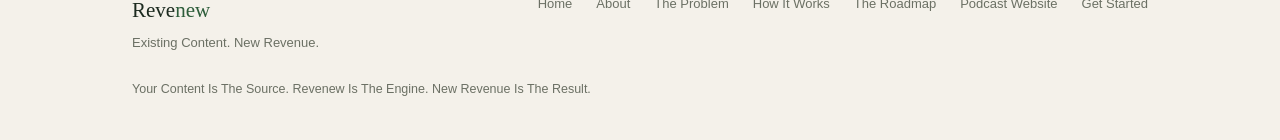
<file: get-started.html>
<!DOCTYPE html><html lang="en"><head>
<meta charset="utf-8">
<meta name="viewport" content="width=device-width, initial-scale=1">
<title>Get Started — Revenew</title>
<meta name="description" content="Revenew transforms existing content into focused assets and new revenue opportunities. Existing Content. New Revenue.">
<link rel="stylesheet" href="style.css">
</head><body>
<nav class="nav">
  <input type="checkbox" id="mtoggle" hidden>
  <div class="wrap"><div class="nav-inner">
  <a href="index.html" class="nav-logo">Reve<span class="g">new</span><span class="logo-tag">Existing Content. New Revenue.</span></a>
  <div class="nav-links"><a href="index.html" class="nav-link">Home</a><a href="about.html" class="nav-link">About</a><a href="problem.html" class="nav-link">The Problem</a><a href="how-it-works.html" class="nav-link">How It Works</a><a href="revenew-roadmap.html" class="nav-link">The Roadmap</a><a href="podcast-website.html" class="nav-link">Podcast Website</a><a href="get-started.html" class="nav-cta">Schedule a Discovery Call</a></div>
  <label class="nav-burger" for="mtoggle" aria-label="Open menu"><span></span><span></span><span></span></label>
</div></div>
<div class="nav-mobile"><a href="index.html" class="nav-link">Home</a><a href="about.html" class="nav-link">About</a><a href="problem.html" class="nav-link">The Problem</a><a href="how-it-works.html" class="nav-link">How It Works</a><a href="revenew-roadmap.html" class="nav-link">The Roadmap</a><a href="podcast-website.html" class="nav-link">Podcast Website</a><a href="get-started.html" class="nav-cta">Schedule a Discovery Call</a></div>
</nav>
<main>
<section class="section-hero"><div class="wrap">
  <div class="eyebrow">How To Get Started</div>
  <h1 class="h1" style="max-width:760px;">A simple first conversation.</h1>
  <p class="lead" style="margin-top:24px;max-width:660px;">Getting started begins with Discovery — a focused conversation designed to determine whether a meaningful <span class="bm"><span class="bm-r">Reve</span><span class="bm-n">new</span></span> opportunity exists within your organization.</p>
</div></section>

<section class="section"><div class="wrap">
  <div class="two-col narrow-left">
    <div>
      <div class="eyebrow">The First Step</div>
      <h2 class="h2">Discovery determines whether a legitimate <span class="bm"><span class="bm-r">Reve</span><span class="bm-n">new</span></span> opportunity exists.</h2>
      <p class="body-text">The goal of Discovery is not to sell. The goal is to determine whether a meaningful opportunity exists. A successful discovery process creates clarity for both parties before any engagement begins.</p>
      <p class="body-text">The prospect gains a better understanding of what may be possible. <span class="bm"><span class="bm-r">Reve</span><span class="bm-n">new</span></span> gains a better understanding of the organization's content, objectives, and opportunities. When both parties agree an opportunity exists, the next step is a proposal.</p>
      <div class="btn-row"><a class="btn btn-primary" href="#discovery-form">Schedule a Discovery Call</a></div>
      <div style="margin-top:30px;"><div class="minilabel">Business Process</div><div class="pipeline"><div class="node">Prospect</div><div class="sep">&#8594;</div><div class="node hl">Discovery Call</div><div class="sep">&#8594;</div><div class="node">Proposal</div><div class="sep">&#8594;</div><div class="node">Contract</div><div class="sep">&#8594;</div><div class="node">Client</div></div></div>
    </div>
    <div>
      <div class="minilabel">Discovery Framework</div>
      <div class="card-grid"><div class="card-cell"><div class="ci">Step 01</div><div class="ct">Success Definition</div><div class="cb">What would success look like? This becomes the reference point for the remainder of the engagement.</div></div><div class="card-cell"><div class="ci">Step 02</div><div class="ct">Content Review</div><div class="cb">Understanding the content currently available — presentations, videos, podcasts, training materials, research.</div></div><div class="card-cell"><div class="ci">Step 03</div><div class="ct">Organizational Context</div><div class="cb">Mission, audience, business model, strategic priorities, and current initiatives.</div></div><div class="card-cell"><div class="ci">Step 04</div><div class="ct">Reason For Engagement</div><div class="cb">Why the organization is seeking assistance now — immediate opportunity, upcoming initiative, revenue objective.</div></div></div>
    </div>
  </div>
</div></section>

<section class="section-panel"><div class="wrap">
  <div class="eyebrow">A Different Starting Point</div>
  <h2 class="h2" style="max-width:720px;">You do not need to organize everything first.</h2>
  <div class="two-col" style="gap:48px;">
    <div>
      <p class="body-text">Most clients do not begin with a perfectly organized repository. Content often exists across presentations, reports, videos, workshops, shared drives, cloud storage, email archives, and internal systems. This is normal.</p>
      <p class="body-text">The objective is not to organize everything before beginning. The objective is to identify what exists. Organization follows discovery, not the other way around.</p>
    </div>
    <div>
      <div class="minilabel">What To Expect</div>
      <ul class="flist muted">
        <li><span>Revenew performs most of the collection, organization, analysis, and synthesis.</span></li>
        <li><span>You provide direction, context, and clarification.</span></li>
        <li><span>Start with your most valuable content — a perfect inventory is not required.</span></li>
        <li><span>Undocumented expertise can be surfaced through interviews and working sessions.</span></li>
      </ul>
    </div>
  </div>
</div></section>

<section class="section" id="discovery-form"><div class="wrap">
  <div class="eyebrow">Schedule A Discovery Call</div>
  <h2 class="h2" style="max-width:560px;">Start the conversation.</h2>
  <p class="body-text" style="margin-bottom:28px;">Tell us a little about your organization and the content you already possess. We'll be in touch to arrange a Discovery conversation.</p>
  <form class="form-card" action="#" method="post" novalidate>
    <div class="field"><label for="name">Name</label><input id="name" name="name" type="text" autocomplete="name" placeholder="Your name"></div>
    <div class="field"><label for="org">Organization</label><input id="org" name="organization" type="text" autocomplete="organization" placeholder="Your organization"></div>
    <div class="field"><label for="email">Email</label><input id="email" name="email" type="email" autocomplete="email" placeholder="you@organization.com"></div>
    <div class="field"><label for="message">Message</label><textarea id="message" name="message" placeholder="Briefly, what content does your organization already possess, and what are you hoping to accomplish?"></textarea></div>
    <button type="submit" class="btn btn-primary">Request a Discovery Call</button>
    <p class="form-note">Discovery is a focused conversation, not a sales call. Its purpose is to determine whether a meaningful opportunity exists.</p>
  </form>
</div></section>
</main>
<footer class="footer"><div class="wrap"><div class="footer-inner">
  <div>
    <div class="fmark">Reve<span class="g">new</span></div>
    <div class="ftag">Existing Content. New Revenue.</div>
  </div>
  <nav class="fnav"><a href="index.html">Home</a><a href="about.html">About</a><a href="problem.html">The Problem</a><a href="how-it-works.html">How It Works</a><a href="revenew-roadmap.html">The Roadmap</a><a href="podcast-website.html">Podcast Website</a><a href="get-started.html">Get Started</a></nav>
</div>
<div class="fcopy">Your Content Is The Source. Revenew Is The Engine. New Revenue Is The Result.</div>
</div></footer>
<script>
/* Podcast Website page: pre-fill the Discovery message so the inquiry's source is clear */
(function(){
  try{
    var params=new URLSearchParams(window.location.search);
    if(params.get('from')==='podcast-website'){
      var m=document.getElementById('message');
      if(m && !m.value){ m.value='Podcast Website: '; }
    }
  }catch(e){}
})();
</script>
</body></html>
</file>
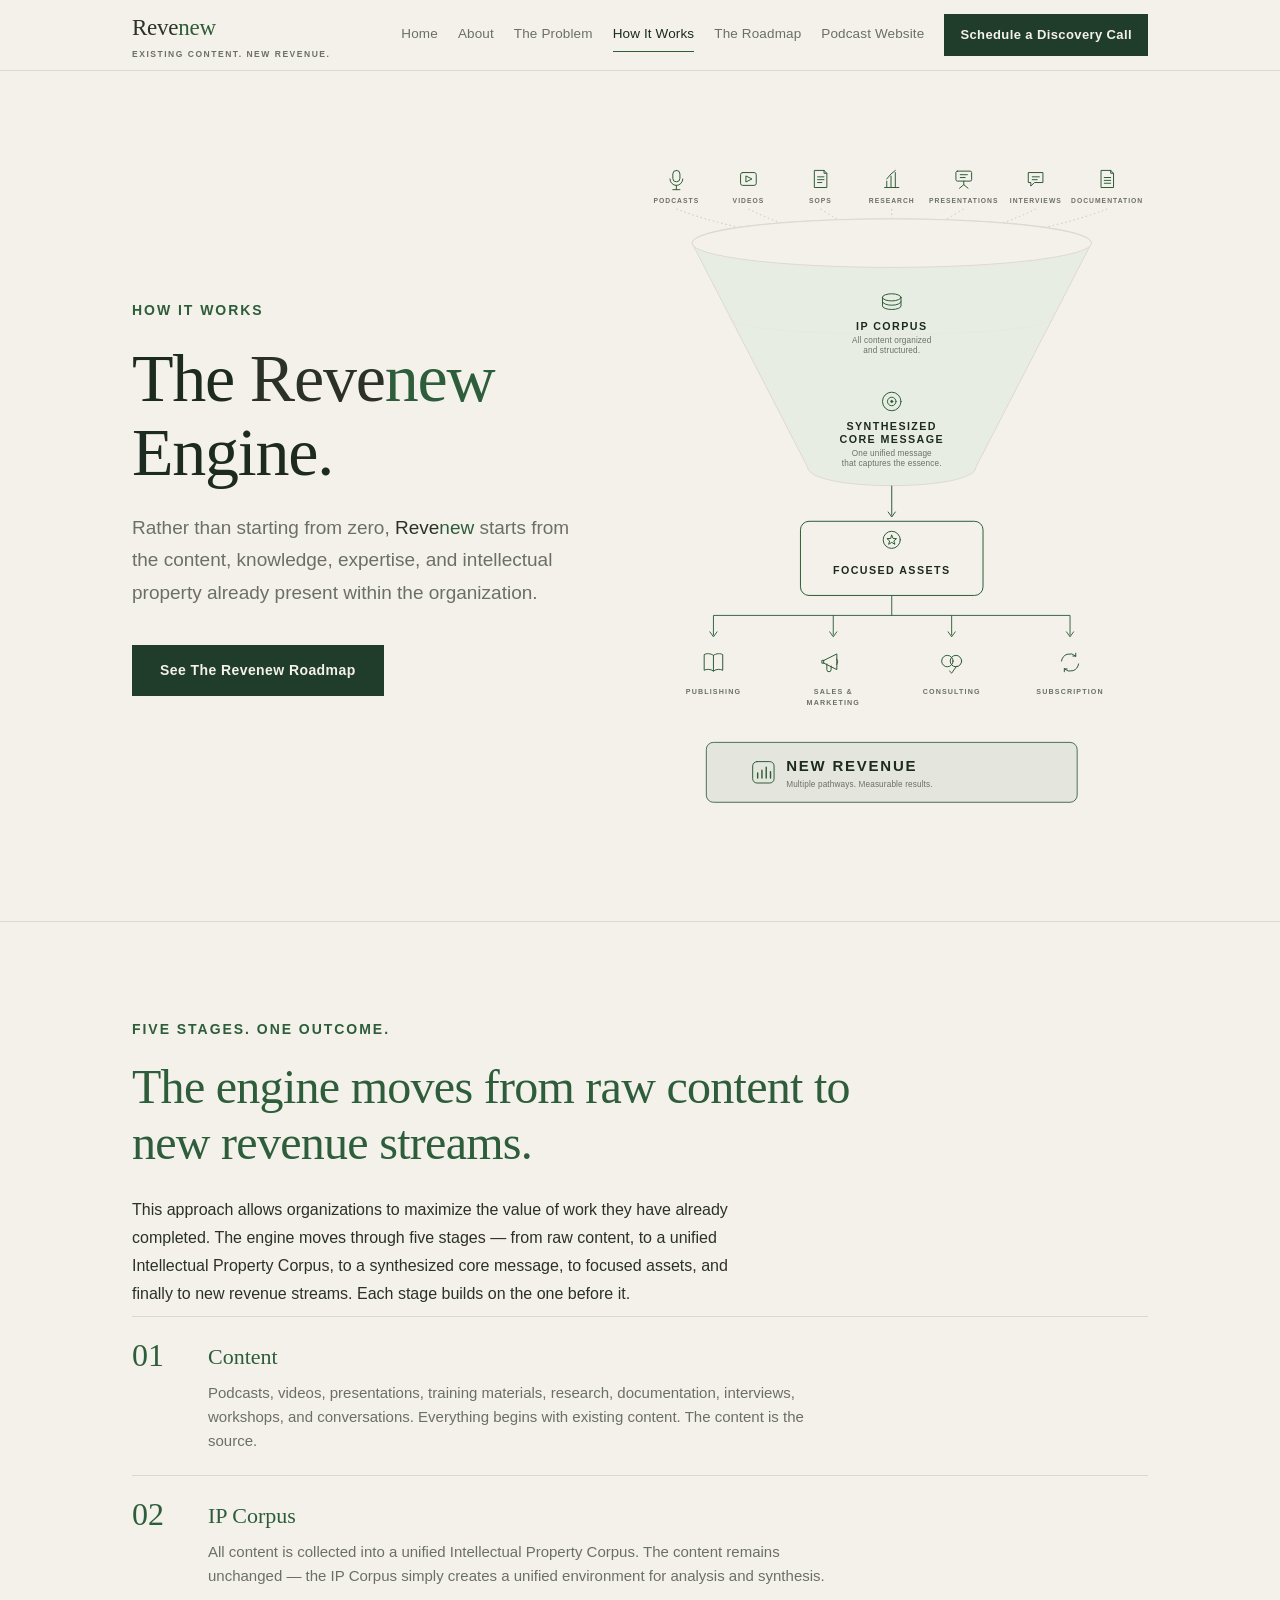
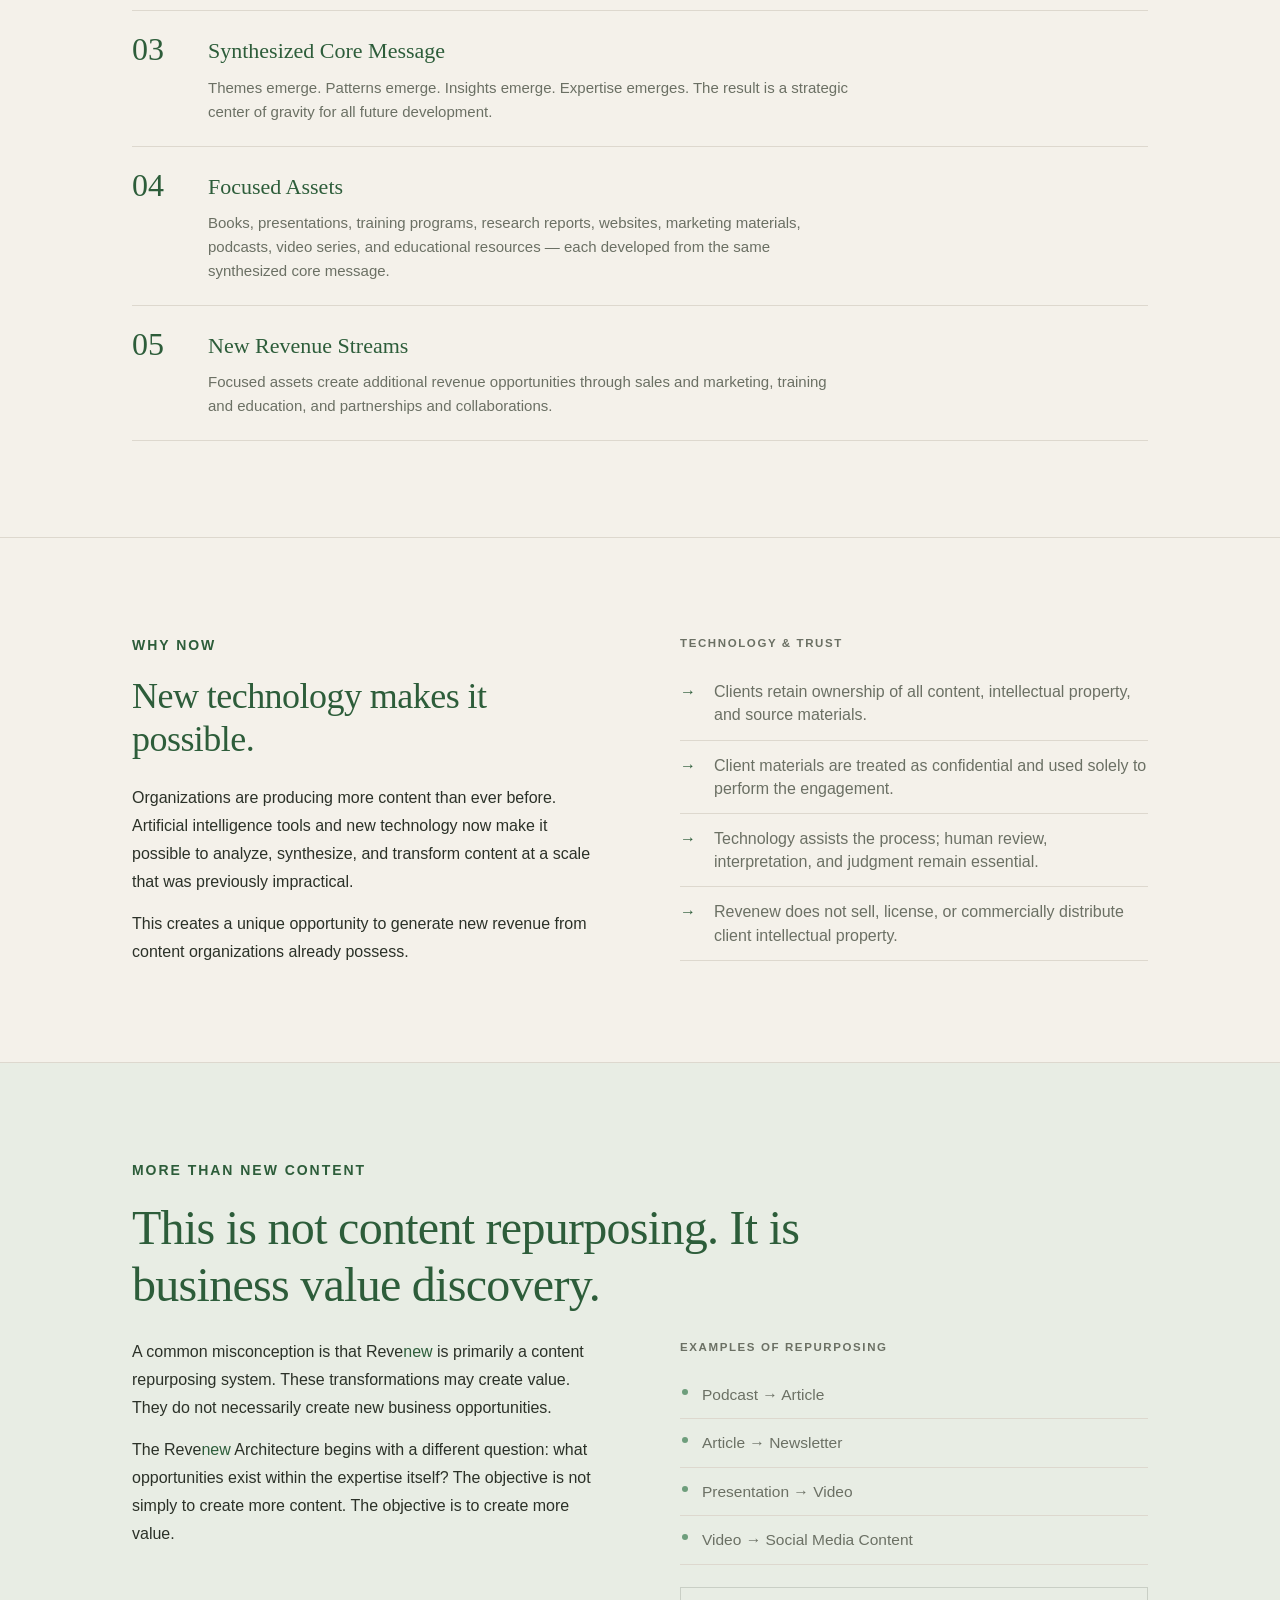
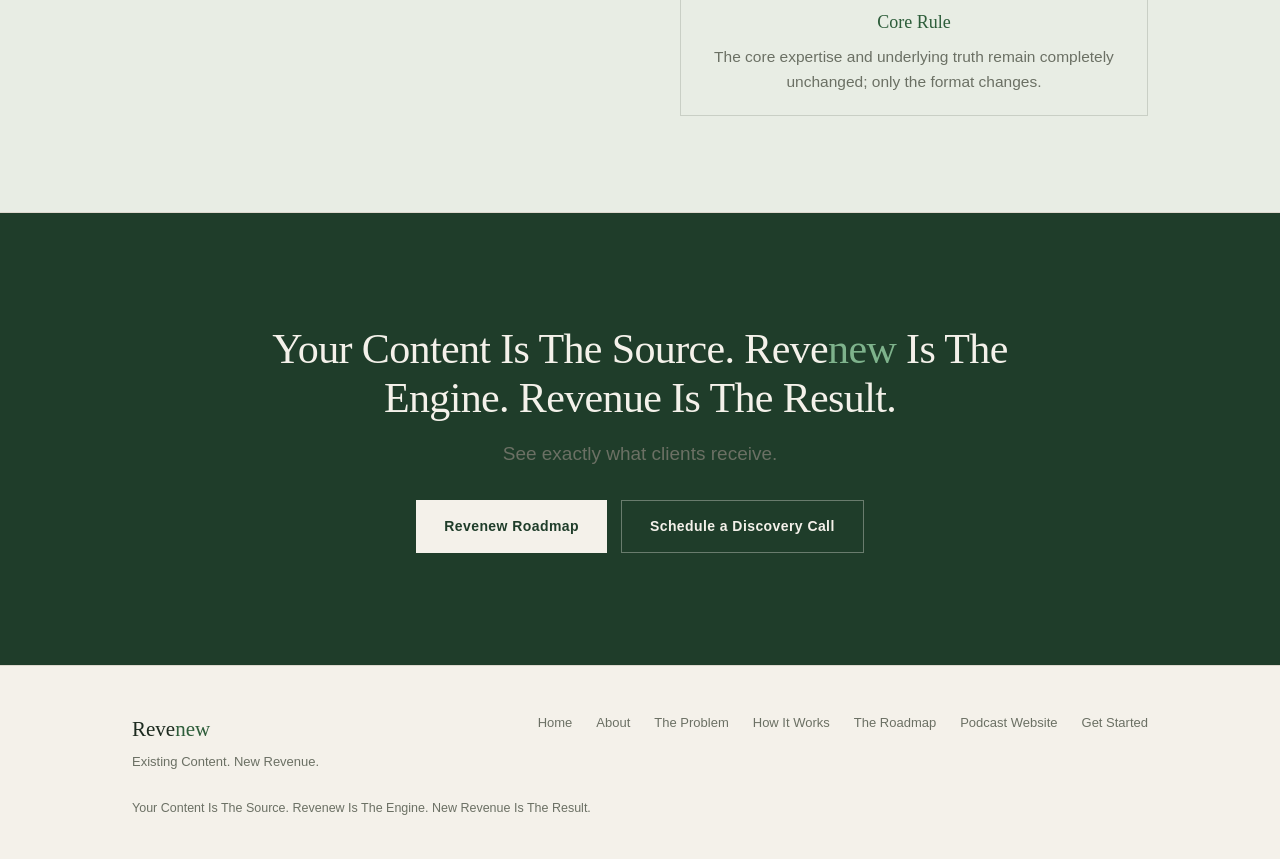
<file: how-it-works.html>
<!DOCTYPE html><html lang="en"><head>
<meta charset="utf-8">
<meta name="viewport" content="width=device-width, initial-scale=1">
<title>How It Works — Revenew</title>
<meta name="description" content="Revenew transforms existing content into focused assets and new revenue opportunities. Existing Content. New Revenue.">
<link rel="stylesheet" href="style.css">
</head><body>
<nav class="nav">
  <input type="checkbox" id="mtoggle" hidden>
  <div class="wrap"><div class="nav-inner">
  <a href="index.html" class="nav-logo">Reve<span class="g">new</span><span class="logo-tag">Existing Content. New Revenue.</span></a>
  <div class="nav-links"><a href="index.html" class="nav-link">Home</a><a href="about.html" class="nav-link">About</a><a href="problem.html" class="nav-link">The Problem</a><a href="how-it-works.html" class="nav-link active">How It Works</a><a href="revenew-roadmap.html" class="nav-link">The Roadmap</a><a href="podcast-website.html" class="nav-link">Podcast Website</a><a href="get-started.html" class="nav-cta">Schedule a Discovery Call</a></div>
  <label class="nav-burger" for="mtoggle" aria-label="Open menu"><span></span><span></span><span></span></label>
</div></div>
<div class="nav-mobile"><a href="index.html" class="nav-link">Home</a><a href="about.html" class="nav-link">About</a><a href="problem.html" class="nav-link">The Problem</a><a href="how-it-works.html" class="nav-link active">How It Works</a><a href="revenew-roadmap.html" class="nav-link">The Roadmap</a><a href="podcast-website.html" class="nav-link">Podcast Website</a><a href="get-started.html" class="nav-cta">Schedule a Discovery Call</a></div>
</nav>
<main>
<section class="section-hero"><div class="wrap">
  <div class="two-col two-col-center hero-grid" style="gap:56px;">
    <div>
      <div class="eyebrow">How It Works</div>
      <h1 class="h1">The <span class="bm"><span class="bm-r">Reve</span><span class="bm-n">new</span></span> Engine.</h1>
      <p class="lead" style="margin-top:22px;">Rather than starting from zero, <span class="bm"><span class="bm-r">Reve</span><span class="bm-n">new</span></span> starts from the content, knowledge, expertise, and intellectual property already present within the organization.</p>
      <div class="btn-row"><a class="btn btn-primary" href="revenew-roadmap.html">See The Revenew Roadmap</a></div>
    </div>
    <div class="funnel-visual"><div class="funnel-art" style="max-width:600px;"><svg viewBox="0 0 720 950" xmlns="http://www.w3.org/2000/svg" role="img" aria-label="The Revenew Engine: content flows through a funnel into an IP Corpus, a synthesized core message, a focused asset, and out to four revenue pathways" style="width:100%;max-width:640px;margin:0 auto;display:block;font-family:'Helvetica Neue',Helvetica,Arial,sans-serif;">
  <defs>
    <style>
      .lbl{font-size:10px;font-weight:600;letter-spacing:1.6px;fill:#6B7064;}
      .lbl-sm{font-size:9.5px;font-weight:600;letter-spacing:1.4px;fill:#6B7064;}
      .hd{font-size:15px;font-weight:600;letter-spacing:2px;fill:#1C2A1F;}
      .sub{font-size:11.5px;font-weight:400;fill:#6B7064;letter-spacing:.2px;}
      .ic{stroke:#2D5D3A;stroke-width:1.4;fill:none;stroke-linecap:round;stroke-linejoin:round;}
    </style>
  </defs>

  <!-- ── TOP ROW: 8 content-type icons ── -->
  <!-- Podcasts (mic) -->
  <g transform="translate(58,28)">
    <g class="ic"><rect x="-5" y="-12" width="10" height="16" rx="5"/><path d="M-9,0 a9,9 0 0,0 18,0 M0,9 V15 M-5,15 H5"/></g>
    <text class="lbl-sm" x="0" y="34" text-anchor="middle">PODCASTS</text>
  </g>
  <!-- Videos (play) -->
  <g transform="translate(159,28)">
    <g class="ic"><rect x="-11" y="-9" width="22" height="18" rx="3"/><path d="M-3,-4 L5,0 L-3,4 Z"/></g>
    <text class="lbl-sm" x="0" y="34" text-anchor="middle">VIDEOS</text>
  </g>
  <!-- SOPs (doc lines) -->
  <g transform="translate(260,28)">
    <g class="ic"><path d="M-8,-12 H5 L9,-8 V12 H-8 Z M5,-12 V-8 H9"/><path d="M-4,-3 H5 M-4,1 H5 M-4,5 H2"/></g>
    <text class="lbl-sm" x="0" y="34" text-anchor="middle">SOPS</text>
  </g>
  <!-- Research (bar chart) -->
  <g transform="translate(360,28)">
    <g class="ic"><path d="M-10,12 H10 M-7,12 V3 M-1,12 V-4 M5,12 V-9 M-7,0 L-1,-7 L5,-12"/></g>
    <text class="lbl-sm" x="0" y="34" text-anchor="middle">RESEARCH</text>
  </g>
  <!-- Presentations (easel) -->
  <g transform="translate(461,28)">
    <g class="ic"><rect x="-11" y="-11" width="22" height="14" rx="2"/><path d="M0,3 V8 M-6,13 L0,8 L6,13 M-5,-6 H5 M-5,-2 H2"/></g>
    <text class="lbl-sm" x="0" y="34" text-anchor="middle">PRESENTATIONS</text>
  </g>
  <!-- Interviews (speech bubble) -->
  <g transform="translate(562,28)">
    <g class="ic"><path d="M-10,-9 H10 V5 H-2 L-7,10 V5 H-10 Z"/><path d="M-5,-3 H5 M-5,1 H2"/></g>
    <text class="lbl-sm" x="0" y="34" text-anchor="middle">INTERVIEWS</text>
  </g>
  <!-- Documentation (doc) -->
  <g transform="translate(662,28)">
    <g class="ic"><path d="M-8,-12 H5 L9,-8 V12 H-8 Z M5,-12 V-8 H9"/><path d="M-4,-2 H5 M-4,2 H5 M-4,6 H5"/></g>
    <text class="lbl-sm" x="0" y="34" text-anchor="middle">DOCUMENTATION</text>
  </g>

  <!-- dotted feed lines into funnel mouth -->
  <g stroke="#9EBFA8" stroke-width="1" stroke-dasharray="2,4" fill="none">
    <path d="M58,70 Q130,98 225,108"/>
    <path d="M159,70 Q210,96 270,106"/>
    <path d="M260,70 Q295,92 320,104"/>
    <path d="M360,70 Q360,90 360,102"/>
    <path d="M461,70 Q425,92 400,104"/>
    <path d="M562,70 Q510,96 450,106"/>
    <path d="M662,70 Q590,98 495,108"/>
  </g>

  <!-- ── FUNNEL ── -->
  <!-- funnel body -->
  <path d="M 80,118 C 80,98 205,84 360,84 C 515,84 640,98 640,118 L 478,432 C 478,448 425,458 360,458 C 295,458 242,448 242,432 Z"
        fill="#E8EDE4" stroke="#DDD8CE" stroke-width="1.3"/>
  <!-- funnel mouth ellipse -->
  <ellipse cx="360" cy="118" rx="280" ry="34" fill="#F4F1EA" stroke="#DDD8CE" stroke-width="1.3"/>
  <!-- inner contour line -->
  <path d="M 132,222 C 132,236 235,246 360,246 C 485,246 588,236 588,222" fill="none" stroke="#DDD8CE" stroke-width="1" stroke-dasharray="1,3"/>

  <!-- IP CORPUS -->
  <g transform="translate(360,206)">
    <g class="ic"><ellipse cx="0" cy="-12" rx="13" ry="5"/><path d="M-13,-12 V0 a13,5 0 0,0 26,0 V-12 M-13,-6 a13,5 0 0,0 26,0"/></g>
    <text class="hd" x="0" y="34" text-anchor="middle">IP CORPUS</text>
    <text class="sub" x="0" y="52" text-anchor="middle">All content organized</text>
    <text class="sub" x="0" y="66" text-anchor="middle">and structured.</text>
  </g>

  <!-- SYNTHESIZED CORE MESSAGE -->
  <g transform="translate(360,348)">
    <g class="ic"><circle cx="0" cy="-8" r="13"/><circle cx="0" cy="-8" r="6"/><circle cx="0" cy="-8" r="1.5" fill="#2D5D3A"/></g>
    <text class="hd" x="0" y="32" text-anchor="middle">SYNTHESIZED</text>
    <text class="hd" x="0" y="50" text-anchor="middle">CORE MESSAGE</text>
    <text class="sub" x="0" y="68" text-anchor="middle">One unified message</text>
    <text class="sub" x="0" y="82" text-anchor="middle">that captures the essence.</text>
  </g>

  <!-- funnel exit to focused asset -->
  <line x1="360" y1="458" x2="360" y2="500" stroke="#2D5D3A" stroke-width="1.4"/>
  <path d="M355,495 L360,502 L365,495" fill="none" stroke="#2D5D3A" stroke-width="1.4" stroke-linecap="round" stroke-linejoin="round"/>

  <!-- ── FOCUSED ASSET ── -->
  <g transform="translate(360,560)">
    <rect x="-128" y="-52" width="256" height="104" rx="12" fill="#F4F1EA" stroke="#2D5D3A" stroke-width="1.4"/>
    <g class="ic" transform="translate(0,-26)"><circle cx="0" cy="0" r="12"/><path d="M0,-6.5 L1.9,-1.9 L6.8,-1.7 L3,1.5 L4.4,6.3 L0,3.6 L-4.4,6.3 L-3,1.5 L-6.8,-1.7 L-1.9,-1.9 Z"/></g>
    <text class="hd" x="0" y="22" text-anchor="middle">FOCUSED ASSETS</text>
  </g>

  <!-- branch lines -->
  <g stroke="#2D5D3A" stroke-width="1.3" fill="none">
    <path d="M360,612 V640"/>
    <path d="M110,640 H610"/>
    <path d="M110,640 V668 M278,640 V668 M444,640 V668 M610,640 V668"/>
  </g>
  <g fill="none" stroke="#2D5D3A" stroke-width="1.3" stroke-linecap="round" stroke-linejoin="round">
    <path d="M105,663 L110,670 L115,663"/>
    <path d="M273,663 L278,670 L283,663"/>
    <path d="M439,663 L444,670 L449,663"/>
    <path d="M605,663 L610,670 L615,663"/>
  </g>

  <!-- ── FOUR REVENUE PATHWAYS ── -->
  <!-- Publishing (open book) -->
  <g transform="translate(110,706)">
    <g class="ic"><path d="M0,-10 C-4,-13 -10,-13 -13,-11 V11 C-10,9 -4,9 0,12 C4,9 10,9 13,11 V-11 C10,-13 4,-13 0,-10 Z"/><path d="M0,-10 V12"/></g>
    <text class="lbl" x="0" y="44" text-anchor="middle">PUBLISHING</text>
  </g>
  <!-- Sales & Marketing (megaphone) -->
  <g transform="translate(278,706)">
    <g class="ic"><path d="M-13,-3 L5,-12 V10 L-13,1 Z M-13,-3 H-16 V1 H-13 M5,-5 a7,7 0 0,1 0,8 M-9,2 V10 a3,3 0 0,0 6,0 V5"/></g>
    <text class="lbl" x="0" y="44" text-anchor="middle">SALES &amp;</text>
    <text class="lbl" x="0" y="60" text-anchor="middle">MARKETING</text>
  </g>
  <!-- Consulting (handshake-ish: two overlapping circles with check) -->
  <g transform="translate(444,706)">
    <g class="ic"><circle cx="-6" cy="-2" r="8"/><circle cx="6" cy="-2" r="8"/><path d="M-3,12 L0,15 L7,5"/></g>
    <text class="lbl" x="0" y="44" text-anchor="middle">CONSULTING</text>
  </g>
  <!-- Subscription (repeat/loop arrows) -->
  <g transform="translate(610,706)">
    <g class="ic"><path d="M-12,-2 a12,12 0 0,1 20,-7 M8,-9 V-13 M8,-9 H4"/><path d="M12,2 a12,12 0 0,1 -20,7 M-8,9 V13 M-8,9 H-4"/></g>
    <text class="lbl" x="0" y="44" text-anchor="middle">SUBSCRIPTION</text>
  </g>

  <!-- ── NEW REVENUE BAND ── -->
  <g transform="translate(360,860)">
    <rect x="-260" y="-42" width="520" height="84" rx="10" fill="rgba(45,93,58,.08)" stroke="#2D5D3A" stroke-width="1.2"/>
    <g class="ic" transform="translate(-180,0)"><rect x="-15" y="-15" width="30" height="30" rx="6"/><path d="M-8,8 V1 M-2,8 V-3 M4,8 V-7 M10,8 V-1" stroke-width="2"/></g>
    <text x="-148" y="-2" font-size="21" font-weight="600" letter-spacing="2.5px" fill="#1C2A1F">NEW REVENUE</text>
    <text class="sub" x="-148" y="20">Multiple pathways. Measurable results.</text>
  </g>
</svg></div></div>
  </div>
</div></section>

<section class="section"><div class="wrap">
  <div class="eyebrow">Five Stages. One Outcome.</div>
  <h2 class="h2" style="max-width:760px;">The engine moves from raw content to new revenue streams.</h2>
  <p class="body-text">This approach allows organizations to maximize the value of work they have already completed. The engine moves through five stages — from raw content, to a unified Intellectual Property Corpus, to a synthesized core message, to focused assets, and finally to new revenue streams. Each stage builds on the one before it.</p>
  <div class="steps"><div class="step"><div class="sn">01</div><div><div class="sh">Content</div><div class="sb">Podcasts, videos, presentations, training materials, research, documentation, interviews, workshops, and conversations. Everything begins with existing content. The content is the source.</div></div></div><div class="step"><div class="sn">02</div><div><div class="sh">IP Corpus</div><div class="sb">All content is collected into a unified Intellectual Property Corpus. The content remains unchanged — the IP Corpus simply creates a unified environment for analysis and synthesis.</div></div></div><div class="step"><div class="sn">03</div><div><div class="sh">Synthesized Core Message</div><div class="sb">Themes emerge. Patterns emerge. Insights emerge. Expertise emerges. The result is a strategic center of gravity for all future development.</div></div></div><div class="step"><div class="sn">04</div><div><div class="sh">Focused Assets</div><div class="sb">Books, presentations, training programs, research reports, websites, marketing materials, podcasts, video series, and educational resources — each developed from the same synthesized core message.</div></div></div><div class="step"><div class="sn">05</div><div><div class="sh">New Revenue Streams</div><div class="sb">Focused assets create additional revenue opportunities through sales and marketing, training and education, and partnerships and collaborations.</div></div></div></div>
</div></section>

<section class="section"><div class="wrap">
  <div class="two-col">
    <div>
      <div class="eyebrow">Why Now</div>
      <h2 class="h2" style="font-size:clamp(26px,3.2vw,36px);">New technology makes it possible.</h2>
      <p class="body-text">Organizations are producing more content than ever before. Artificial intelligence tools and new technology now make it possible to analyze, synthesize, and transform content at a scale that was previously impractical.</p>
      <p class="body-text">This creates a unique opportunity to generate new revenue from content organizations already possess.</p>
    </div>
    <div>
      <div class="minilabel">Technology &amp; Trust</div>
      <ul class="flist muted">
        <li><span>Clients retain ownership of all content, intellectual property, and source materials.</span></li>
        <li><span>Client materials are treated as confidential and used solely to perform the engagement.</span></li>
        <li><span>Technology assists the process; human review, interpretation, and judgment remain essential.</span></li>
        <li><span>Revenew does not sell, license, or commercially distribute client intellectual property.</span></li>
      </ul>
    </div>
  </div>
</div></section>

<section class="section-panel"><div class="wrap">
  <div class="eyebrow">More Than New Content</div>
  <h2 class="h2" style="max-width:780px;">This is not content repurposing. It is business value discovery.</h2>
  <div class="two-col" style="margin-top:8px;">
    <div>
      <p class="body-text">A common misconception is that <span class="bm"><span class="bm-r">Reve</span><span class="bm-n">new</span></span> is primarily a content repurposing system. These transformations may create value. They do not necessarily create new business opportunities.</p>
      <p class="body-text">The <span class="bm"><span class="bm-r">Reve</span><span class="bm-n">new</span></span> Architecture begins with a different question: what opportunities exist within the expertise itself? The objective is not simply to create more content. The objective is to create more value.</p>
    </div>
    <div>
      <div class="minilabel">Examples Of Repurposing</div>
      <ul class="rows"><li>Podcast → Article</li><li>Article → Newsletter</li><li>Presentation → Video</li><li>Video → Social Media Content</li></ul>
      <div style="margin-top:22px;"><div class="notebox"><div class="nh">Core Rule</div><p>The core expertise and underlying truth remain completely unchanged; only the format changes.</p></div></div>
    </div>
  </div>
</div></section>

<section class="section-dark"><div class="wrap" style="text-align:center;">
  <h2 class="h2" style="color:var(--bg);max-width:740px;margin:0 auto 14px;font-size:clamp(28px,3.6vw,42px);">Your Content Is The Source. Reve<span style="color:#7EB38C">new</span> Is The Engine. Revenue Is The Result.</h2>
  <p class="lead" style="color:var(--faint);margin:0 auto 30px;">See exactly what clients receive.</p>
  <div style="display:flex;gap:14px;justify-content:center;flex-wrap:wrap;">
    <a class="btn btn-light" href="revenew-roadmap.html">Revenew Roadmap</a>
    <a class="btn btn-ghost-light" href="get-started.html">Schedule a Discovery Call</a>
  </div>
</div></section>
</main>
<footer class="footer"><div class="wrap"><div class="footer-inner">
  <div>
    <div class="fmark">Reve<span class="g">new</span></div>
    <div class="ftag">Existing Content. New Revenue.</div>
  </div>
  <nav class="fnav"><a href="index.html">Home</a><a href="about.html">About</a><a href="problem.html">The Problem</a><a href="how-it-works.html">How It Works</a><a href="revenew-roadmap.html">The Roadmap</a><a href="podcast-website.html">Podcast Website</a><a href="get-started.html">Get Started</a></nav>
</div>
<div class="fcopy">Your Content Is The Source. Revenew Is The Engine. New Revenue Is The Result.</div>
</div></footer>
</body></html>
</file>
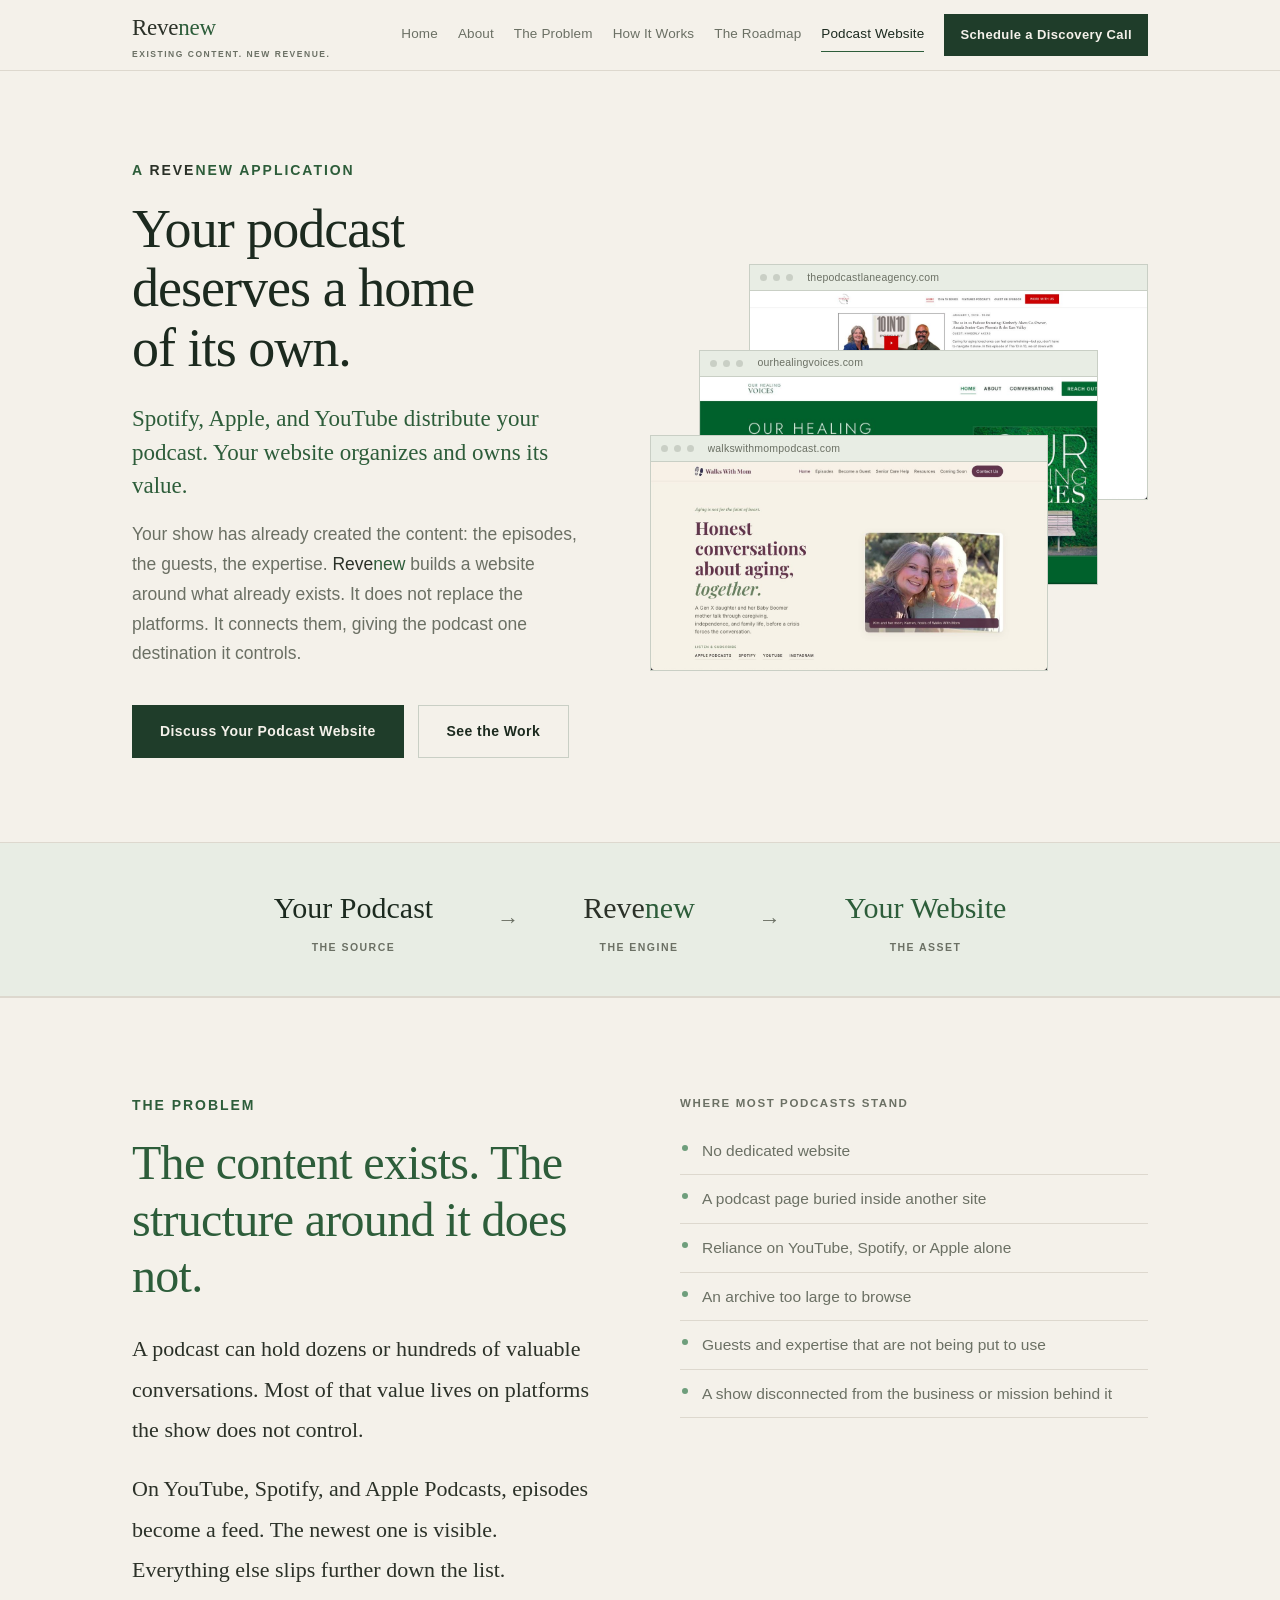
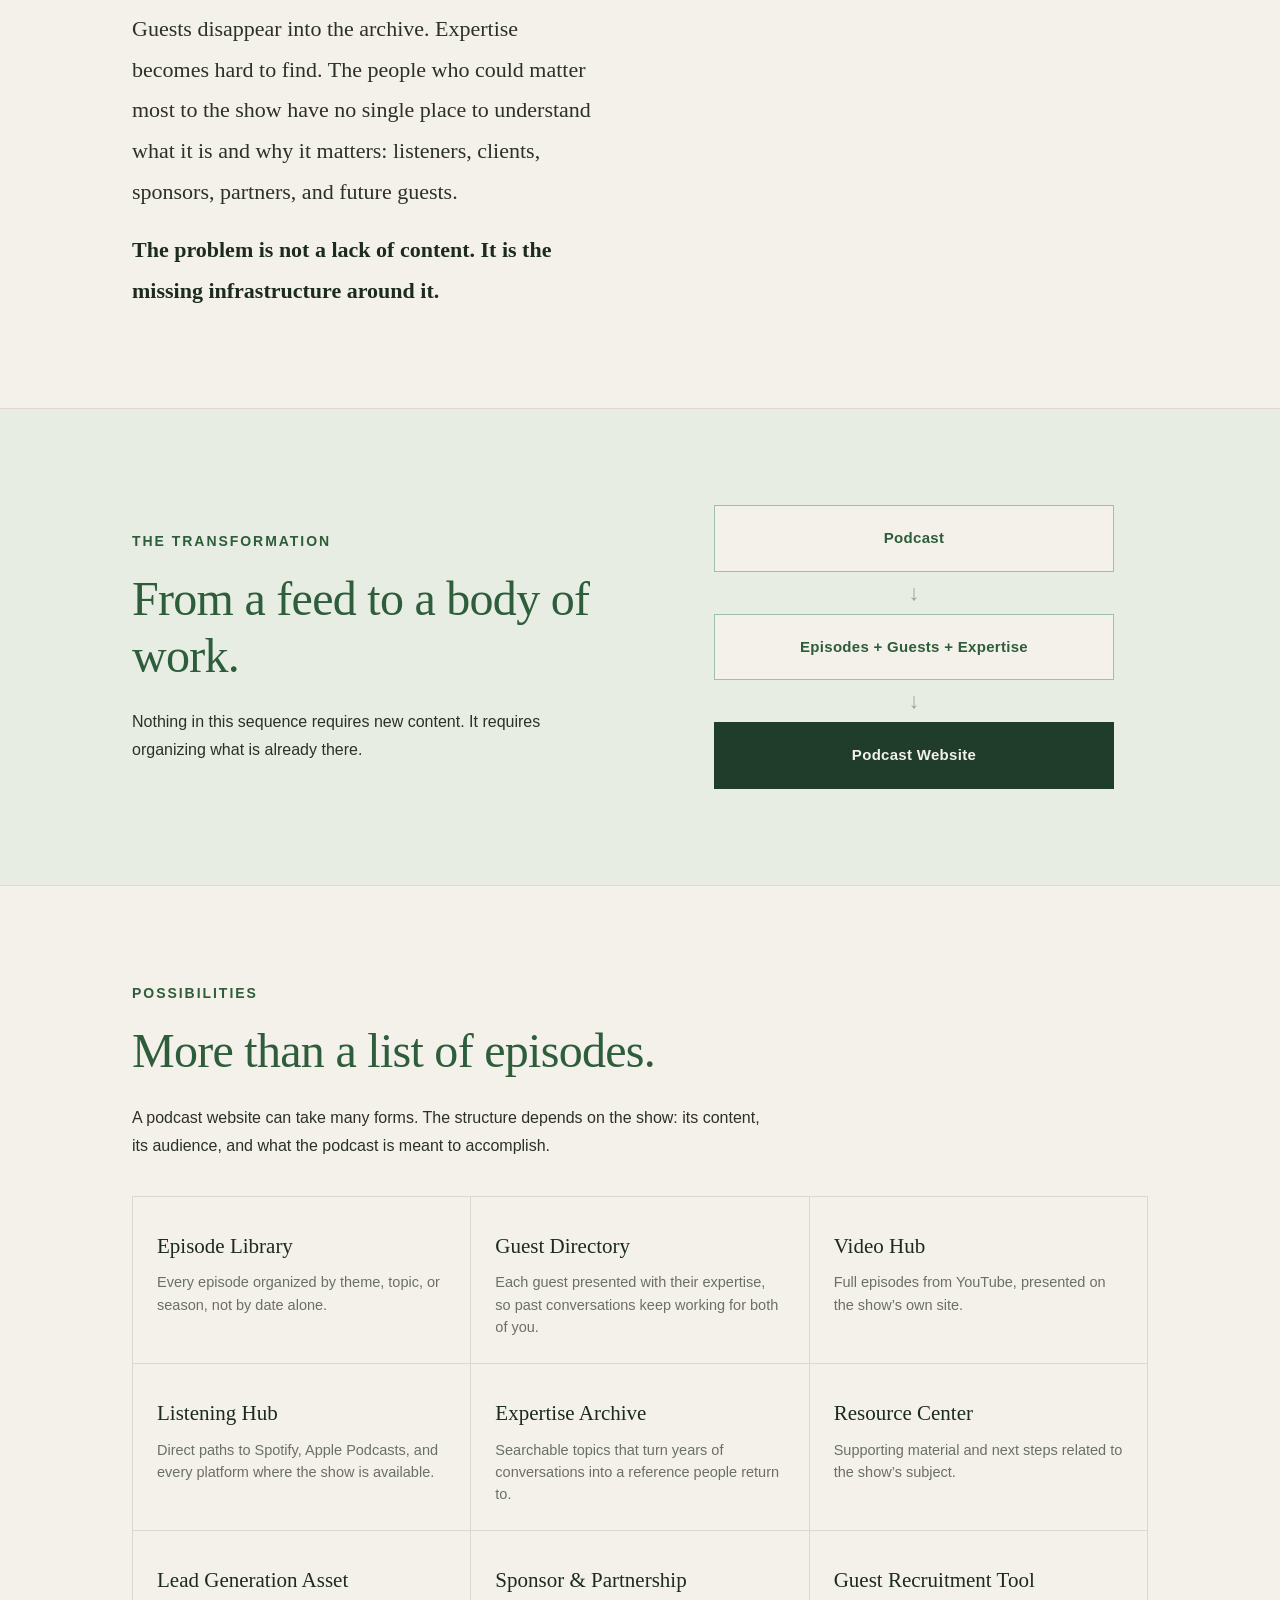
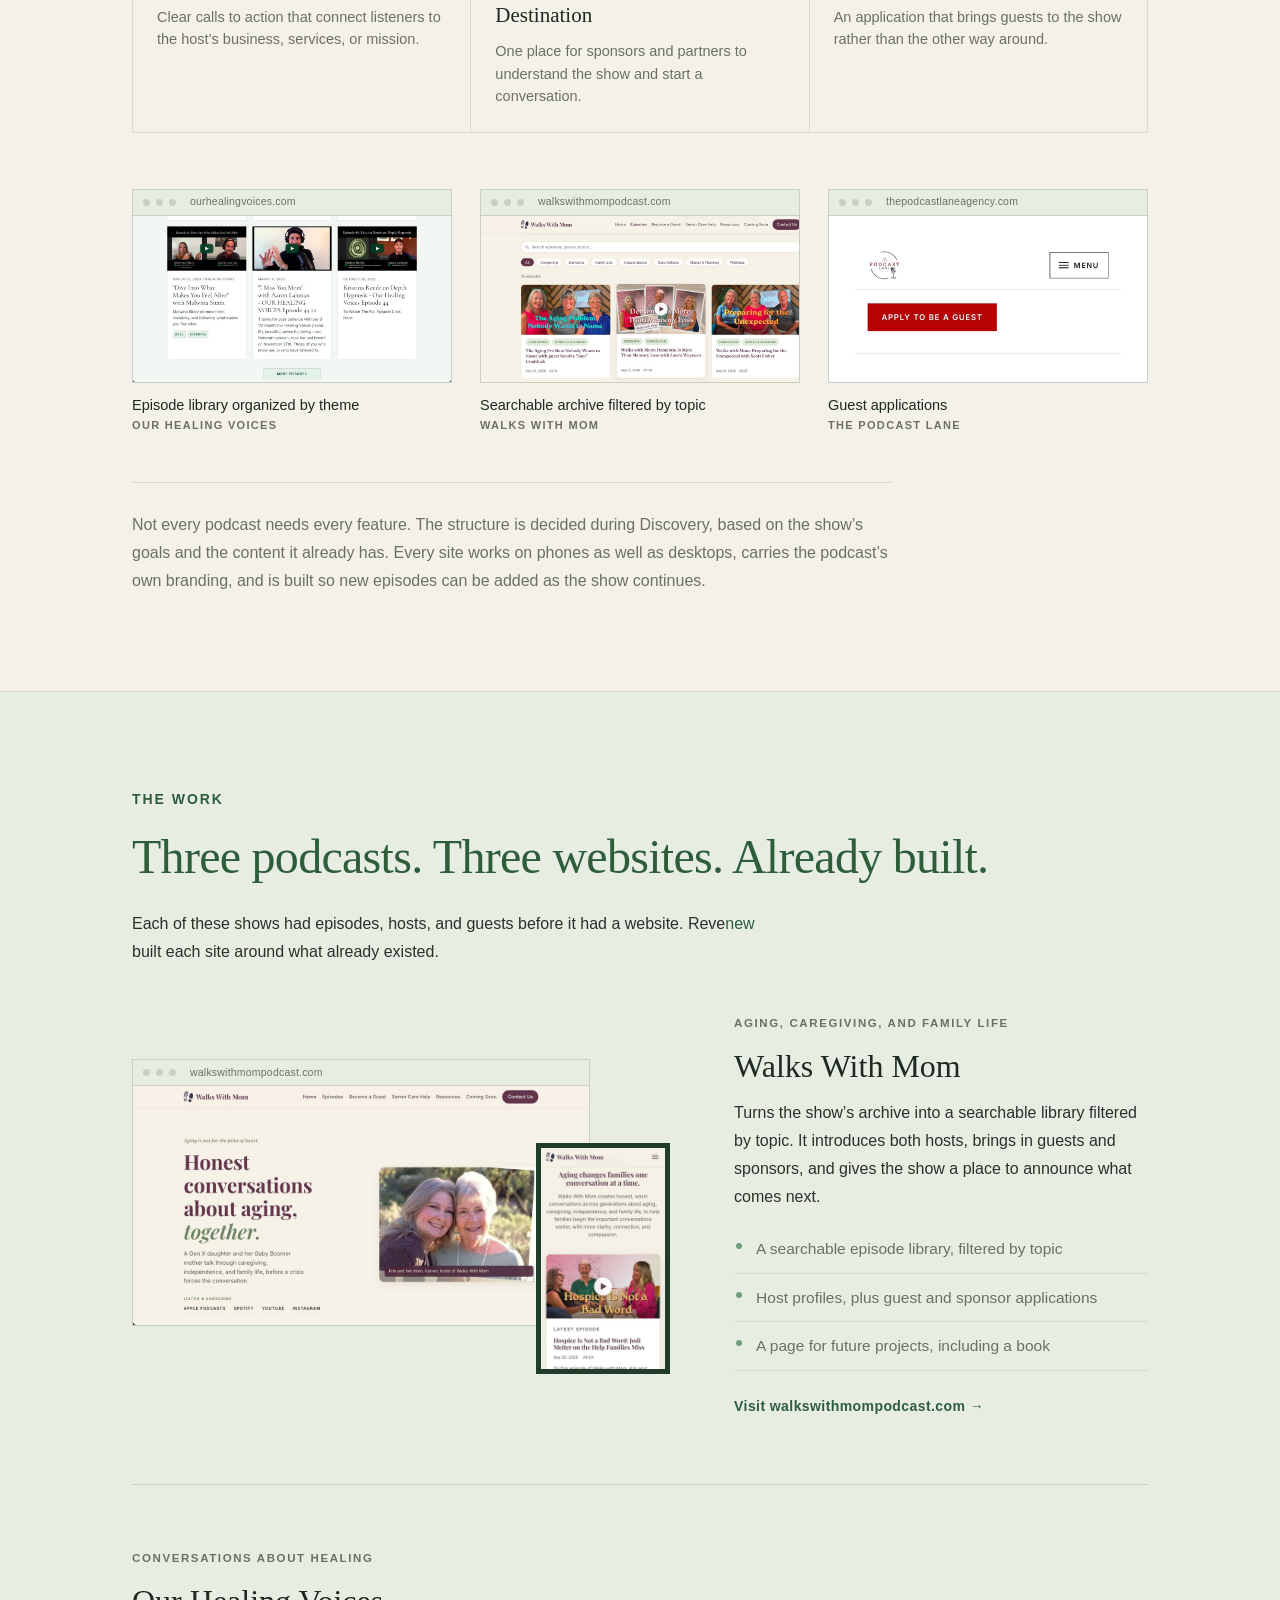
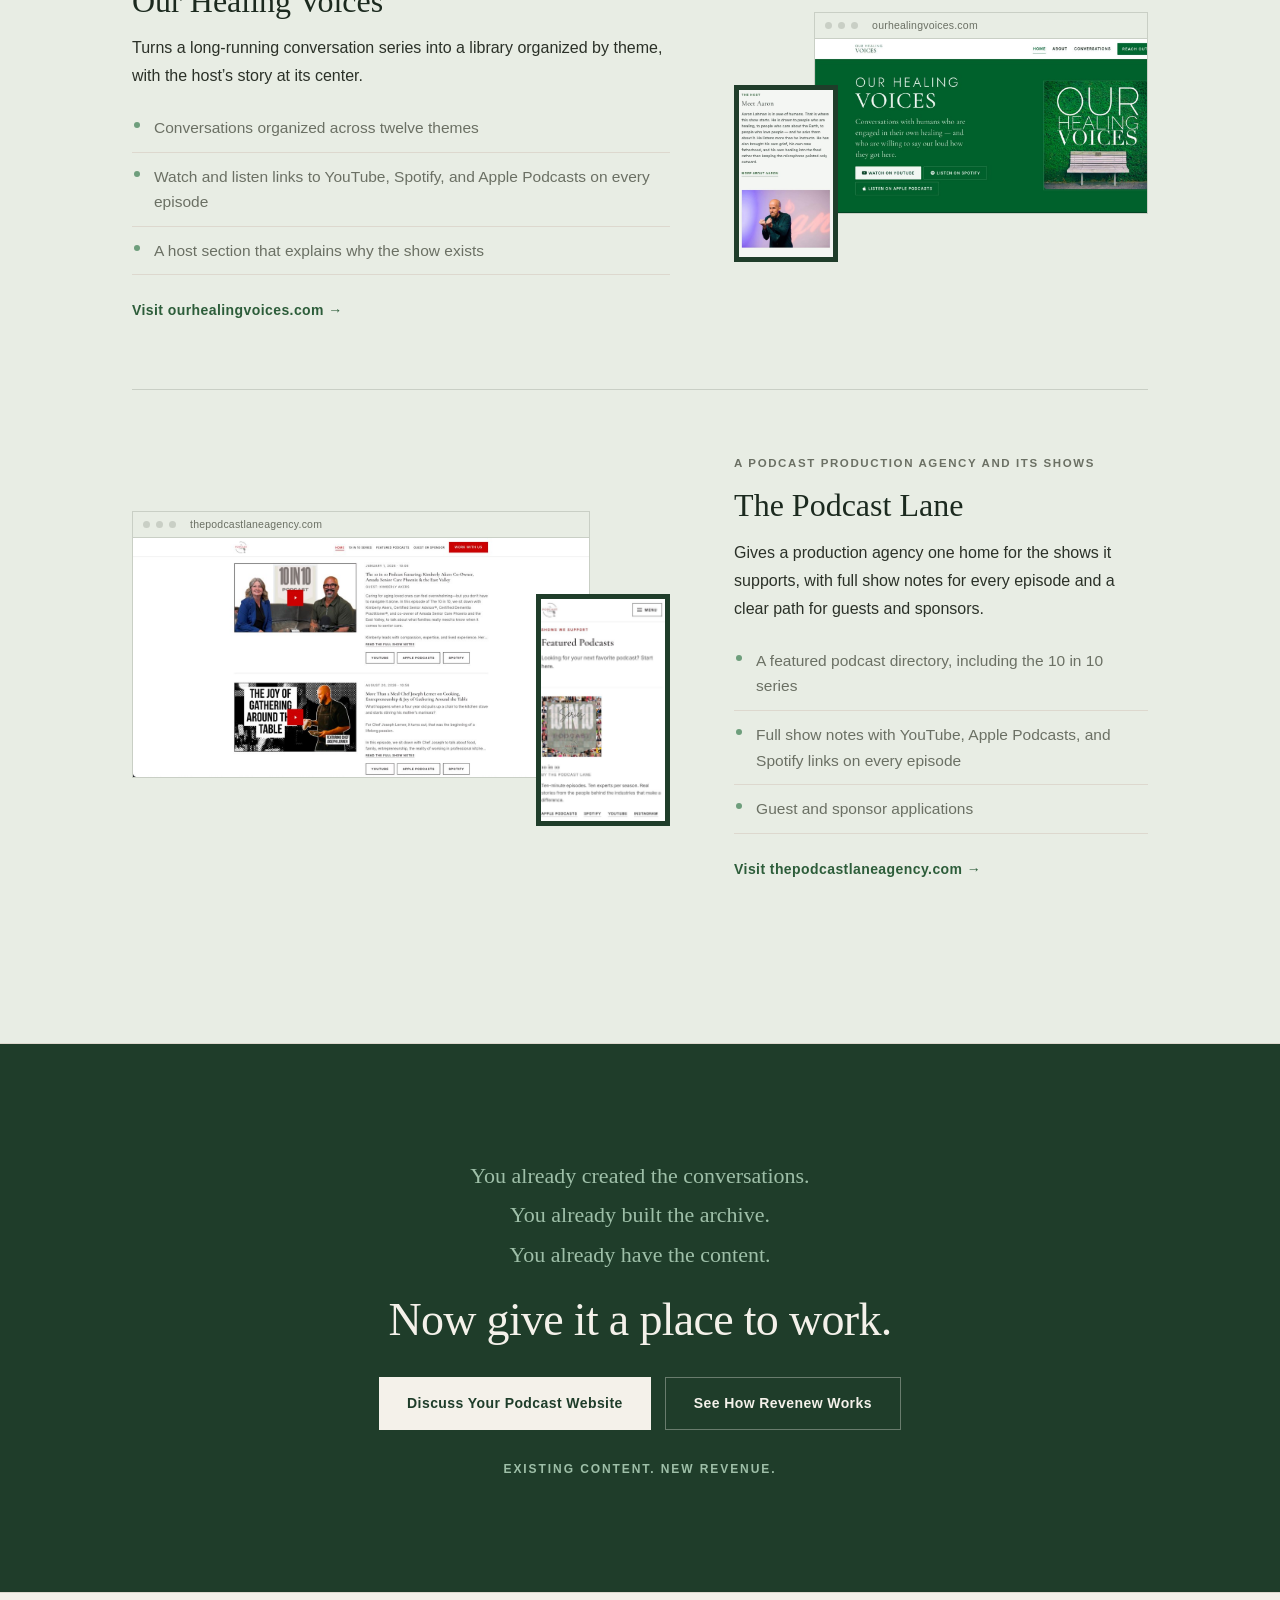
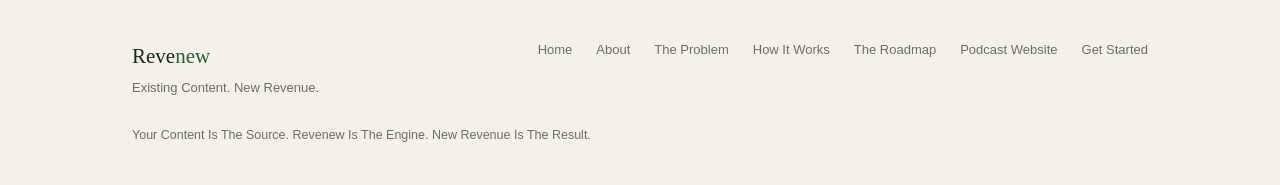
<file: podcast-website.html>
<!DOCTYPE html><html lang="en"><head>
<meta charset="utf-8">
<meta name="viewport" content="width=device-width, initial-scale=1">
<title>Podcast Website — Revenew</title>
<meta name="description" content="Your podcast has already created the content. Revenew builds a website around the episodes, guests, and expertise that already exist. Existing Content. New Revenue.">
<link rel="stylesheet" href="style.css">
</head><body>
<nav class="nav">
  <input type="checkbox" id="mtoggle" hidden>
  <div class="wrap"><div class="nav-inner">
  <a href="index.html" class="nav-logo">Reve<span class="g">new</span><span class="logo-tag">Existing Content. New Revenue.</span></a>
  <div class="nav-links"><a href="index.html" class="nav-link">Home</a><a href="about.html" class="nav-link">About</a><a href="problem.html" class="nav-link">The Problem</a><a href="how-it-works.html" class="nav-link">How It Works</a><a href="revenew-roadmap.html" class="nav-link">The Roadmap</a><a href="podcast-website.html" class="nav-link active">Podcast Website</a><a href="get-started.html" class="nav-cta">Schedule a Discovery Call</a></div>
  <label class="nav-burger" for="mtoggle" aria-label="Open menu"><span></span><span></span><span></span></label>
</div></div>
<div class="nav-mobile"><a href="index.html" class="nav-link">Home</a><a href="about.html" class="nav-link">About</a><a href="problem.html" class="nav-link">The Problem</a><a href="how-it-works.html" class="nav-link">How It Works</a><a href="revenew-roadmap.html" class="nav-link">The Roadmap</a><a href="podcast-website.html" class="nav-link active">Podcast Website</a><a href="get-started.html" class="nav-cta">Schedule a Discovery Call</a></div>
</nav>
<main>

<!-- 1. HERO -->
<section class="section-hero pw-hero"><div class="wrap">
  <div class="two-col two-col-center pw-hero-grid">
    <div>
      <div class="eyebrow">A <span class="bm"><span class="bm-r">Reve</span><span class="bm-n">new</span></span> Application</div>
      <h1 class="h1 pw-h1">Your podcast deserves a home of its own.</h1>
      <p class="pw-sub">Spotify, Apple, and YouTube distribute your podcast. Your website organizes and owns its value.</p>
      <p class="lead">Your show has already created the content: the episodes, the guests, the expertise. <span class="bm"><span class="bm-r">Reve</span><span class="bm-n">new</span></span> builds a website around what already exists. It does not replace the platforms. It connects them, giving the podcast one destination it controls.</p>
      <div class="btn-row">
        <a class="btn btn-primary" href="get-started.html?from=podcast-website#discovery-form">Discuss Your Podcast Website</a>
        <a class="btn btn-ghost" href="#the-work">See the Work</a>
      </div>
    </div>
    <div>
      <div class="pw-stack" role="img" aria-label="Three podcast websites built by Revenew: The Podcast Lane, Our Healing Voices, and Walks With Mom">
        <div class="frame s1"><div class="frame-bar"><i></i><i></i><i></i><span class="frame-url">thepodcastlaneagency.com</span></div><img src="images/podcast/pl-episodes.jpg" alt="" width="1200" height="628"></div>
        <div class="frame s2"><div class="frame-bar"><i></i><i></i><i></i><span class="frame-url">ourhealingvoices.com</span></div><img src="images/podcast/ohv-home.jpg" alt="" width="1200" height="552"></div>
        <div class="frame s3"><div class="frame-bar"><i></i><i></i><i></i><span class="frame-url">walkswithmompodcast.com</span></div><img src="images/podcast/wwm-home.jpg" alt="" width="1200" height="628"></div>
      </div>
    </div>
  </div>
</div></section>

<div class="formula-band"><div class="wrap"><div class="formula-inner">
  <div class="formula-item"><div class="formula-word">Your Podcast</div><div class="formula-desc">The Source</div></div>
  <div class="formula-arrow">&#8594;</div>
  <div class="formula-item"><div class="formula-word"><span class="bm"><span class="bm-r">Reve</span><span class="bm-n">new</span></span></div><div class="formula-desc">The Engine</div></div>
  <div class="formula-arrow">&#8594;</div>
  <div class="formula-item"><div class="formula-word green">Your Website</div><div class="formula-desc">The Asset</div></div>
</div></div></div>

<!-- 2. THE PROBLEM -->
<section class="section"><div class="wrap">
  <div class="two-col">
    <div>
      <div class="eyebrow">The Problem</div>
      <h2 class="h2">The content exists. The structure around it does not.</h2>
      <div class="staccato">
        <p style="margin-top:0;">A podcast can hold dozens or hundreds of valuable conversations. Most of that value lives on platforms the show does not control.</p>
        <p>On YouTube, Spotify, and Apple Podcasts, episodes become a feed. The newest one is visible. Everything else slips further down the list.</p>
        <p>Guests disappear into the archive. Expertise becomes hard to find. The people who could matter most to the show have no single place to understand what it is and why it matters: listeners, clients, sponsors, partners, and future guests.</p>
        <p><strong>The problem is not a lack of content. It is the missing infrastructure around it.</strong></p>
      </div>
    </div>
    <div>
      <div class="minilabel">Where Most Podcasts Stand</div>
      <ul class="rows">
        <li>No dedicated website</li>
        <li>A podcast page buried inside another site</li>
        <li>Reliance on YouTube, Spotify, or Apple alone</li>
        <li>An archive too large to browse</li>
        <li>Guests and expertise that are not being put to use</li>
        <li>A show disconnected from the business or mission behind it</li>
      </ul>
    </div>
  </div>
</div></section>

<!-- 3. THE TRANSFORMATION -->
<section class="section-panel"><div class="wrap">
  <div class="two-col two-col-center">
    <div>
      <div class="eyebrow">The Transformation</div>
      <h2 class="h2">From a feed to a body of work.</h2>
      <p class="body-text">Nothing in this sequence requires new content. It requires organizing what is already there.</p>
    </div>
    <div class="flow" role="img" aria-label="Podcast, then episodes, guests and expertise, then podcast website">
      <div class="flow-box">Podcast</div>
      <div class="flow-arrow" aria-hidden="true">&#8595;</div>
      <div class="flow-box">Episodes + Guests + Expertise</div>
      <div class="flow-arrow" aria-hidden="true">&#8595;</div>
      <div class="flow-box end">Podcast Website</div>
    </div>
  </div>
</div></section>

<!-- 4. WHAT YOUR PODCAST WEBSITE CAN BECOME -->
<section class="section"><div class="wrap">
  <div class="eyebrow">Possibilities</div>
  <h2 class="h2">More than a list of episodes.</h2>
  <p class="body-text pw-intro">A podcast website can take many forms. The structure depends on the show: its content, its audience, and what the podcast is meant to accomplish.</p>
  <div class="card-grid three">
    <div class="card-cell"><div class="ct">Episode Library</div><div class="cb">Every episode organized by theme, topic, or season, not by date alone.</div></div>
    <div class="card-cell"><div class="ct">Guest Directory</div><div class="cb">Each guest presented with their expertise, so past conversations keep working for both of you.</div></div>
    <div class="card-cell"><div class="ct">Video Hub</div><div class="cb">Full episodes from YouTube, presented on the show&rsquo;s own site.</div></div>
    <div class="card-cell"><div class="ct">Listening Hub</div><div class="cb">Direct paths to Spotify, Apple Podcasts, and every platform where the show is available.</div></div>
    <div class="card-cell"><div class="ct">Expertise Archive</div><div class="cb">Searchable topics that turn years of conversations into a reference people return to.</div></div>
    <div class="card-cell"><div class="ct">Resource Center</div><div class="cb">Supporting material and next steps related to the show&rsquo;s subject.</div></div>
    <div class="card-cell"><div class="ct">Lead Generation Asset</div><div class="cb">Clear calls to action that connect listeners to the host&rsquo;s business, services, or mission.</div></div>
    <div class="card-cell"><div class="ct">Sponsor &amp; Partnership Destination</div><div class="cb">One place for sponsors and partners to understand the show and start a conversation.</div></div>
    <div class="card-cell"><div class="ct">Guest Recruitment Tool</div><div class="cb">An application that brings guests to the show rather than the other way around.</div></div>
  </div>

  <div class="proof">
    <figure>
      <div class="frame"><div class="frame-bar"><i></i><i></i><i></i><span class="frame-url">ourhealingvoices.com</span></div><img src="images/podcast/ohv-library.jpg" alt="Our Healing Voices episode grid, with each conversation tagged by theme" width="1200" height="628" loading="lazy"></div>
      <figcaption><span class="pc-t">Episode library organized by theme</span><span class="pc-s">Our Healing Voices</span></figcaption>
    </figure>
    <figure>
      <div class="frame"><div class="frame-bar"><i></i><i></i><i></i><span class="frame-url">walkswithmompodcast.com</span></div><img src="images/podcast/wwm-library.jpg" alt="Walks With Mom episode library with a search bar and topic filters" width="1200" height="555" loading="lazy"></div>
      <figcaption><span class="pc-t">Searchable archive filtered by topic</span><span class="pc-s">Walks With Mom</span></figcaption>
    </figure>
    <figure>
      <div class="frame"><div class="frame-bar"><i></i><i></i><i></i><span class="frame-url">thepodcastlaneagency.com</span></div><img src="images/podcast/pl-guest.jpg" alt="The Podcast Lane, showing its Apply to Be a Guest button" width="1200" height="628" loading="lazy"></div>
      <figcaption><span class="pc-t">Guest applications</span><span class="pc-s">The Podcast Lane</span></figcaption>
    </figure>
  </div>

  <p class="pw-note">Not every podcast needs every feature. The structure is decided during Discovery, based on the show&rsquo;s goals and the content it already has. Every site works on phones as well as desktops, carries the podcast&rsquo;s own branding, and is built so new episodes can be added as the show continues.</p>
</div></section>

<!-- 5. THE WORK -->
<section class="section-panel" id="the-work"><div class="wrap">
  <div class="eyebrow">The Work</div>
  <h2 class="h2">Three podcasts. Three websites. Already built.</h2>
  <p class="body-text">Each of these shows had episodes, hosts, and guests before it had a website. <span class="bm"><span class="bm-r">Reve</span><span class="bm-n">new</span></span> built each site around what already existed.</p>

  <div class="cases">
    <article class="case">
      <div class="case-media">
        <div class="frame"><div class="frame-bar"><i></i><i></i><i></i><span class="frame-url">walkswithmompodcast.com</span></div><img src="images/podcast/wwm-home.jpg" alt="Walks With Mom home page on desktop, introducing hosts Kim and Karren" width="1200" height="628" loading="lazy"></div>
        <div class="phone"><img src="images/podcast/wwm-latest-phone.jpg" alt="Walks With Mom on a phone, showing the latest episode" width="540" height="960" loading="lazy"></div>
      </div>
      <div>
        <div class="minilabel">Aging, caregiving, and family life</div>
        <h3 class="case-name">Walks With Mom</h3>
        <p class="case-desc">Turns the show&rsquo;s archive into a searchable library filtered by topic. It introduces both hosts, brings in guests and sponsors, and gives the show a place to announce what comes next.</p>
        <ul class="rows">
          <li>A searchable episode library, filtered by topic</li>
          <li>Host profiles, plus guest and sponsor applications</li>
          <li>A page for future projects, including a book</li>
        </ul>
        <a class="case-link" href="https://walkswithmompodcast.com/" target="_blank" rel="noopener">Visit walkswithmompodcast.com &#8594;</a>
      </div>
    </article>

    <article class="case flip">
      <div class="case-media">
        <div class="frame"><div class="frame-bar"><i></i><i></i><i></i><span class="frame-url">ourhealingvoices.com</span></div><img src="images/podcast/ohv-home.jpg" alt="Our Healing Voices home page on desktop, with YouTube, Spotify, and Apple Podcasts buttons" width="1200" height="552" loading="lazy"></div>
        <div class="phone"><img src="images/podcast/ohv-host-phone.jpg" alt="Our Healing Voices on a phone, showing the Meet Aaron host section" width="540" height="894" loading="lazy"></div>
      </div>
      <div>
        <div class="minilabel">Conversations about healing</div>
        <h3 class="case-name">Our Healing Voices</h3>
        <p class="case-desc">Turns a long-running conversation series into a library organized by theme, with the host&rsquo;s story at its center.</p>
        <ul class="rows">
          <li>Conversations organized across twelve themes</li>
          <li>Watch and listen links to YouTube, Spotify, and Apple Podcasts on every episode</li>
          <li>A host section that explains why the show exists</li>
        </ul>
        <a class="case-link" href="https://ourhealingvoices.com/" target="_blank" rel="noopener">Visit ourhealingvoices.com &#8594;</a>
      </div>
    </article>

    <article class="case">
      <div class="case-media">
        <div class="frame"><div class="frame-bar"><i></i><i></i><i></i><span class="frame-url">thepodcastlaneagency.com</span></div><img src="images/podcast/pl-episodes.jpg" alt="The Podcast Lane episode list on desktop, with show notes and platform links for each episode" width="1200" height="628" loading="lazy"></div>
        <div class="phone"><img src="images/podcast/pl-featured-phone.jpg" alt="The Podcast Lane on a phone, showing the Featured Podcasts page and the 10 in 10 series" width="540" height="911" loading="lazy"></div>
      </div>
      <div>
        <div class="minilabel">A podcast production agency and its shows</div>
        <h3 class="case-name">The Podcast Lane</h3>
        <p class="case-desc">Gives a production agency one home for the shows it supports, with full show notes for every episode and a clear path for guests and sponsors.</p>
        <ul class="rows">
          <li>A featured podcast directory, including the 10 in 10 series</li>
          <li>Full show notes with YouTube, Apple Podcasts, and Spotify links on every episode</li>
          <li>Guest and sponsor applications</li>
        </ul>
        <a class="case-link" href="https://thepodcastlaneagency.com/" target="_blank" rel="noopener">Visit thepodcastlaneagency.com &#8594;</a>
      </div>
    </article>
  </div>
</div></section>

<!-- 6. CLOSING CALL TO ACTION -->
<section class="section-dark pw-close"><div class="wrap" style="text-align:center;">
  <div class="pw-close-lines">
    You already created the conversations.<br>
    You already built the archive.<br>
    You already have the content.
  </div>
  <h2 class="h2">Now give it a place to work.</h2>
  <div style="display:flex;gap:14px;justify-content:center;flex-wrap:wrap;">
    <a class="btn btn-light" href="get-started.html?from=podcast-website#discovery-form">Discuss Your Podcast Website</a>
    <a class="btn btn-ghost-light" href="how-it-works.html">See How Revenew Works</a>
  </div>
  <div class="tagline">Existing Content. New Revenue.</div>
</div></section>
</main>
<footer class="footer"><div class="wrap"><div class="footer-inner">
  <div>
    <div class="fmark">Reve<span class="g">new</span></div>
    <div class="ftag">Existing Content. New Revenue.</div>
  </div>
  <nav class="fnav"><a href="index.html">Home</a><a href="about.html">About</a><a href="problem.html">The Problem</a><a href="how-it-works.html">How It Works</a><a href="revenew-roadmap.html">The Roadmap</a><a href="podcast-website.html">Podcast Website</a><a href="get-started.html">Get Started</a></nav>
</div>
<div class="fcopy">Your Content Is The Source. Revenew Is The Engine. New Revenue Is The Result.</div>
</div></footer>
</body></html>
</file>
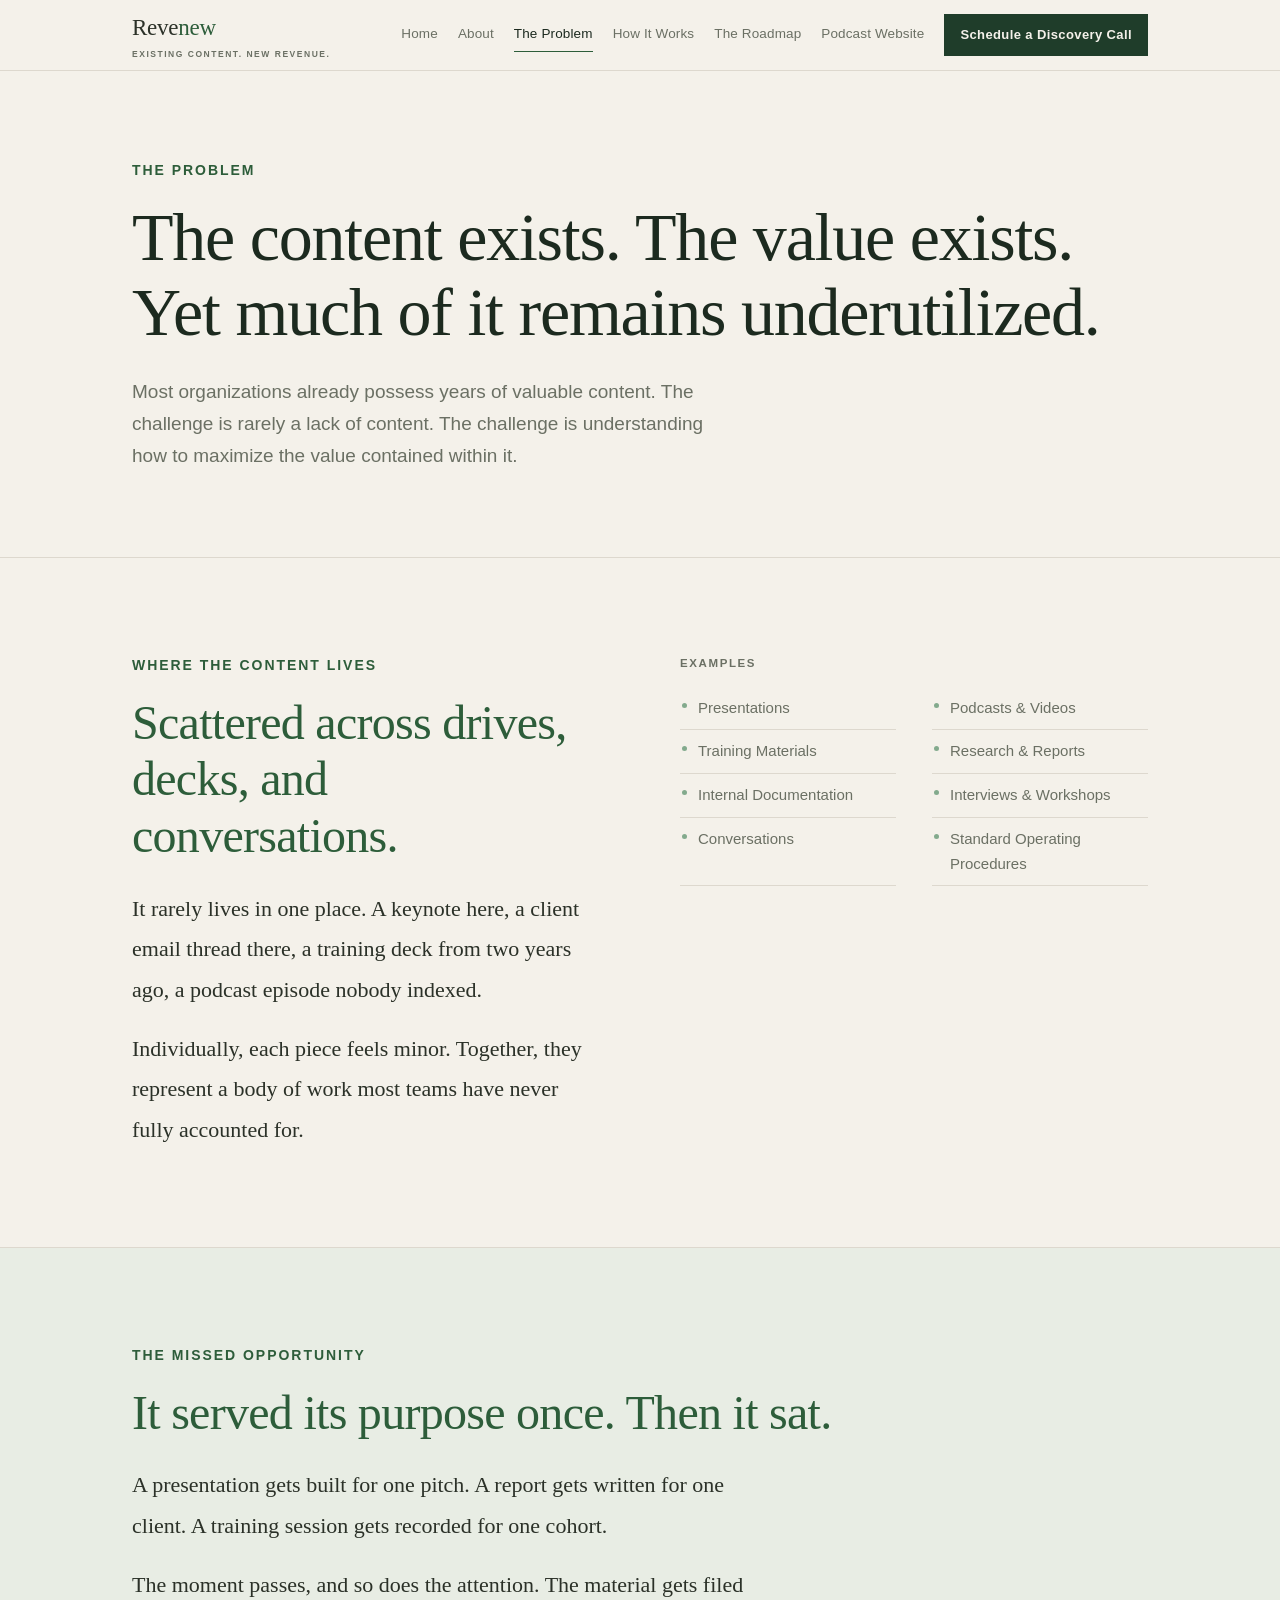
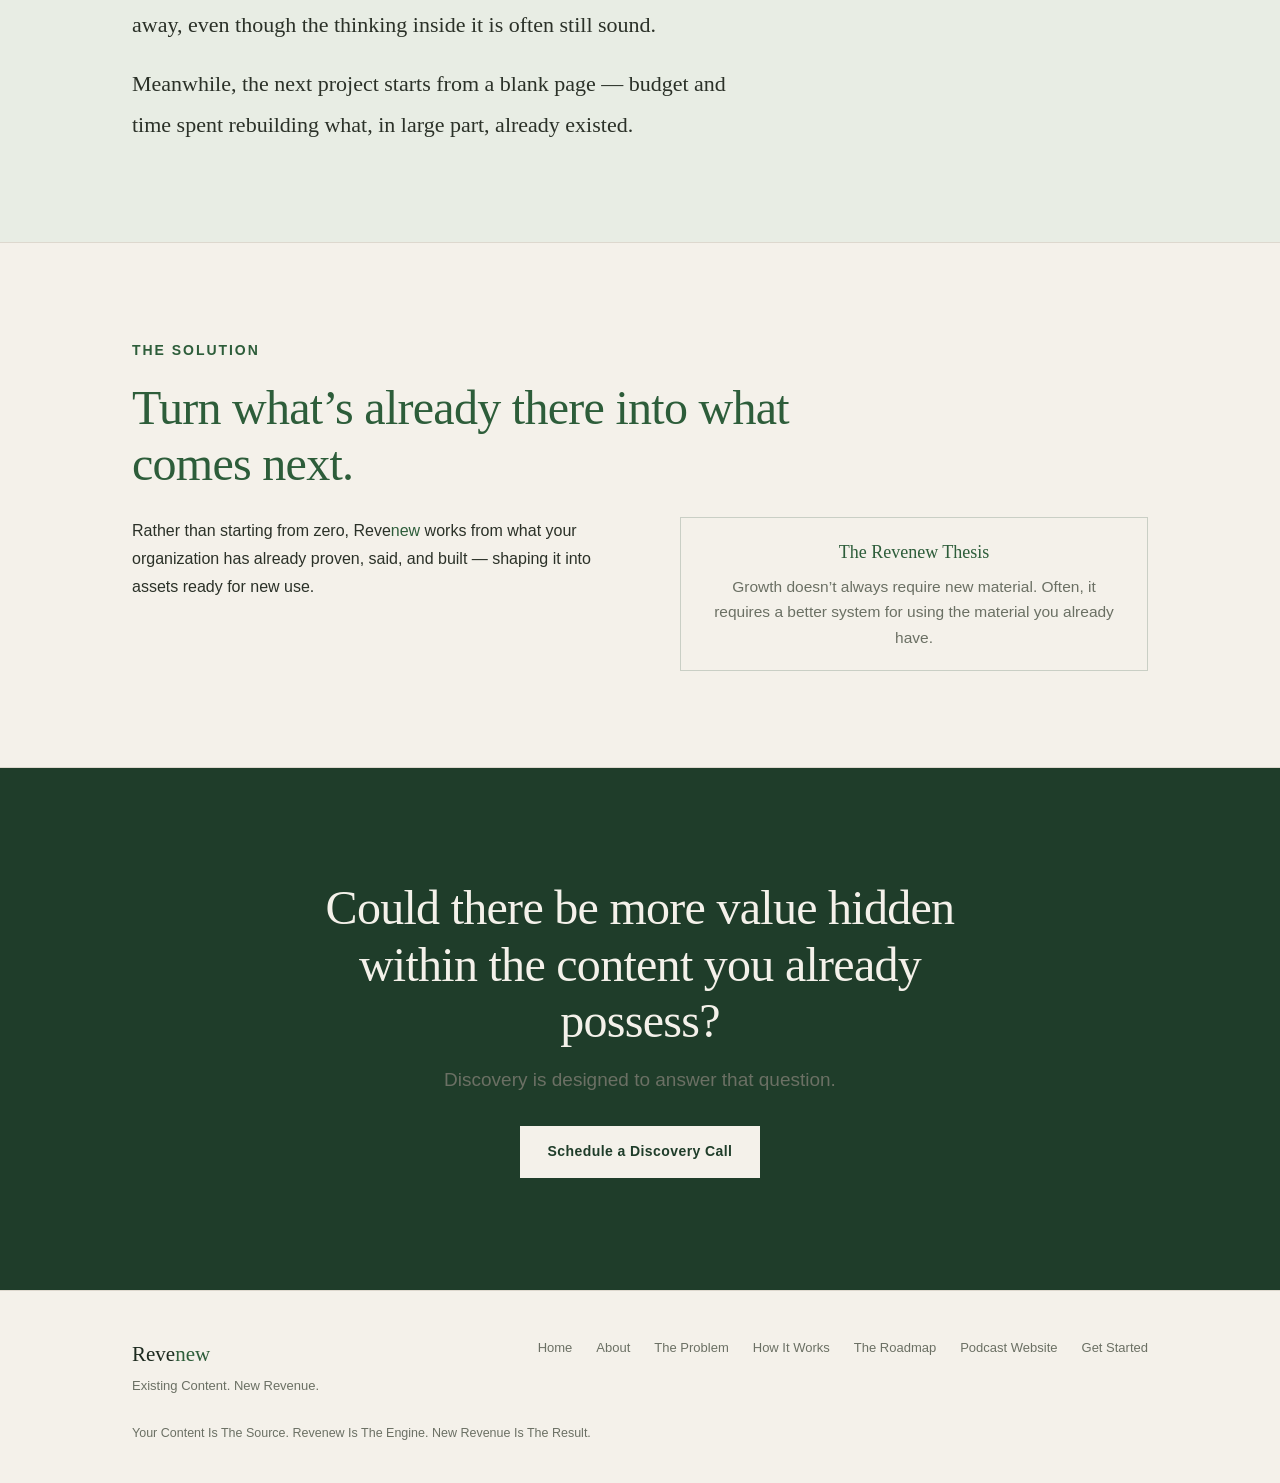
<file: problem.html>
<!DOCTYPE html><html lang="en"><head>
<meta charset="utf-8">
<meta name="viewport" content="width=device-width, initial-scale=1">
<title>The Problem — Revenew</title>
<meta name="description" content="Revenew transforms existing content into focused assets and new revenue opportunities. Existing Content. New Revenue.">
<link rel="stylesheet" href="style.css">
</head><body>
<nav class="nav">
  <input type="checkbox" id="mtoggle" hidden>
  <div class="wrap"><div class="nav-inner">
  <a href="index.html" class="nav-logo">Reve<span class="g">new</span><span class="logo-tag">Existing Content. New Revenue.</span></a>
  <div class="nav-links"><a href="index.html" class="nav-link">Home</a><a href="about.html" class="nav-link">About</a><a href="problem.html" class="nav-link active">The Problem</a><a href="how-it-works.html" class="nav-link">How It Works</a><a href="revenew-roadmap.html" class="nav-link">The Roadmap</a><a href="podcast-website.html" class="nav-link">Podcast Website</a><a href="get-started.html" class="nav-cta">Schedule a Discovery Call</a></div>
  <label class="nav-burger" for="mtoggle" aria-label="Open menu"><span></span><span></span><span></span></label>
</div></div>
<div class="nav-mobile"><a href="index.html" class="nav-link">Home</a><a href="about.html" class="nav-link">About</a><a href="problem.html" class="nav-link active">The Problem</a><a href="how-it-works.html" class="nav-link">How It Works</a><a href="revenew-roadmap.html" class="nav-link">The Roadmap</a><a href="podcast-website.html" class="nav-link">Podcast Website</a><a href="get-started.html" class="nav-cta">Schedule a Discovery Call</a></div>
</nav>
<main>
<section class="section-hero"><div class="wrap">
  <div class="eyebrow">The Problem</div>
  <h1 class="h1">The content exists. The value exists. Yet much of it remains underutilized.</h1>
  <p class="lead" style="margin-top:26px;">Most organizations already possess years of valuable content. The challenge is rarely a lack of content. The challenge is understanding how to maximize the value contained within it.</p>
</div></section>

<section class="section"><div class="wrap">
  <div class="two-col">
    <div>
      <div class="eyebrow">Where The Content Lives</div>
      <h2 class="h2">Scattered across drives, decks, and conversations.</h2>
      <div class="staccato">
        <p style="margin-top:0;">It rarely lives in one place. A keynote here, a client email thread there, a training deck from two years ago, a podcast episode nobody indexed.</p>
        <p>Individually, each piece feels minor. Together, they represent a body of work most teams have never fully accounted for.</p>
      </div>
    </div>
    <div>
      <div class="minilabel">Examples</div>
      <div class="chips"><div class="c">Presentations</div><div class="c">Podcasts &amp; Videos</div><div class="c">Training Materials</div><div class="c">Research &amp; Reports</div><div class="c">Internal Documentation</div><div class="c">Interviews &amp; Workshops</div><div class="c">Conversations</div><div class="c">Standard Operating Procedures</div></div>
    </div>
  </div>
</div></section>

<section class="section-panel"><div class="wrap">
  <div class="eyebrow">The Missed Opportunity</div>
  <h2 class="h2" style="max-width:820px;">It served its purpose once. Then it sat.</h2>
  <div class="staccato" style="margin-top:24px;">
    <p style="margin-top:0;">A presentation gets built for one pitch. A report gets written for one client. A training session gets recorded for one cohort.</p>
    <p>The moment passes, and so does the attention. The material gets filed away, even though the thinking inside it is often still sound.</p>
    <p>Meanwhile, the next project starts from a blank page &#8212; budget and time spent rebuilding what, in large part, already existed.</p>
  </div>
</div></section>

<section class="section"><div class="wrap">
  <div class="eyebrow">The Solution</div>
  <h2 class="h2" style="max-width:680px;">Turn what&rsquo;s already there into what comes next.</h2>
  <div class="two-col" style="margin-top:8px;">
    <div>
      <p class="body-text">Rather than starting from zero, <span class="bm"><span class="bm-r">Reve</span><span class="bm-n">new</span></span> works from what your organization has already proven, said, and built &#8212; shaping it into assets ready for new use.</p>
    </div>
    <div>
      <div class="notebox"><div class="nh">The Revenew Thesis</div><p>Growth doesn&rsquo;t always require new material. Often, it requires a better system for using the material you already have.</p></div>
    </div>
  </div>
</div></section>

<section class="section-dark"><div class="wrap" style="text-align:center;">
  <h2 class="h2" style="color:var(--bg);max-width:720px;margin:0 auto 14px;">Could there be more value hidden within the content you already possess?</h2>
  <p class="lead" style="color:var(--faint);margin:0 auto 30px;">Discovery is designed to answer that question.</p>
  <a class="btn btn-light" href="get-started.html">Schedule a Discovery Call</a>
</div></section>
</main>
<footer class="footer"><div class="wrap"><div class="footer-inner">
  <div>
    <div class="fmark">Reve<span class="g">new</span></div>
    <div class="ftag">Existing Content. New Revenue.</div>
  </div>
  <nav class="fnav"><a href="index.html">Home</a><a href="about.html">About</a><a href="problem.html">The Problem</a><a href="how-it-works.html">How It Works</a><a href="revenew-roadmap.html">The Roadmap</a><a href="podcast-website.html">Podcast Website</a><a href="get-started.html">Get Started</a></nav>
</div>
<div class="fcopy">Your Content Is The Source. Revenew Is The Engine. New Revenue Is The Result.</div>
</div></footer>
</body></html>
</file>
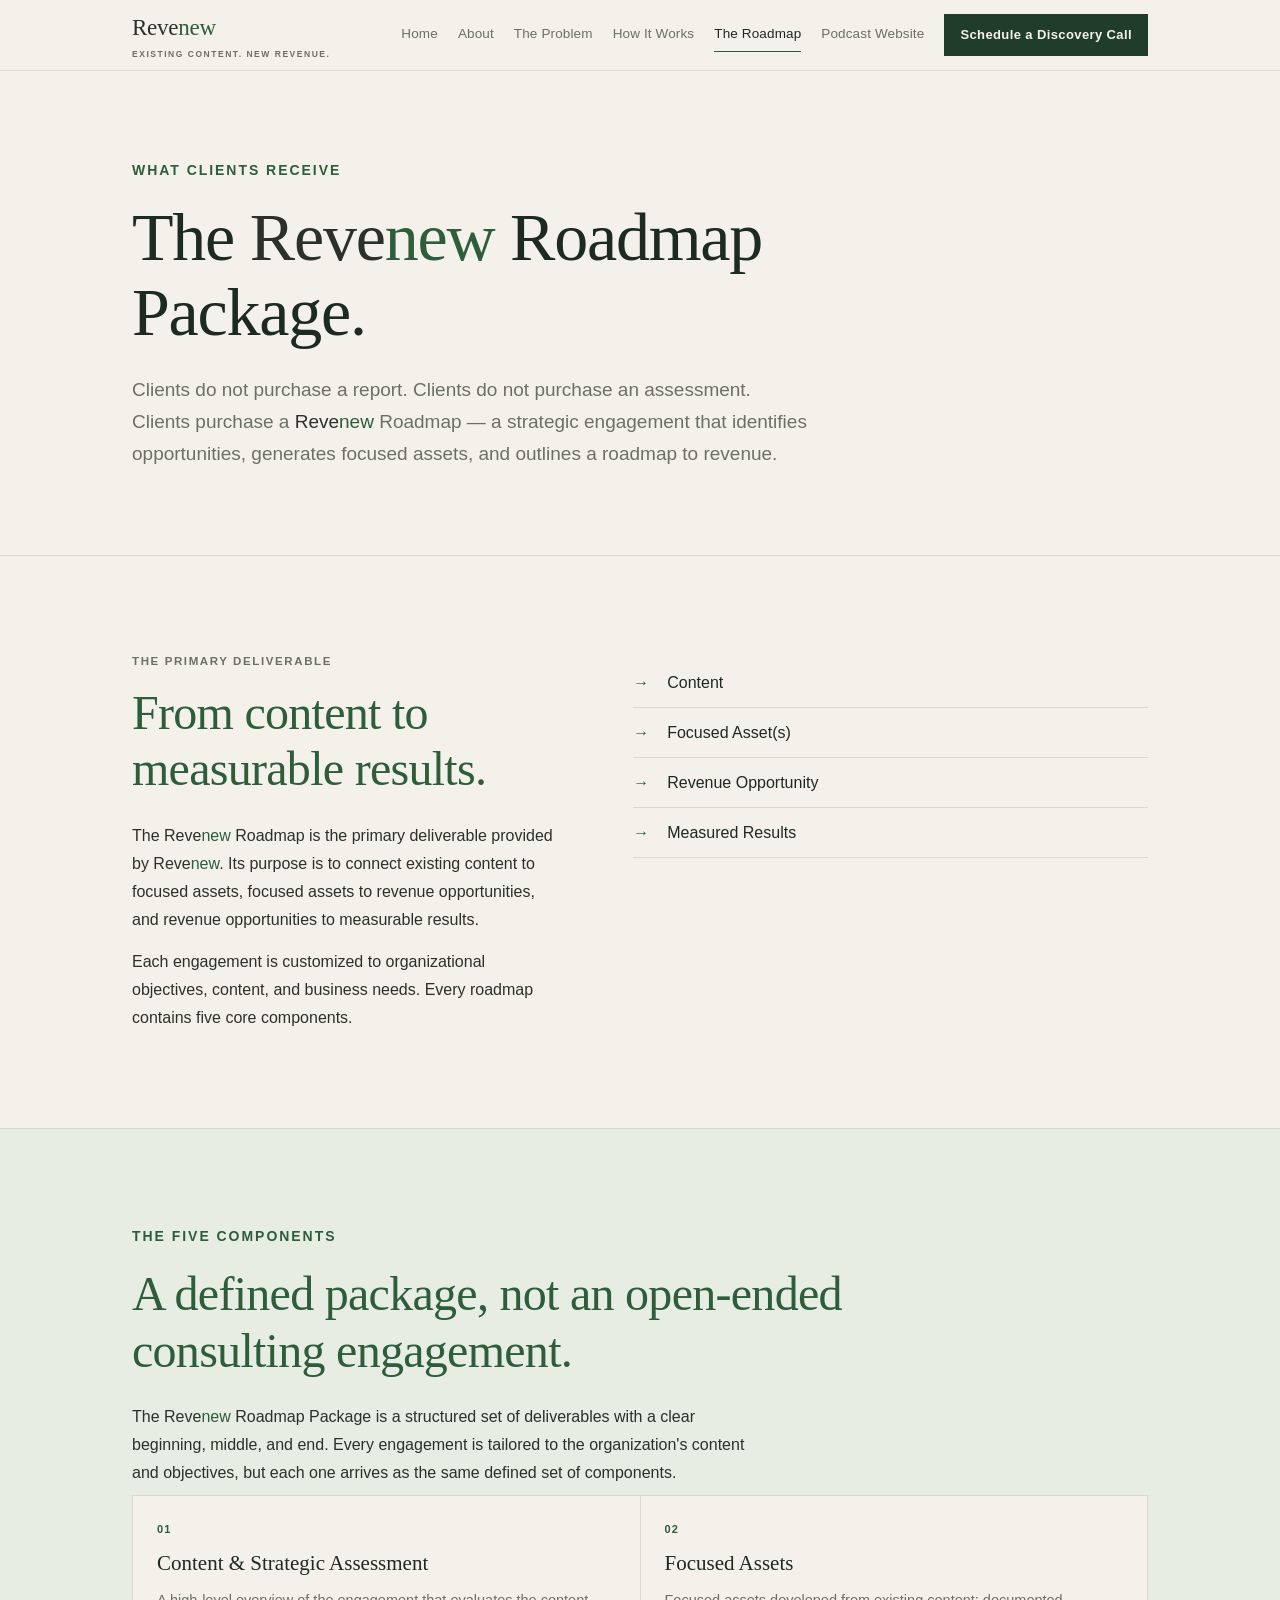
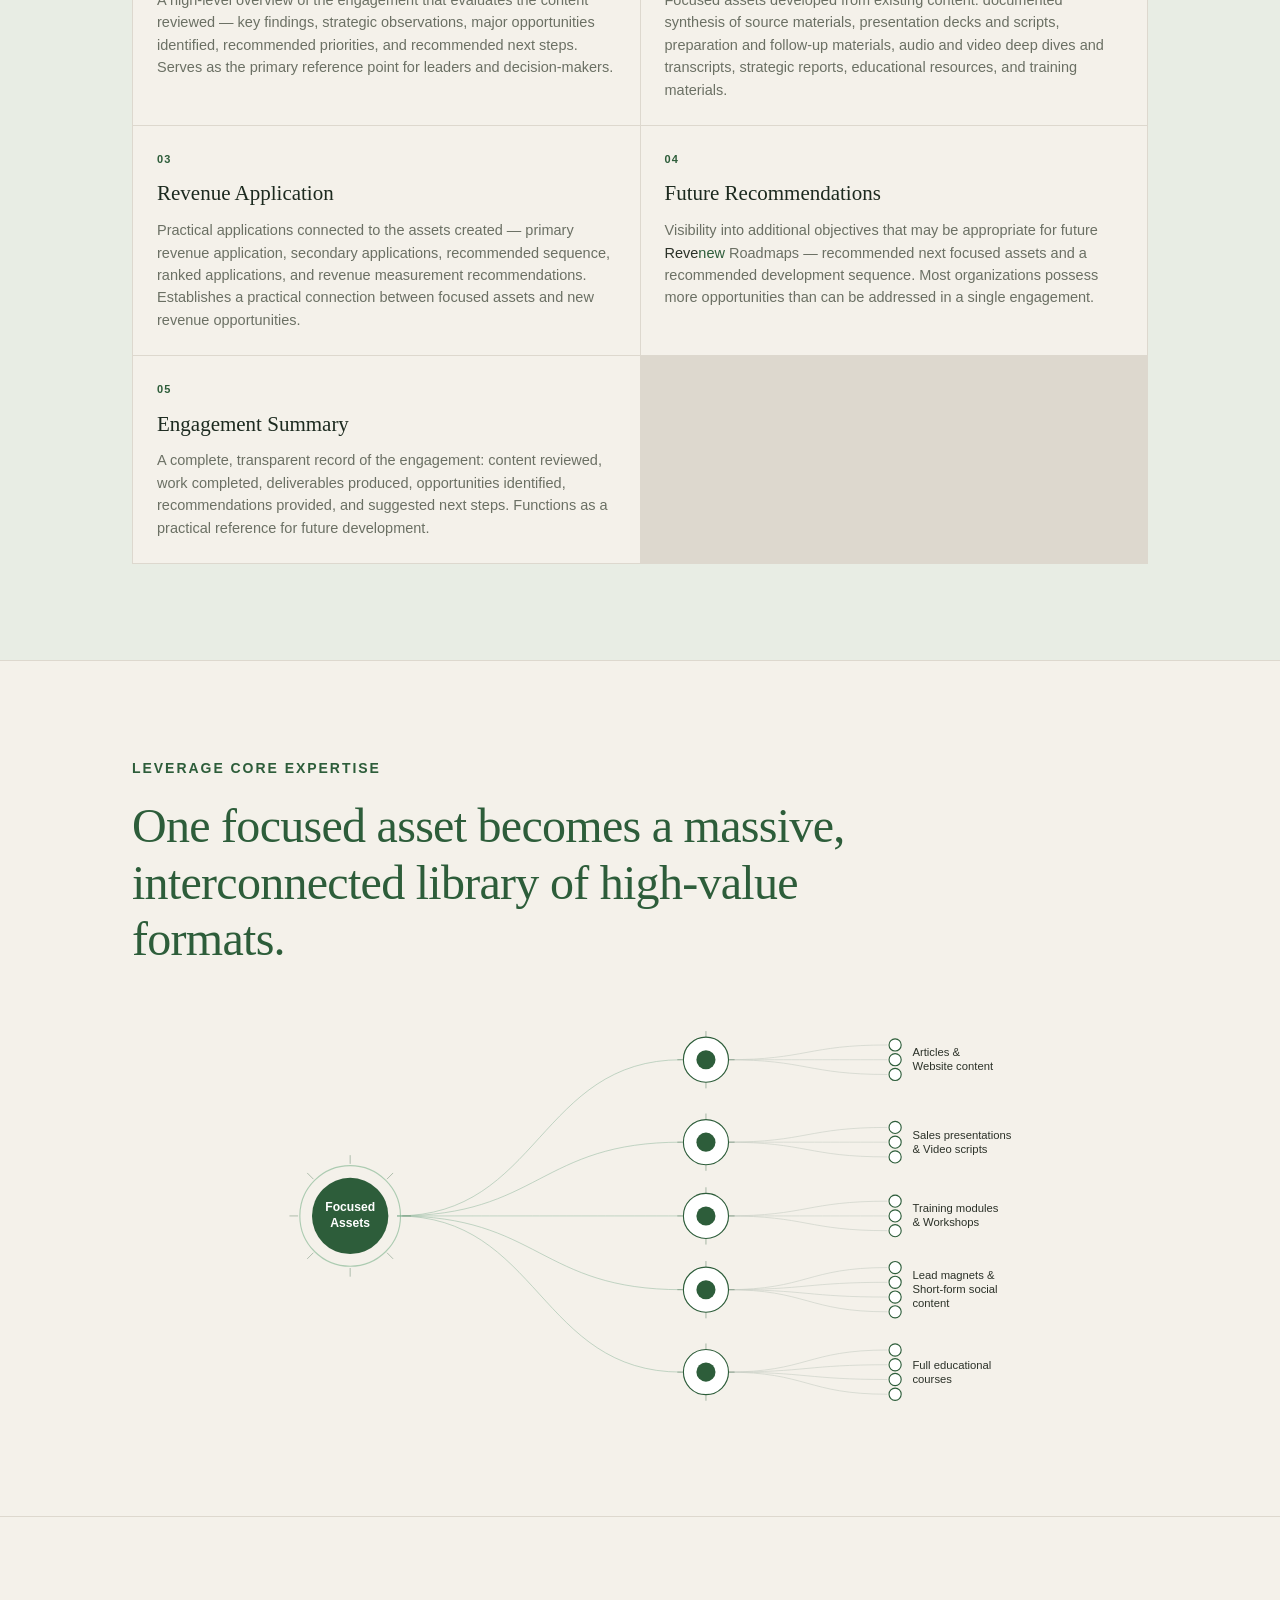
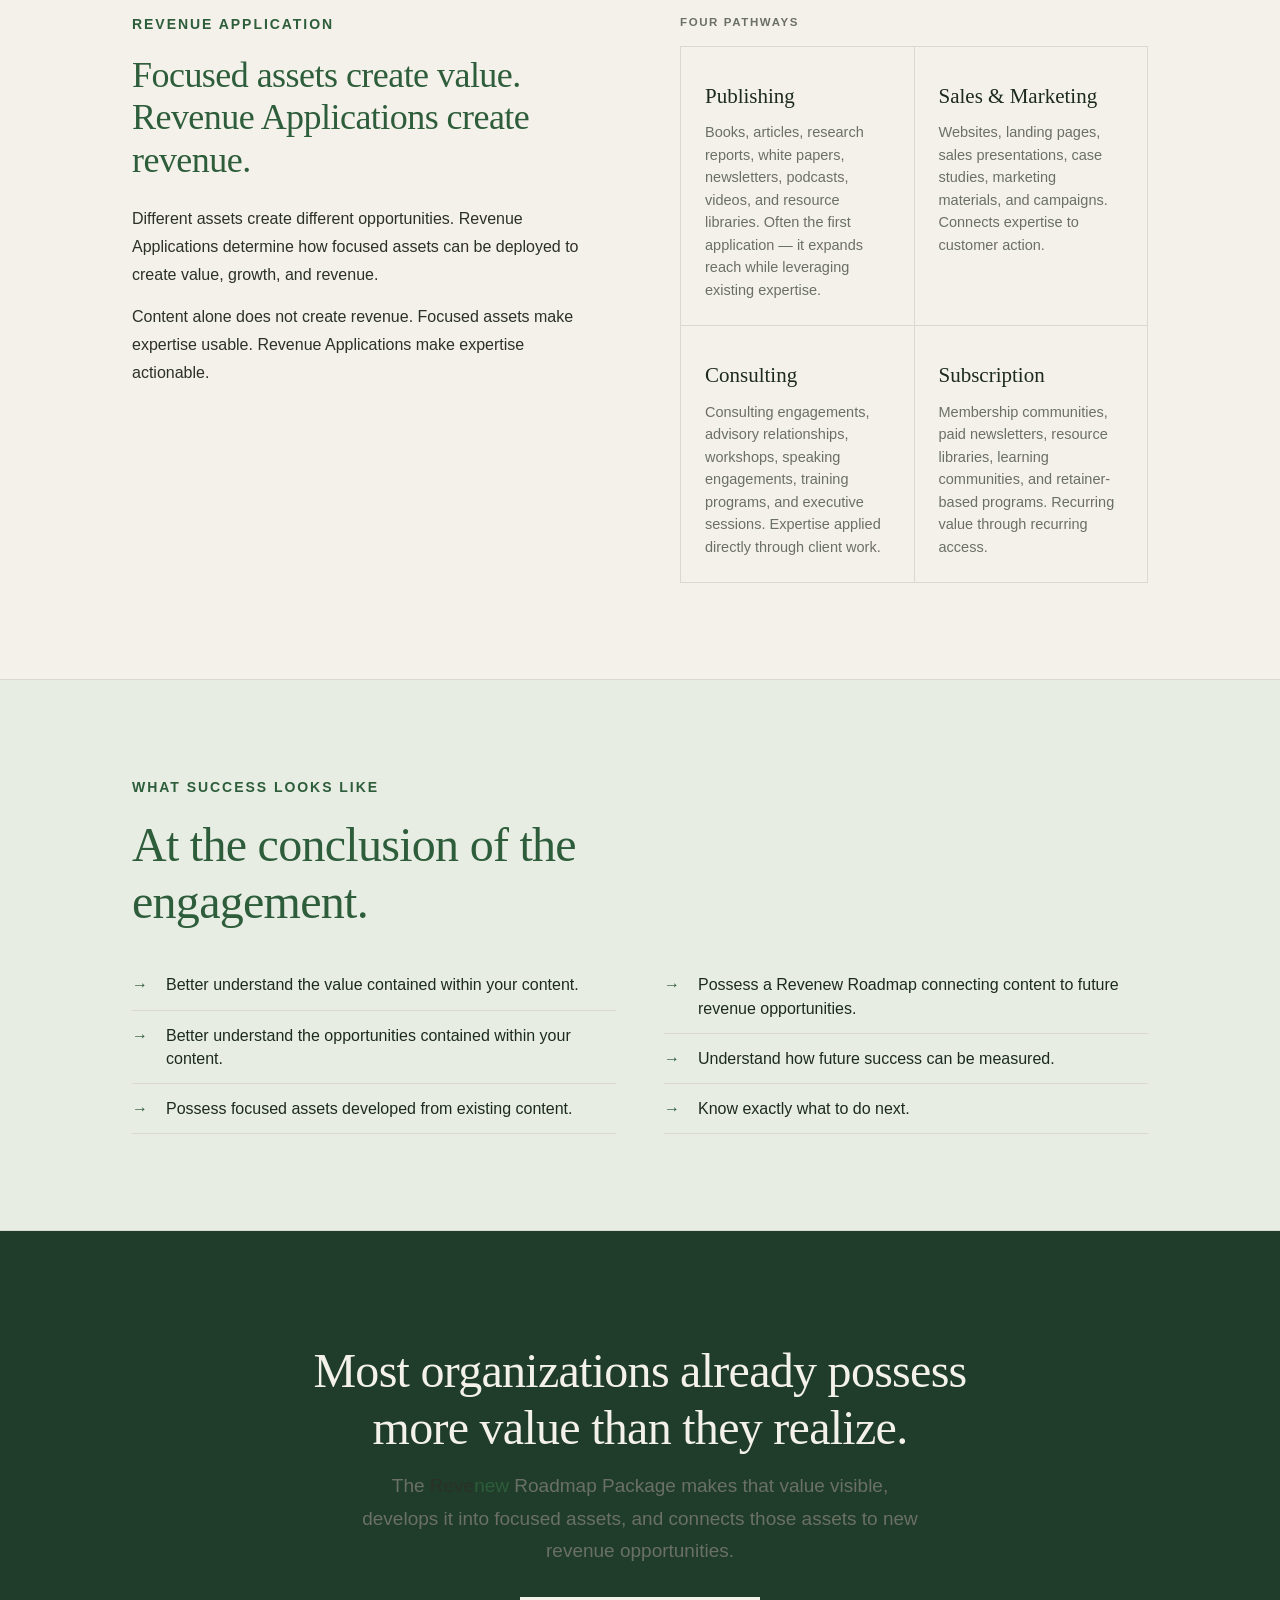
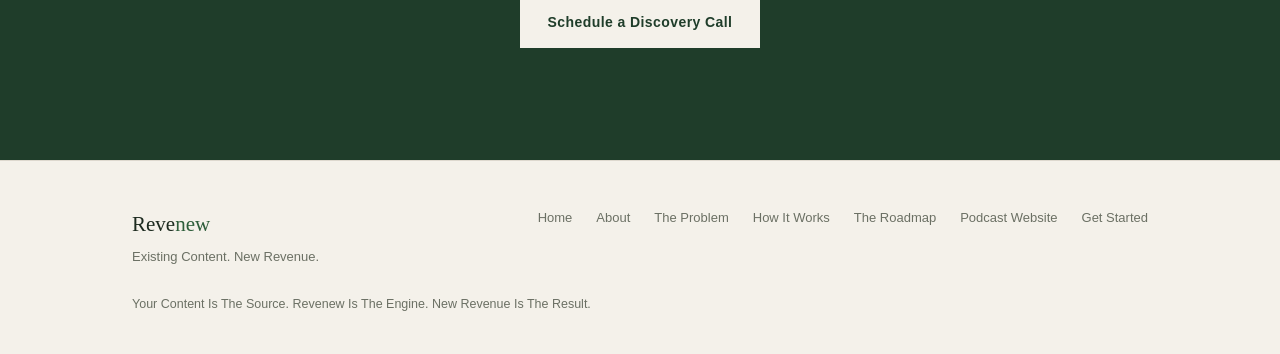
<file: revenew-roadmap.html>
<!DOCTYPE html><html lang="en"><head>
<meta charset="utf-8">
<meta name="viewport" content="width=device-width, initial-scale=1">
<title>Revenew Roadmap — Revenew</title>
<meta name="description" content="Revenew transforms existing content into focused assets and new revenue opportunities. Existing Content. New Revenue.">
<link rel="stylesheet" href="style.css">
</head><body>
<nav class="nav">
  <input type="checkbox" id="mtoggle" hidden>
  <div class="wrap"><div class="nav-inner">
  <a href="index.html" class="nav-logo">Reve<span class="g">new</span><span class="logo-tag">Existing Content. New Revenue.</span></a>
  <div class="nav-links"><a href="index.html" class="nav-link">Home</a><a href="about.html" class="nav-link">About</a><a href="problem.html" class="nav-link">The Problem</a><a href="how-it-works.html" class="nav-link">How It Works</a><a href="revenew-roadmap.html" class="nav-link active">The Roadmap</a><a href="podcast-website.html" class="nav-link">Podcast Website</a><a href="get-started.html" class="nav-cta">Schedule a Discovery Call</a></div>
  <label class="nav-burger" for="mtoggle" aria-label="Open menu"><span></span><span></span><span></span></label>
</div></div>
<div class="nav-mobile"><a href="index.html" class="nav-link">Home</a><a href="about.html" class="nav-link">About</a><a href="problem.html" class="nav-link">The Problem</a><a href="how-it-works.html" class="nav-link">How It Works</a><a href="revenew-roadmap.html" class="nav-link active">The Roadmap</a><a href="podcast-website.html" class="nav-link">Podcast Website</a><a href="get-started.html" class="nav-cta">Schedule a Discovery Call</a></div>
</nav>
<main>
<section class="section-hero"><div class="wrap">
  <div class="eyebrow">What Clients Receive</div>
  <h1 class="h1" style="max-width:840px;">The <span class="bm"><span class="bm-r">Reve</span><span class="bm-n">new</span></span> Roadmap Package.</h1>
  <p class="lead" style="margin-top:24px;max-width:680px;">Clients do not purchase a report. Clients do not purchase an assessment. Clients purchase a <span class="bm"><span class="bm-r">Reve</span><span class="bm-n">new</span></span> Roadmap — a strategic engagement that identifies opportunities, generates focused assets, and outlines a roadmap to revenue.</p>
</div></section>

<section class="section"><div class="wrap">
  <div class="two-col narrow-left">
    <div>
      <div class="minilabel">The Primary Deliverable</div>
      <h2 class="h2">From content to measurable results.</h2>
      <p class="body-text">The <span class="bm"><span class="bm-r">Reve</span><span class="bm-n">new</span></span> Roadmap is the primary deliverable provided by <span class="bm"><span class="bm-r">Reve</span><span class="bm-n">new</span></span>. Its purpose is to connect existing content to focused assets, focused assets to revenue opportunities, and revenue opportunities to measurable results.</p>
      <p class="body-text">Each engagement is customized to organizational objectives, content, and business needs. Every roadmap contains five core components.</p>
    </div>
    <div>
      <ul class="flist">
        <li><span>Content</span></li>
        <li><span>Focused Asset(s)</span></li>
        <li><span>Revenue Opportunity</span></li>
        <li><span>Measured Results</span></li>
      </ul>
    </div>
  </div>
</div></section>

<section class="section-panel"><div class="wrap">
  <div class="eyebrow">The Five Components</div>
  <h2 class="h2" style="max-width:820px;">A defined package, not an open-ended consulting engagement.</h2>
  <p class="body-text">The <span class="bm"><span class="bm-r">Reve</span><span class="bm-n">new</span></span> Roadmap Package is a structured set of deliverables with a clear beginning, middle, and end. Every engagement is tailored to the organization's content and objectives, but each one arrives as the same defined set of components.</p>
  <div class="card-grid"><div class="card-cell"><div class="ci">01</div><div class="ct">Content &amp; Strategic Assessment</div><div class="cb">A high-level overview of the engagement that evaluates the content reviewed — key findings, strategic observations, major opportunities identified, recommended priorities, and recommended next steps. Serves as the primary reference point for leaders and decision-makers.</div></div><div class="card-cell"><div class="ci">02</div><div class="ct">Focused Assets</div><div class="cb">Focused assets developed from existing content: documented synthesis of source materials, presentation decks and scripts, preparation and follow-up materials, audio and video deep dives and transcripts, strategic reports, educational resources, and training materials.</div></div><div class="card-cell"><div class="ci">03</div><div class="ct">Revenue Application</div><div class="cb">Practical applications connected to the assets created — primary revenue application, secondary applications, recommended sequence, ranked applications, and revenue measurement recommendations. Establishes a practical connection between focused assets and new revenue opportunities.</div></div><div class="card-cell"><div class="ci">04</div><div class="ct">Future Recommendations</div><div class="cb">Visibility into additional objectives that may be appropriate for future <span class="bm"><span class="bm-r">Reve</span><span class="bm-n">new</span></span> Roadmaps — recommended next focused assets and a recommended development sequence. Most organizations possess more opportunities than can be addressed in a single engagement.</div></div><div class="card-cell"><div class="ci">05</div><div class="ct">Engagement Summary</div><div class="cb">A complete, transparent record of the engagement: content reviewed, work completed, deliverables produced, opportunities identified, recommendations provided, and suggested next steps. Functions as a practical reference for future development.</div></div></div>
</div></section>

<section class="section"><div class="wrap">
  <div class="eyebrow">Leverage Core Expertise</div>
  <h2 class="h2" style="max-width:820px;">One focused asset becomes a massive, interconnected library of high-value formats.</h2>
  <div class="thesis-diagram"><svg viewBox="0 0 968 470" xmlns="http://www.w3.org/2000/svg" role="img" aria-label="One focused asset leveraged into an interconnected library of high-value formats: articles and website content, sales presentations and video scripts, training modules and workshops, lead magnets and short-form social content, and full educational courses" style="width:100%;display:block;"><defs><radialGradient id="ctrCore" cx="38%" cy="35%" r="75%"><stop offset="0%" stop-color="#7EB38C"/><stop offset="100%" stop-color="#1F3D2A"/></radialGradient></defs><path d="M204,235 C368,235 368,55 532,55" fill="none" stroke="#9EBFA8" stroke-width="1" opacity="0.7"/><path d="M204,235 C368,235 368,150 532,150" fill="none" stroke="#9EBFA8" stroke-width="1" opacity="0.7"/><path d="M204,235 C368,235 368,235 532,235" fill="none" stroke="#9EBFA8" stroke-width="1" opacity="0.7"/><path d="M204,235 C368,235 368,320 532,320" fill="none" stroke="#9EBFA8" stroke-width="1" opacity="0.7"/><path d="M204,235 C368,235 368,415 532,415" fill="none" stroke="#9EBFA8" stroke-width="1" opacity="0.7"/><path d="M584,55 C676.5,55 676.5,38 769,38" fill="none" stroke="#C9CFC5" stroke-width="0.9" opacity="0.8"/><path d="M584,55 C676.5,55 676.5,55 769,55" fill="none" stroke="#C9CFC5" stroke-width="0.9" opacity="0.8"/><path d="M584,55 C676.5,55 676.5,72 769,72" fill="none" stroke="#C9CFC5" stroke-width="0.9" opacity="0.8"/><path d="M584,150 C676.5,150 676.5,133 769,133" fill="none" stroke="#C9CFC5" stroke-width="0.9" opacity="0.8"/><path d="M584,150 C676.5,150 676.5,150 769,150" fill="none" stroke="#C9CFC5" stroke-width="0.9" opacity="0.8"/><path d="M584,150 C676.5,150 676.5,167 769,167" fill="none" stroke="#C9CFC5" stroke-width="0.9" opacity="0.8"/><path d="M584,235 C676.5,235 676.5,218 769,218" fill="none" stroke="#C9CFC5" stroke-width="0.9" opacity="0.8"/><path d="M584,235 C676.5,235 676.5,235 769,235" fill="none" stroke="#C9CFC5" stroke-width="0.9" opacity="0.8"/><path d="M584,235 C676.5,235 676.5,252 769,252" fill="none" stroke="#C9CFC5" stroke-width="0.9" opacity="0.8"/><path d="M584,320 C676.5,320 676.5,294.5 769,294.5" fill="none" stroke="#C9CFC5" stroke-width="0.9" opacity="0.8"/><path d="M584,320 C676.5,320 676.5,311.5 769,311.5" fill="none" stroke="#C9CFC5" stroke-width="0.9" opacity="0.8"/><path d="M584,320 C676.5,320 676.5,328.5 769,328.5" fill="none" stroke="#C9CFC5" stroke-width="0.9" opacity="0.8"/><path d="M584,320 C676.5,320 676.5,345.5 769,345.5" fill="none" stroke="#C9CFC5" stroke-width="0.9" opacity="0.8"/><path d="M584,415 C676.5,415 676.5,389.5 769,389.5" fill="none" stroke="#C9CFC5" stroke-width="0.9" opacity="0.8"/><path d="M584,415 C676.5,415 676.5,406.5 769,406.5" fill="none" stroke="#C9CFC5" stroke-width="0.9" opacity="0.8"/><path d="M584,415 C676.5,415 676.5,423.5 769,423.5" fill="none" stroke="#C9CFC5" stroke-width="0.9" opacity="0.8"/><path d="M584,415 C676.5,415 676.5,440.5 769,440.5" fill="none" stroke="#C9CFC5" stroke-width="0.9" opacity="0.8"/><circle cx="778" cy="38" r="7" fill="#FFFFFF" stroke="#2D5D3A" stroke-width="1.3"/><circle cx="778" cy="55" r="7" fill="#FFFFFF" stroke="#2D5D3A" stroke-width="1.3"/><circle cx="778" cy="72" r="7" fill="#FFFFFF" stroke="#2D5D3A" stroke-width="1.3"/><circle cx="778" cy="133" r="7" fill="#FFFFFF" stroke="#2D5D3A" stroke-width="1.3"/><circle cx="778" cy="150" r="7" fill="#FFFFFF" stroke="#2D5D3A" stroke-width="1.3"/><circle cx="778" cy="167" r="7" fill="#FFFFFF" stroke="#2D5D3A" stroke-width="1.3"/><circle cx="778" cy="218" r="7" fill="#FFFFFF" stroke="#2D5D3A" stroke-width="1.3"/><circle cx="778" cy="235" r="7" fill="#FFFFFF" stroke="#2D5D3A" stroke-width="1.3"/><circle cx="778" cy="252" r="7" fill="#FFFFFF" stroke="#2D5D3A" stroke-width="1.3"/><circle cx="778" cy="294.5" r="7" fill="#FFFFFF" stroke="#2D5D3A" stroke-width="1.3"/><circle cx="778" cy="311.5" r="7" fill="#FFFFFF" stroke="#2D5D3A" stroke-width="1.3"/><circle cx="778" cy="328.5" r="7" fill="#FFFFFF" stroke="#2D5D3A" stroke-width="1.3"/><circle cx="778" cy="345.5" r="7" fill="#FFFFFF" stroke="#2D5D3A" stroke-width="1.3"/><circle cx="778" cy="389.5" r="7" fill="#FFFFFF" stroke="#2D5D3A" stroke-width="1.3"/><circle cx="778" cy="406.5" r="7" fill="#FFFFFF" stroke="#2D5D3A" stroke-width="1.3"/><circle cx="778" cy="423.5" r="7" fill="#FFFFFF" stroke="#2D5D3A" stroke-width="1.3"/><circle cx="778" cy="440.5" r="7" fill="#FFFFFF" stroke="#2D5D3A" stroke-width="1.3"/><path d="M527,55 H537 M583,55 H593 M560,22 V32 M560,78 V88" stroke="#2D5D3A" stroke-width="1" opacity="0.45"/><circle cx="560" cy="55" r="26" fill="#FFFFFF" stroke="#2D5D3A" stroke-width="1.3"/><circle cx="560" cy="55" r="11" fill="#2D5D3A"/><path d="M527,150 H537 M583,150 H593 M560,117 V127 M560,173 V183" stroke="#2D5D3A" stroke-width="1" opacity="0.45"/><circle cx="560" cy="150" r="26" fill="#FFFFFF" stroke="#2D5D3A" stroke-width="1.3"/><circle cx="560" cy="150" r="11" fill="#2D5D3A"/><path d="M527,235 H537 M583,235 H593 M560,202 V212 M560,258 V268" stroke="#2D5D3A" stroke-width="1" opacity="0.45"/><circle cx="560" cy="235" r="26" fill="#FFFFFF" stroke="#2D5D3A" stroke-width="1.3"/><circle cx="560" cy="235" r="11" fill="#2D5D3A"/><path d="M527,320 H537 M583,320 H593 M560,287 V297 M560,343 V353" stroke="#2D5D3A" stroke-width="1" opacity="0.45"/><circle cx="560" cy="320" r="26" fill="#FFFFFF" stroke="#2D5D3A" stroke-width="1.3"/><circle cx="560" cy="320" r="11" fill="#2D5D3A"/><path d="M527,415 H537 M583,415 H593 M560,382 V392 M560,438 V448" stroke="#2D5D3A" stroke-width="1" opacity="0.45"/><circle cx="560" cy="415" r="26" fill="#FFFFFF" stroke="#2D5D3A" stroke-width="1.3"/><circle cx="560" cy="415" r="11" fill="#2D5D3A"/><line x1="210" y1="235" x2="220" y2="235" stroke="#2D5D3A" stroke-width="1" opacity="0.4"/><line x1="192.4" y1="277.4" x2="199.5" y2="284.5" stroke="#2D5D3A" stroke-width="1" opacity="0.4"/><line x1="150" y1="295" x2="150" y2="305" stroke="#2D5D3A" stroke-width="1" opacity="0.4"/><line x1="107.6" y1="277.4" x2="100.5" y2="284.5" stroke="#2D5D3A" stroke-width="1" opacity="0.4"/><line x1="90" y1="235" x2="80" y2="235" stroke="#2D5D3A" stroke-width="1" opacity="0.4"/><line x1="107.6" y1="192.6" x2="100.5" y2="185.5" stroke="#2D5D3A" stroke-width="1" opacity="0.4"/><line x1="150" y1="175" x2="150" y2="165" stroke="#2D5D3A" stroke-width="1" opacity="0.4"/><line x1="192.4" y1="192.6" x2="199.5" y2="185.5" stroke="#2D5D3A" stroke-width="1" opacity="0.4"/><circle cx="150" cy="235" r="58" fill="none" stroke="#7EB38C" stroke-width="1.3" opacity="0.6"/><circle cx="150" cy="235" r="44" fill="#2D5D3A"/><text x="150" y="229" text-anchor="middle" font-family="Helvetica Neue,Helvetica,Arial,sans-serif" font-size="14" font-weight="600" fill="#FFFFFF">Focused</text><text x="150" y="248" text-anchor="middle" font-family="Helvetica Neue,Helvetica,Arial,sans-serif" font-size="14" font-weight="600" fill="#FFFFFF">Assets</text><text x="798" y="51" font-family="Helvetica Neue,Helvetica,Arial,sans-serif" font-size="13" font-weight="500" fill="#2B3128"><tspan x="798" dy="0">Articles &</tspan><tspan x="798" dy="16">Website content</tspan></text><text x="798" y="146" font-family="Helvetica Neue,Helvetica,Arial,sans-serif" font-size="13" font-weight="500" fill="#2B3128"><tspan x="798" dy="0">Sales presentations</tspan><tspan x="798" dy="16">& Video scripts</tspan></text><text x="798" y="231" font-family="Helvetica Neue,Helvetica,Arial,sans-serif" font-size="13" font-weight="500" fill="#2B3128"><tspan x="798" dy="0">Training modules</tspan><tspan x="798" dy="16">& Workshops</tspan></text><text x="798" y="308" font-family="Helvetica Neue,Helvetica,Arial,sans-serif" font-size="13" font-weight="500" fill="#2B3128"><tspan x="798" dy="0">Lead magnets &</tspan><tspan x="798" dy="16">Short-form social</tspan><tspan x="798" dy="16">content</tspan></text><text x="798" y="411" font-family="Helvetica Neue,Helvetica,Arial,sans-serif" font-size="13" font-weight="500" fill="#2B3128"><tspan x="798" dy="0">Full educational</tspan><tspan x="798" dy="16">courses</tspan></text></svg></div>
</div></section>

<section class="section"><div class="wrap">
  <div class="two-col">
    <div>
      <div class="eyebrow">Revenue Application</div>
      <h2 class="h2" style="font-size:clamp(26px,3.2vw,36px);">Focused assets create value. Revenue Applications create revenue.</h2>
      <p class="body-text">Different assets create different opportunities. Revenue Applications determine how focused assets can be deployed to create value, growth, and revenue.</p>
      <p class="body-text">Content alone does not create revenue. Focused assets make expertise usable. Revenue Applications make expertise actionable.</p>
    </div>
    <div>
      <div class="minilabel">Four Pathways</div>
      <div class="card-grid"><div class="card-cell"><div class="ct">Publishing</div><div class="cb">Books, articles, research reports, white papers, newsletters, podcasts, videos, and resource libraries. Often the first application — it expands reach while leveraging existing expertise.</div></div><div class="card-cell"><div class="ct">Sales &amp; Marketing</div><div class="cb">Websites, landing pages, sales presentations, case studies, marketing materials, and campaigns. Connects expertise to customer action.</div></div><div class="card-cell"><div class="ct">Consulting</div><div class="cb">Consulting engagements, advisory relationships, workshops, speaking engagements, training programs, and executive sessions. Expertise applied directly through client work.</div></div><div class="card-cell"><div class="ct">Subscription</div><div class="cb">Membership communities, paid newsletters, resource libraries, learning communities, and retainer-based programs. Recurring value through recurring access.</div></div></div>
    </div>
  </div>
</div></section>

<section class="section-panel"><div class="wrap">
  <div class="eyebrow">What Success Looks Like</div>
  <h2 class="h2" style="max-width:680px;">At the conclusion of the engagement.</h2>
  <div class="two-col" style="gap:48px;">
    <ul class="flist">
      <li><span>Better understand the value contained within your content.</span></li>
      <li><span>Better understand the opportunities contained within your content.</span></li>
      <li><span>Possess focused assets developed from existing content.</span></li>
    </ul>
    <ul class="flist">
      <li><span>Possess a Revenew Roadmap connecting content to future revenue opportunities.</span></li>
      <li><span>Understand how future success can be measured.</span></li>
      <li><span>Know exactly what to do next.</span></li>
    </ul>
  </div>
</div></section>

<section class="section-dark"><div class="wrap" style="text-align:center;">
  <h2 class="h2" style="color:var(--bg);max-width:720px;margin:0 auto 14px;">Most organizations already possess more value than they realize.</h2>
  <p class="lead" style="color:var(--faint);margin:0 auto 30px;max-width:560px;">The <span class="bm"><span class="bm-r">Reve</span><span class="bm-n">new</span></span> Roadmap Package makes that value visible, develops it into focused assets, and connects those assets to new revenue opportunities.</p>
  <a class="btn btn-light" href="get-started.html">Schedule a Discovery Call</a>
</div></section>
</main>
<footer class="footer"><div class="wrap"><div class="footer-inner">
  <div>
    <div class="fmark">Reve<span class="g">new</span></div>
    <div class="ftag">Existing Content. New Revenue.</div>
  </div>
  <nav class="fnav"><a href="index.html">Home</a><a href="about.html">About</a><a href="problem.html">The Problem</a><a href="how-it-works.html">How It Works</a><a href="revenew-roadmap.html">The Roadmap</a><a href="podcast-website.html">Podcast Website</a><a href="get-started.html">Get Started</a></nav>
</div>
<div class="fcopy">Your Content Is The Source. Revenew Is The Engine. New Revenue Is The Result.</div>
</div></footer>
</body></html>
</file>
<file: style.css>
/* ============================================================
   REVENEW — Website
   Brand Kit aligned: forest green + warm cream + serif typography.
   System serif (Georgia/Times New Roman) · system sans · multi-page.
   No external font loading — renders identically everywhere.
   ============================================================ */

:root{
  /* Dark backgrounds */
  --forest:#1F3D2A;--forest-mid:#284533;--forest-circle:#264030;
  /* Light backgrounds */
  --cream:#F4F1EA;--cream-mid:#E8EDE4;
  /* Greens */
  --green-heading:#2D5D3A;--green-accent:#7EB38C;--green-accent2:#9ECAAA;
  --green-bullet:#6E9E7C;--green-rule:#9EBFA8;--green-muted:#6B7064;
  /* Text */
  --text-dark:#1C2A1F;--text-body:#2B3128;--text-muted:#6B7064;--text-pgnum:#899082;--quote-text:#E6EFE8;

  --bg:var(--cream);--panel:var(--cream-mid);--ink:var(--text-dark);--muted:var(--text-muted);--faint:var(--green-muted);
  --accent:var(--green-heading);--billgreen:var(--green-heading);--line:#DDD8CE;--line2:#C9CFC5;--white:#FFFFFF;

  --serif:Georgia,'Times New Roman',Times,serif;--sans:'Helvetica Neue',Helvetica,Arial,sans-serif;
  --ease-out:cubic-bezier(0.0,0.0,0.2,1.0);--dur-fast:120ms;--dur-base:200ms;
}
*,*::before,*::after{box-sizing:border-box;margin:0;padding:0;}
html{scroll-behavior:smooth;}
body{background:var(--cream);color:var(--text-body);font-family:var(--sans);font-size:17px;line-height:1.65;-webkit-font-smoothing:antialiased;min-height:100vh;display:flex;flex-direction:column;}
main{flex:1;}
img,svg{display:block;max-width:100%;}
a{color:inherit;text-decoration:none;}
.wrap{width:100%;max-width:1080px;margin:0 auto;padding:0 32px;}
.wrap-narrow{max-width:760px;margin:0 auto;padding:0 32px;}

.nav{position:sticky;top:0;z-index:100;background:rgba(244,241,234,0.94);backdrop-filter:blur(12px);border-bottom:1px solid var(--line);}
.nav-inner{display:flex;align-items:center;justify-content:space-between;height:70px;}
.nav-logo{font-family:var(--serif);font-size:23px;font-weight:400;letter-spacing:-0.01em;color:var(--text-body);cursor:pointer;}
.nav-logo .g{color:var(--green-heading);}
.nav-logo .logo-tag{display:block;font-family:var(--sans);font-size:8.5px;font-weight:600;letter-spacing:0.18em;text-transform:uppercase;color:var(--text-muted);margin-top:1px;}
.nav-links{display:flex;gap:26px;align-items:center;}
.nav-link{font-size:13.5px;font-weight:500;letter-spacing:0.01em;color:var(--text-muted);padding:5px 0;border-bottom:1.5px solid transparent;transition:color .15s;white-space:nowrap;}
.nav-link:hover{color:var(--text-dark);}
.nav-link.active{color:var(--text-dark);border-bottom-color:var(--green-heading);}
.nav-cta{background:var(--forest);color:var(--cream);font-size:13px;font-weight:600;letter-spacing:0.03em;padding:10px 20px;transition:background .15s;white-space:nowrap;}
.nav-cta:hover{background:var(--green-heading);}
.nav-burger{display:none;background:none;border:none;cursor:pointer;padding:8px;flex-direction:column;gap:5px;}
.nav-burger span{display:block;width:22px;height:1.5px;background:var(--text-dark);}
.nav-mobile{display:none;flex-direction:column;border-top:1px solid var(--line);background:var(--cream);padding:8px 0 16px;}
#mtoggle:checked ~ .nav-mobile{display:flex;}
.nav-mobile .nav-link{padding:12px 32px;font-size:15px;border-bottom:1px solid var(--line);}
.nav-mobile .nav-link.active{color:var(--green-heading);}
.nav-mobile .nav-cta{margin:12px 32px 0;text-align:center;display:block;padding:12px 20px;}

.eyebrow{font-family:var(--sans);font-size:14px;font-weight:700;letter-spacing:0.14em;text-transform:uppercase;color:var(--green-heading);margin-bottom:18px;}
.eyebrow .g{color:var(--green-heading);}
.display{font-family:var(--serif);font-weight:400;letter-spacing:-0.02em;line-height:1.06;font-size:clamp(52px,7.5vw,84px);}
.h1{font-family:var(--serif);font-weight:400;letter-spacing:-0.018em;line-height:1.1;font-size:clamp(44px,6vw,68px);color:var(--text-dark);}
.h2{font-family:var(--serif);font-weight:400;letter-spacing:-0.015em;line-height:1.18;font-size:clamp(34px,4.2vw,48px);margin-bottom:24px;color:var(--green-heading);}
.h3{font-family:var(--serif);font-weight:400;letter-spacing:-0.01em;line-height:1.3;font-size:clamp(22px,2.5vw,27px);margin-bottom:12px;color:var(--green-heading);}
.lead{font-size:clamp(17px,1.8vw,19px);color:var(--text-muted);line-height:1.7;max-width:600px;}
.body-text{color:var(--text-body);font-size:16px;line-height:1.75;max-width:640px;}
.body-text+.body-text{margin-top:14px;}
.staccato{font-family:var(--serif);font-size:clamp(18px,2vw,22px);line-height:1.85;color:var(--text-body);max-width:620px;}
.staccato strong{color:var(--text-dark);font-weight:700;}
.staccato p+p{margin-top:18px;}
.bm .bm-r{color:var(--text-body);} .bm .bm-n{color:var(--green-heading);}
em{font-style:italic;}

.section{padding:96px 0;border-top:1px solid var(--line);}
.section:first-of-type{border-top:none;}
.section-hero{padding:88px 0 84px;}
.section-panel{padding:96px 0;background:var(--cream-mid);border-top:1px solid var(--line);}
.section-dark{padding:112px 0;background:var(--forest);color:var(--cream);border-top:1px solid var(--line);}
.section-tight{padding:64px 0;}

.btn{display:inline-flex;align-items:center;gap:8px;font-family:var(--sans);font-size:14px;font-weight:600;letter-spacing:0.03em;padding:14px 28px;border-radius:0;border:none;cursor:pointer;transition:background .15s,color .15s,border-color .15s;}
.btn-primary{background:var(--forest);color:var(--cream);}
.btn-primary:hover{background:var(--green-heading);}
.btn-ghost{background:transparent;color:var(--text-dark);border:1px solid var(--line2);}
.btn-ghost:hover{border-color:var(--text-dark);}
.btn-light{background:var(--cream);color:var(--forest);}
.btn-light:hover{background:var(--green-accent2);color:var(--forest);}
.btn-ghost-light{background:transparent;color:var(--cream);border:1px solid rgba(244,241,234,.35);}
.btn-ghost-light:hover{border-color:rgba(244,241,234,.7);}
.btn-row{display:flex;gap:14px;flex-wrap:wrap;margin-top:36px;}

.two-col{display:grid;grid-template-columns:1fr 1fr;gap:80px;align-items:start;}
.hero-grid{grid-template-columns:1fr 1.15fr;}
.two-col-center{align-items:center;}
.narrow-left{grid-template-columns:.9fr 1.1fr;}

.thesis-row{display:grid;grid-template-columns:90px 1fr;gap:20px;align-items:baseline;padding:16px 0;border-bottom:1px solid var(--line);}
.thesis-label{font-size:10.5px;font-weight:600;letter-spacing:0.14em;text-transform:uppercase;color:var(--green-muted);}
.thesis-line{font-family:var(--serif);font-size:clamp(17px,1.8vw,20px);font-weight:400;color:var(--text-dark);}
.thesis-line em{font-style:italic;color:var(--green-heading);}

.funnel-visual{position:relative;display:flex;flex-direction:column;align-items:center;}
.funnel-art{width:100%;max-width:560px;}
.funnel-caption{margin-top:6px;text-align:center;font-size:14px;font-weight:500;color:var(--text-muted);max-width:340px;line-height:1.5;}

.formula-band{background:var(--cream-mid);border-top:1px solid var(--line);border-bottom:1px solid var(--line);}
.formula-inner{display:flex;align-items:center;justify-content:center;gap:clamp(24px,5vw,80px);padding:40px 0;flex-wrap:wrap;}
.formula-item{text-align:center;}
.formula-word{font-family:var(--serif);font-size:clamp(22px,2.6vw,30px);font-weight:400;color:var(--text-dark);}
.formula-word.green{color:var(--green-heading);}
.formula-word .bm-n{color:var(--green-heading);}
.formula-desc{font-size:10.5px;font-weight:600;letter-spacing:0.14em;text-transform:uppercase;color:var(--green-muted);margin-top:6px;}
.formula-arrow{font-size:22px;color:var(--green-muted);line-height:1;}

.thesis-diagram{margin:44px auto 0;max-width:840px;}
.engine-diagram{margin:8px auto 0;max-width:600px;}

.card-grid{display:grid;grid-template-columns:repeat(2,1fr);gap:1px;background:var(--line);border:1px solid var(--line);margin-top:8px;}
.card-grid.three{grid-template-columns:repeat(3,1fr);}
.card-cell{background:var(--cream);padding:24px 24px;}
.card-cell .ci{font-family:var(--sans);font-size:11px;font-weight:700;letter-spacing:0.1em;color:var(--green-heading);}
.card-cell .ct{font-family:var(--serif);font-size:21px;font-weight:400;color:var(--text-dark);margin:8px 0 8px;}
.card-cell .cb{font-size:14.5px;color:var(--text-muted);line-height:1.55;}

.steps{margin-top:8px;}
.step{display:grid;grid-template-columns:54px 1fr;gap:22px;padding:22px 0;border-top:1px solid var(--line);align-items:start;}
.step:last-child{border-bottom:1px solid var(--line);}
.step .sn{font-family:var(--serif);font-size:32px;font-weight:400;color:var(--green-heading);line-height:1;}
.step .sh{font-family:var(--serif);font-size:22px;font-weight:400;color:var(--green-heading);margin-bottom:6px;}
.step .sb{font-size:15px;color:var(--text-muted);line-height:1.6;max-width:640px;}

.flist{list-style:none;margin:6px 0 0;}
.flist li{display:grid;grid-template-columns:24px 1fr;gap:10px;padding:13px 0;border-bottom:1px solid var(--line);color:var(--text-dark);font-size:16px;line-height:1.45;align-items:baseline;}
.flist li::before{content:"\2192";color:var(--green-heading);font-weight:600;}
.flist.muted li{color:var(--text-muted);}

.rows{list-style:none;margin:6px 0 0;}
.rows li{position:relative;padding:11px 0 11px 22px;border-bottom:1px solid var(--line);color:var(--text-muted);font-size:15.5px;}
.rows li::before{content:"";position:absolute;left:2px;top:18px;width:6px;height:6px;border-radius:50%;background:var(--green-bullet);}

.chips{display:grid;grid-template-columns:1fr 1fr;gap:0 36px;}
.chips .c{position:relative;padding:9px 0 9px 18px;border-bottom:1px solid var(--line);color:var(--text-muted);font-size:15px;}
.chips .c::before{content:"";position:absolute;left:2px;top:16px;width:5px;height:5px;border-radius:50%;background:var(--green-bullet);opacity:.85;}

.aud-grid{display:grid;grid-template-columns:repeat(4,1fr);border-top:1px solid var(--line);border-left:1px solid var(--line);margin-top:10px;}
.aud-grid .a{border-right:1px solid var(--line);border-bottom:1px solid var(--line);padding:22px 20px;font-size:15.5px;color:var(--text-muted);}

.callout{background:var(--forest);color:var(--cream);padding:40px 44px;text-align:center;}
.callout .line{font-family:var(--serif);font-weight:400;font-size:clamp(20px,2.4vw,26px);line-height:1.5;}
.callout .line .g{color:var(--green-accent);}
.callout .dim{color:var(--green-rule);}

.minilabel{font-size:11.5px;font-weight:700;letter-spacing:0.14em;text-transform:uppercase;color:var(--green-muted);margin-bottom:14px;}

.notebox{border:1px solid var(--line2);padding:20px 26px;text-align:center;max-width:680px;margin:0 auto;}
.notebox .nh{font-family:var(--serif);font-size:18px;font-weight:400;color:var(--green-heading);margin-bottom:6px;}
.notebox p{color:var(--text-muted);font-size:15.5px;margin:0;}

.pipeline{display:flex;align-items:center;gap:10px;flex-wrap:wrap;margin:8px 0 0;}
.pipeline .node{border:1px solid var(--line2);padding:7px 16px;font-size:14px;color:var(--text-dark);}
.pipeline .node.hl{border-color:var(--green-heading);color:var(--green-heading);background:rgba(45,93,58,.08);}
.pipeline .sep{color:var(--green-heading);}

.form-card{background:var(--cream);border:1px solid var(--line);padding:34px 38px;max-width:640px;}
.field{margin-bottom:18px;}
.field label{display:block;font-size:10.5px;font-weight:700;letter-spacing:0.12em;text-transform:uppercase;color:var(--green-muted);margin-bottom:7px;}
.field input,.field textarea{width:100%;font-family:var(--serif);font-size:16px;color:var(--text-dark);background:var(--cream-mid);border:1px solid var(--line2);border-radius:0;padding:11px 13px;line-height:1.4;}
.field input:focus,.field textarea:focus{outline:none;border-color:var(--green-heading);box-shadow:0 0 0 2px rgba(45,93,58,.14);}
.field textarea{resize:vertical;min-height:120px;}
.form-note{font-size:13.5px;color:var(--green-muted);margin-top:8px;}

.footer{background:var(--cream);border-top:1px solid var(--line);padding:46px 0 40px;}
.footer-inner{display:flex;justify-content:space-between;gap:30px;flex-wrap:wrap;align-items:flex-start;}
.footer .fmark{font-family:var(--serif);font-size:21px;font-weight:400;color:var(--text-dark);}
.footer .fmark .g{color:var(--green-heading);}
.footer .ftag{font-size:13px;color:var(--text-muted);margin-top:4px;}
.footer .fnav{display:flex;gap:24px;flex-wrap:wrap;}
.footer .fnav a{font-size:13px;color:var(--text-muted);}
.footer .fnav a:hover{color:var(--green-heading);}
.footer .fcopy{font-size:12.5px;color:var(--green-muted);margin-top:26px;}

@media (max-width:860px){
  .two-col,.hero-grid,.narrow-left{grid-template-columns:1fr;gap:44px;}
  .card-grid,.card-grid.three{grid-template-columns:1fr;}
  .chips{grid-template-columns:1fr;}
  .aud-grid{grid-template-columns:repeat(2,1fr);}
  .nav-links{display:none;}
  .nav-burger{display:flex;}
  .section,.section-panel,.section-dark{padding:64px 0;}
  .section-hero{padding:56px 0 52px;}
  .formula-inner{flex-direction:column;gap:8px;}
  .formula-arrow{transform:rotate(90deg);}
}
@media (max-width:520px){
  .aud-grid{grid-template-columns:1fr;}
  .callout{padding:30px 24px;}
  .form-card{padding:24px 22px;}
  .wrap,.wrap-narrow{padding:0 22px;}
  .step{grid-template-columns:40px 1fr;gap:14px;}
}
@media (prefers-reduced-motion:reduce){*{animation:none!important;transition:none!important;scroll-behavior:auto!important;}}

/* ============================================================
   NAVIGATION — seven items (added with the Podcast Website page)
   Tightens spacing on mid-width screens and switches to the
   menu button before the links can collide with the logo.
   ============================================================ */
.nav-logo .logo-tag{white-space:nowrap;}
.nav-links{gap:20px;}
.nav-cta{padding:10px 16px;}
@media (max-width:1100px){
  .nav-links{gap:15px;}
  .nav-link{font-size:13px;}
  .nav-cta{padding:9px 13px;font-size:12.5px;}
}
@media (max-width:1000px){
  .nav-links{display:none;}
  .nav-burger{display:flex;}
}

/* Home page: link to the Podcast Website application */
.pw-homelink{margin-top:40px;font-size:16px;line-height:1.6;color:var(--text-muted);max-width:640px;}
.pw-homelink a{color:var(--green-heading);font-weight:600;white-space:nowrap;transition:color .15s;}
.pw-homelink a:hover{color:var(--text-dark);}

/* ============================================================
   PODCAST WEBSITE PAGE
   ============================================================ */
.pw-hero-grid{grid-template-columns:1fr 1.08fr;gap:56px;}
.pw-h1{font-size:clamp(38px,4.6vw,54px);text-wrap:balance;}
.pw-sub{font-family:var(--serif);font-size:clamp(19px,2vw,23px);line-height:1.45;color:var(--green-heading);margin-top:24px;max-width:520px;}
.pw-hero .lead{margin-top:18px;max-width:520px;font-size:clamp(16px,1.6vw,17.5px);}

/* Browser frame around a desktop screenshot */
.frame{background:var(--white);border:1px solid var(--line2);}
.frame-bar{display:flex;align-items:center;gap:6px;height:26px;padding:0 10px;background:var(--cream-mid);border-bottom:1px solid var(--line2);}
.frame-bar i{display:block;width:7px;height:7px;border-radius:50%;background:var(--line2);flex:none;}
.frame-url{margin-left:8px;font-size:10.5px;letter-spacing:0.02em;color:var(--text-muted);white-space:nowrap;overflow:hidden;text-overflow:ellipsis;}
.frame img{width:100%;height:auto;aspect-ratio:1.91;object-fit:cover;object-position:top left;}

/* Phone frame around a mobile screenshot */
.phone{background:var(--white);border:5px solid var(--forest);}
.phone img{width:100%;height:auto;aspect-ratio:9/16;object-fit:cover;object-position:top center;}

/* Hero: three finished sites, stacked */
.pw-stack{position:relative;aspect-ratio:1.28;}
.pw-stack .frame{position:absolute;width:80%;}
.pw-stack .s1{top:0;right:0;z-index:1;}
.pw-stack .s2{top:22%;left:10%;z-index:2;}
.pw-stack .s3{top:44%;left:0;z-index:3;}
.pw-stack-caption{margin-top:14px;font-size:13px;color:var(--text-muted);text-align:right;}

/* Transformation flowchart */
.flow{display:flex;flex-direction:column;align-items:stretch;max-width:400px;width:100%;margin:0 auto;}
.flow-box{background:var(--cream);border:1px solid var(--green-rule);padding:20px 24px;text-align:center;font-family:var(--sans);font-size:15px;font-weight:700;letter-spacing:0.02em;color:var(--green-heading);}
.flow-box .fb-sub{display:block;margin-top:4px;font-size:12.5px;font-weight:500;letter-spacing:0.01em;color:var(--text-muted);}
.flow-box.end{background:var(--forest);border-color:var(--forest);color:var(--cream);}
.flow-box.end .fb-sub{color:var(--green-rule);}
.flow-arrow{text-align:center;font-size:22px;line-height:1;color:#9AA893;padding:10px 0;}

/* Possibilities */
.pw-intro{margin-bottom:36px;}
.proof{display:grid;grid-template-columns:repeat(3,1fr);gap:28px;margin-top:56px;}
.proof figcaption{margin-top:12px;line-height:1.45;}
.proof .pc-t{display:block;font-size:14.5px;color:var(--text-dark);}
.proof .pc-s{display:block;margin-top:2px;font-size:11px;font-weight:700;letter-spacing:0.12em;text-transform:uppercase;color:var(--green-muted);}
.pw-note{margin-top:48px;padding-top:28px;border-top:1px solid var(--line);font-size:16px;line-height:1.75;color:var(--text-muted);max-width:760px;}

/* The Work — case studies */
.cases{margin-top:16px;}
.case{display:grid;grid-template-columns:1.3fr 1fr;gap:64px;align-items:center;padding:64px 0;border-top:1px solid var(--line2);}
.case:first-child{border-top:none;padding-top:32px;}
.case-media{position:relative;padding:0 80px 48px 0;}
.case-media .phone{position:absolute;right:0;bottom:0;width:25%;z-index:2;}
.case.flip .case-media{order:2;padding:0 0 48px 80px;}
.case.flip .case-media .phone{right:auto;left:0;}
.case-name{font-family:var(--serif);font-size:clamp(26px,2.8vw,32px);font-weight:400;line-height:1.2;color:var(--text-dark);margin-bottom:14px;}
.case-desc{font-size:16px;line-height:1.75;color:var(--text-body);margin-bottom:14px;}
.case-link{display:inline-block;margin-top:24px;font-size:14px;font-weight:600;letter-spacing:0.03em;color:var(--green-heading);transition:color .15s;}
.case-link:hover{color:var(--text-dark);}

/* Closing call to action */
.pw-close-lines{font-family:var(--serif);font-size:clamp(18px,2vw,22px);line-height:1.8;color:var(--green-rule);margin-bottom:18px;}
.pw-close .h2{color:var(--cream);margin:0 auto 30px;font-size:clamp(32px,4vw,46px);}
.pw-close .tagline{margin-top:30px;font-size:12px;font-weight:600;letter-spacing:0.16em;text-transform:uppercase;color:var(--green-rule);}

@media (max-width:860px){
  .pw-hero-grid{grid-template-columns:1fr;gap:48px;}
  .proof{grid-template-columns:1fr;gap:32px;max-width:560px;}
  .case,.case.flip{grid-template-columns:1fr;gap:36px;padding:48px 0;}
  .case.flip .case-media{order:0;padding:0 48px 40px 0;}
  .case.flip .case-media .phone{left:auto;right:0;}
  .case-media{padding:0 48px 40px 0;}
}
@media (max-width:520px){
  .pw-stack .frame{width:86%;}
  .pw-stack .s2{left:7%;}
  .frame-bar{height:20px;}
  .frame-url{font-size:9.5px;}
  .case-media,.case.flip .case-media{padding:0 32px 32px 0;}
  .case-media .phone{width:30%;border-width:4px;}
}
</file>
